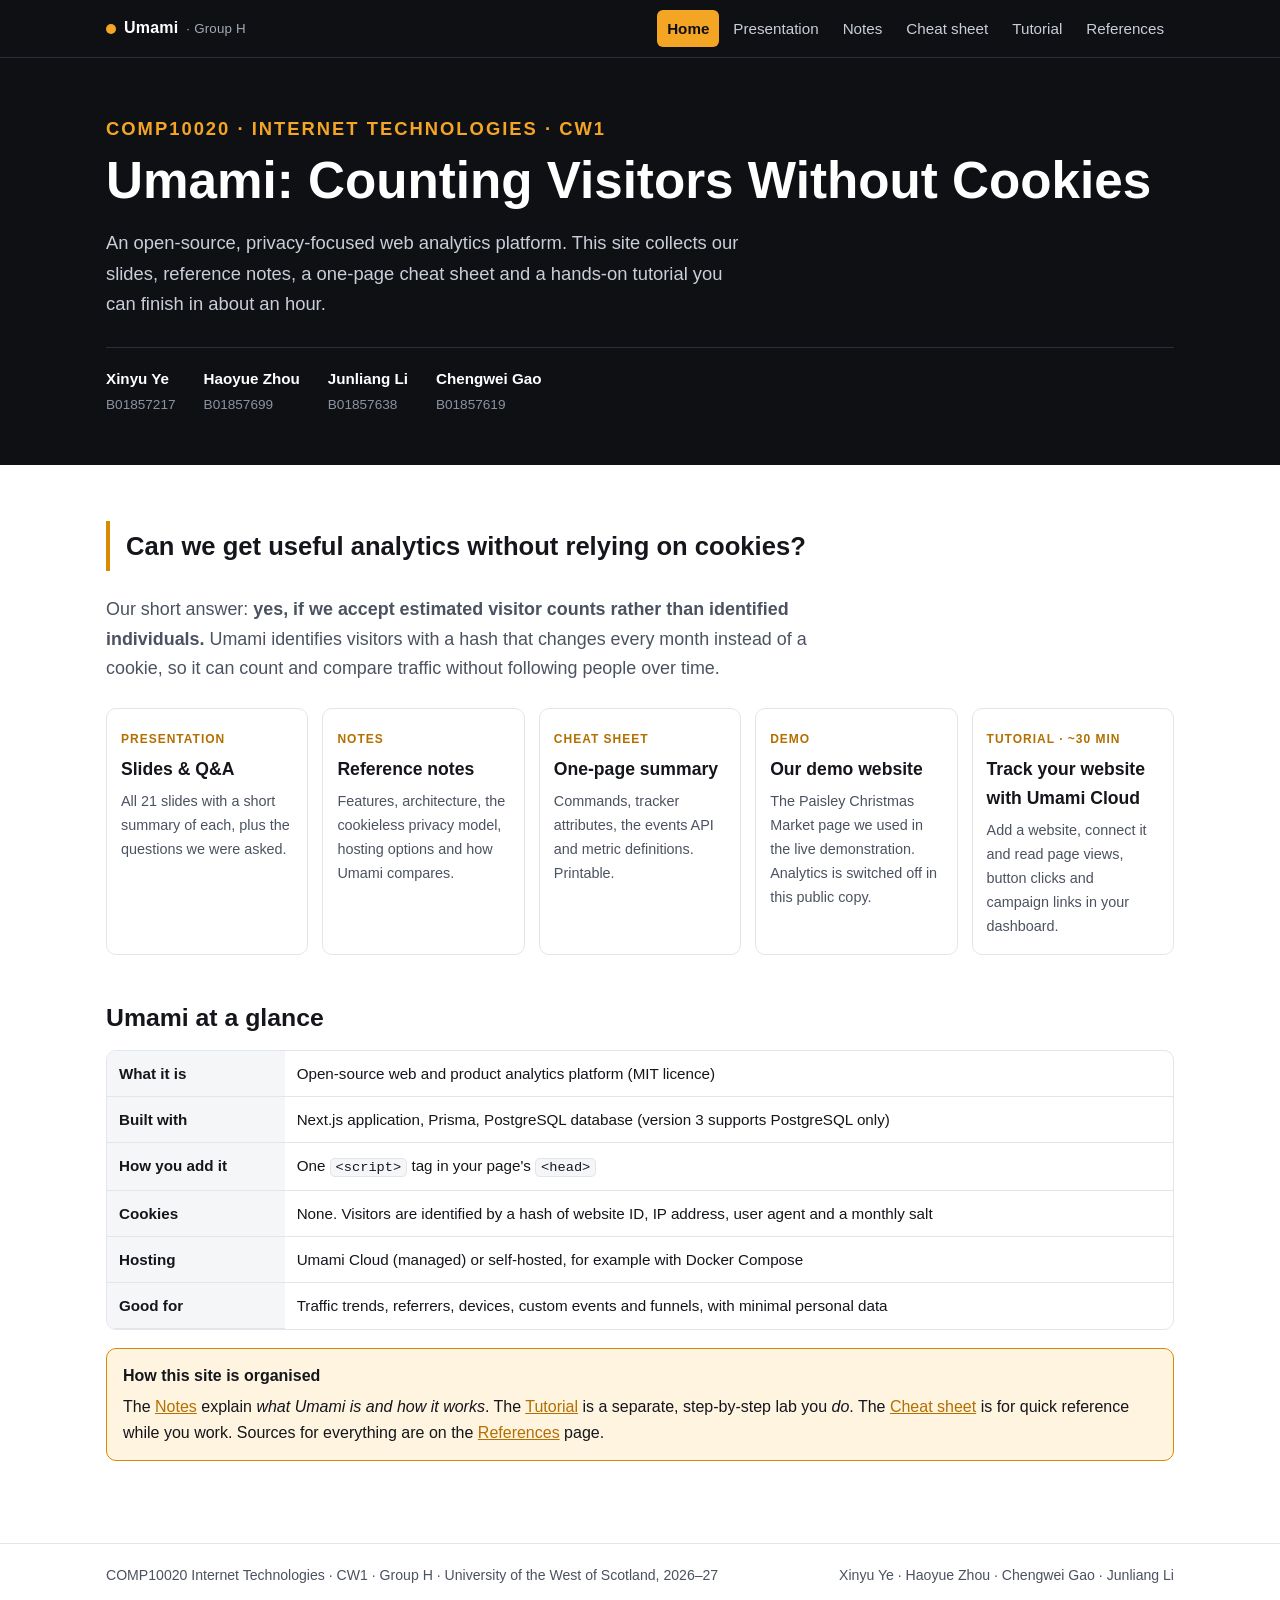
<file: index.html>
<!doctype html>
<html lang="en-GB">
<head>
<meta charset="utf-8">
<meta name="viewport" content="width=device-width, initial-scale=1">
<title>Umami: Counting Visitors Without Cookies</title>
<meta name="description" content="Group H's CW1 site on Umami, an open-source, privacy-focused web analytics tool.">
<link rel="stylesheet" href="assets/style.css">
<script src="assets/main.js" defer></script>
</head>
<body>
<header class="site-header"><div class="inner">
  <a class="brand" href="index.html"><span class="dot"></span>Umami <small>&middot; Group H</small></a>
  <nav class="nav" aria-label="Main">
    <a href="index.html">Home</a>
    <a href="presentation.html">Presentation</a>
    <a href="notes.html">Notes</a>
    <a href="cheatsheet.html">Cheat sheet</a>
    <a href="tutorial.html">Tutorial</a>
    <a href="references.html">References</a>
  </nav>
</div></header>
<section class="hero"><div class="inner">
  <p class="eyebrow">COMP10020 &middot; Internet Technologies &middot; CW1</p>
  <h1>Umami: Counting Visitors Without Cookies</h1>
  <p>An open-source, privacy-focused web analytics platform. This site collects our slides, reference notes, a one-page cheat sheet and a hands-on tutorial you can finish in about an hour.</p>
  <div class="team">
    <div><b>Xinyu Ye</b><span>B01857217</span></div>
    <div><b>Haoyue Zhou</b><span>B01857699</span></div>
    <div><b>Junliang Li</b><span>B01857638</span></div>
    <div><b>Chengwei Gao</b><span>B01857619</span></div>
  </div>
</div></section>

<main class="wrap">
  <p class="question">Can we get useful analytics without relying on cookies?</p>
  <p class="lead">Our short answer: <strong>yes, if we accept estimated visitor counts rather than identified individuals.</strong> Umami identifies visitors with a hash that changes every month instead of a cookie, so it can count and compare traffic without following people over time.</p>

  <div class="grid cards-row">
    <a class="card" href="presentation.html"><span class="tag">Presentation</span><h3>Slides &amp; Q&amp;A</h3><p>All 21 slides with a short summary of each, plus the questions we were asked.</p></a>
    <a class="card" href="notes.html"><span class="tag">Notes</span><h3>Reference notes</h3><p>Features, architecture, the cookieless privacy model, hosting options and how Umami compares.</p></a>
    <a class="card" href="cheatsheet.html"><span class="tag">Cheat sheet</span><h3>One-page summary</h3><p>Commands, tracker attributes, the events API and metric definitions. Printable.</p></a>
    <a class="card" href="demo/index.html"><span class="tag">Demo</span><h3>Our demo website</h3><p>The Paisley Christmas Market page we used in the live demonstration. Analytics is switched off in this public copy.</p></a>
    <a class="card" href="tutorial.html"><span class="tag">Tutorial &middot; ~30 min</span><h3>Track your website with Umami Cloud</h3><p>Add a website, connect it and read page views, button clicks and campaign links in your dashboard.</p></a>
  </div>

  <h2>Umami at a glance</h2>
  <div class="table-wrap"><table>
    <tr><th>What it is</th><td>Open-source web and product analytics platform (MIT licence)</td></tr>
    <tr><th>Built with</th><td>Next.js application, Prisma, PostgreSQL database (version 3 supports PostgreSQL only)</td></tr>
    <tr><th>How you add it</th><td>One <code>&lt;script&gt;</code> tag in your page's <code>&lt;head&gt;</code></td></tr>
    <tr><th>Cookies</th><td>None. Visitors are identified by a hash of website ID, IP address, user agent and a monthly salt</td></tr>
    <tr><th>Hosting</th><td>Umami Cloud (managed) or self-hosted, for example with Docker Compose</td></tr>
    <tr><th>Good for</th><td>Traffic trends, referrers, devices, custom events and funnels, with minimal personal data</td></tr>
  </table></div>

  <div class="callout key">
    <span class="label">How this site is organised</span>
    The <a href="notes.html">Notes</a> explain <em>what Umami is and how it works</em>. The <a href="tutorial.html">Tutorial</a> is a separate, step-by-step lab you <em>do</em>. The <a href="cheatsheet.html">Cheat sheet</a> is for quick reference while you work. Sources for everything are on the <a href="references.html">References</a> page.
  </div>
</main>

<footer class="site-footer"><div class="inner">
  <span>COMP10020 Internet Technologies &middot; CW1 &middot; Group H &middot; University of the West of Scotland, 2026&ndash;27</span>
  <span>Xinyu Ye &middot; Haoyue Zhou &middot; Chengwei Gao &middot; Junliang Li</span>
</div></footer>
</body>
</html>
</file>
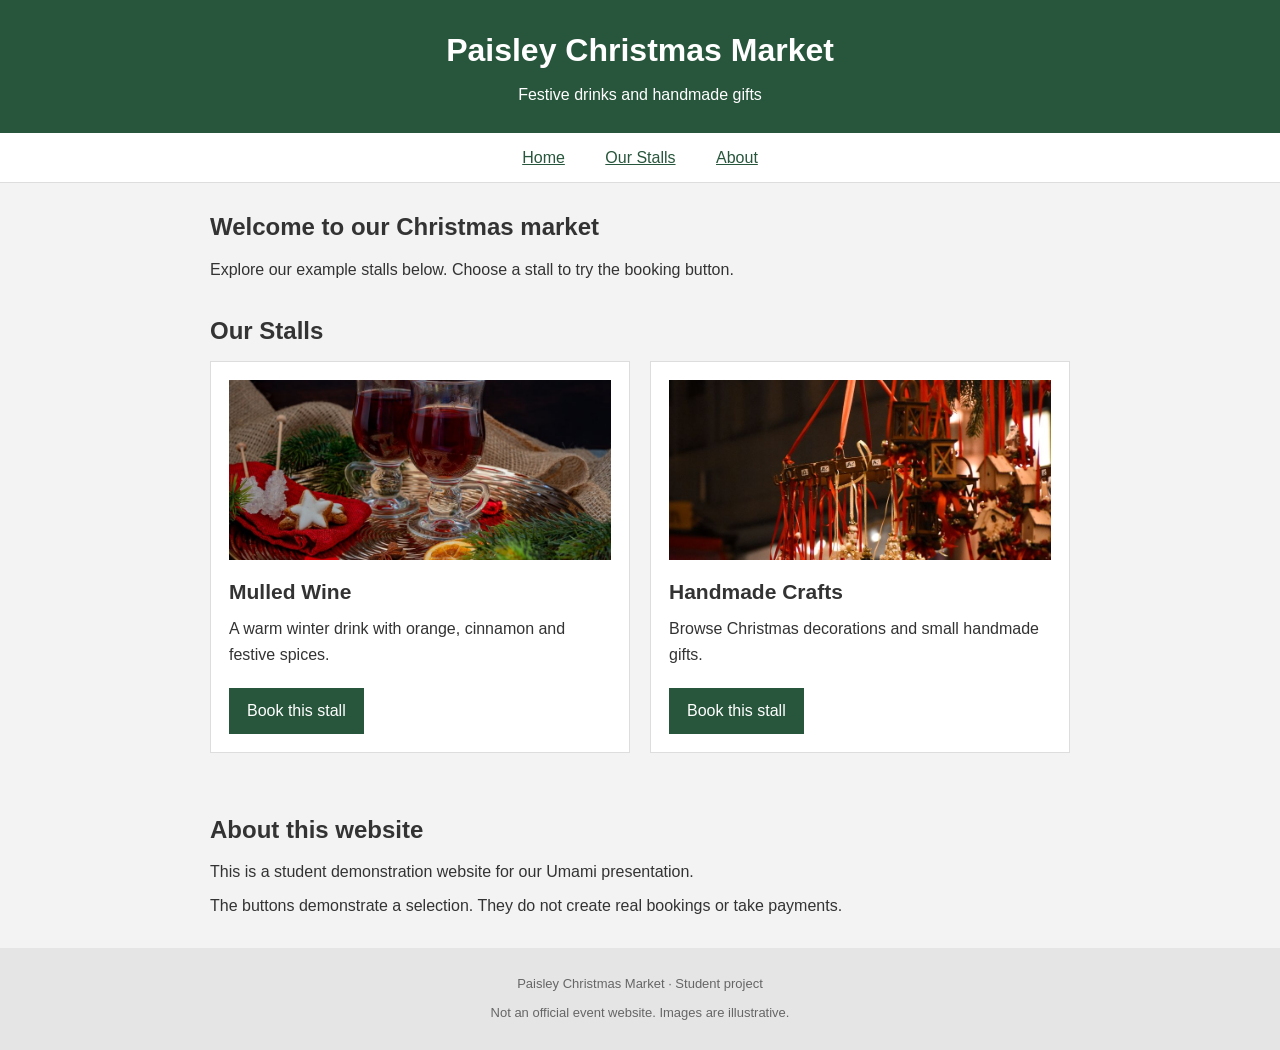
<file: demo/index.html>
<!DOCTYPE html>
<html lang="en">
<head>
  <meta charset="UTF-8">
  <meta name="viewport" content="width=device-width, initial-scale=1.0">
  <meta name="description" content="A simple Paisley Christmas Market website for a student presentation.">
  <title>Paisley Christmas Market</title>
  <link rel="stylesheet" href="styles.css">
  <script src="umami-config.js" defer></script>
  <script src="app.js" defer></script>
</head>
<body>
  <header>
    <h1>Paisley Christmas Market</h1>
    <p>Festive drinks and handmade gifts</p>
  </header>

  <nav aria-label="Main navigation">
    <a href="#welcome">Home</a>
    <a href="#stalls">Our Stalls</a>
    <a href="#about">About</a>
  </nav>

  <main>
    <section id="welcome">
      <h2>Welcome to our Christmas market</h2>
      <p>Explore our example stalls below. Choose a stall to try the booking button.</p>
    </section>

    <section id="stalls">
      <h2>Our Stalls</h2>
      <div class="stall-list">
        <article class="stall">
          <img src="assets/mulled-wine.jpg" alt="Mulled wine with cinnamon and Christmas biscuits" width="900" height="600">
          <h3>Mulled Wine</h3>
          <p>A warm winter drink with orange, cinnamon and festive spices.</p>
          <!-- Umami event: Book stall. Property: stall = mulled-wine. -->
          <button type="button"
            data-umami-event="Book stall"
            data-umami-event-stall="mulled-wine"
            data-stall-name="Mulled Wine">Book this stall</button>
        </article>

        <article class="stall">
          <img src="assets/crafts.jpg" alt="Christmas ornaments displayed at a craft stall" width="900" height="600">
          <h3>Handmade Crafts</h3>
          <p>Browse Christmas decorations and small handmade gifts.</p>
          <!-- Same event name, a different stall property. -->
          <button type="button"
            data-umami-event="Book stall"
            data-umami-event-stall="crafts"
            data-stall-name="Handmade Crafts">Book this stall</button>
        </article>
      </div>
      <p id="booking-message" class="message" role="status" aria-live="polite" hidden></p>
    </section>

    <section id="about">
      <h2>About this website</h2>
      <p>This is a student demonstration website for our Umami presentation.</p>
      <p>The buttons demonstrate a selection. They do not create real bookings or take payments.</p>
    </section>
  </main>

  <footer>
    <p>Paisley Christmas Market · Student project</p>
    <p>Not an official event website. Images are illustrative.</p>
  </footer>
</body>
</html>
</file>
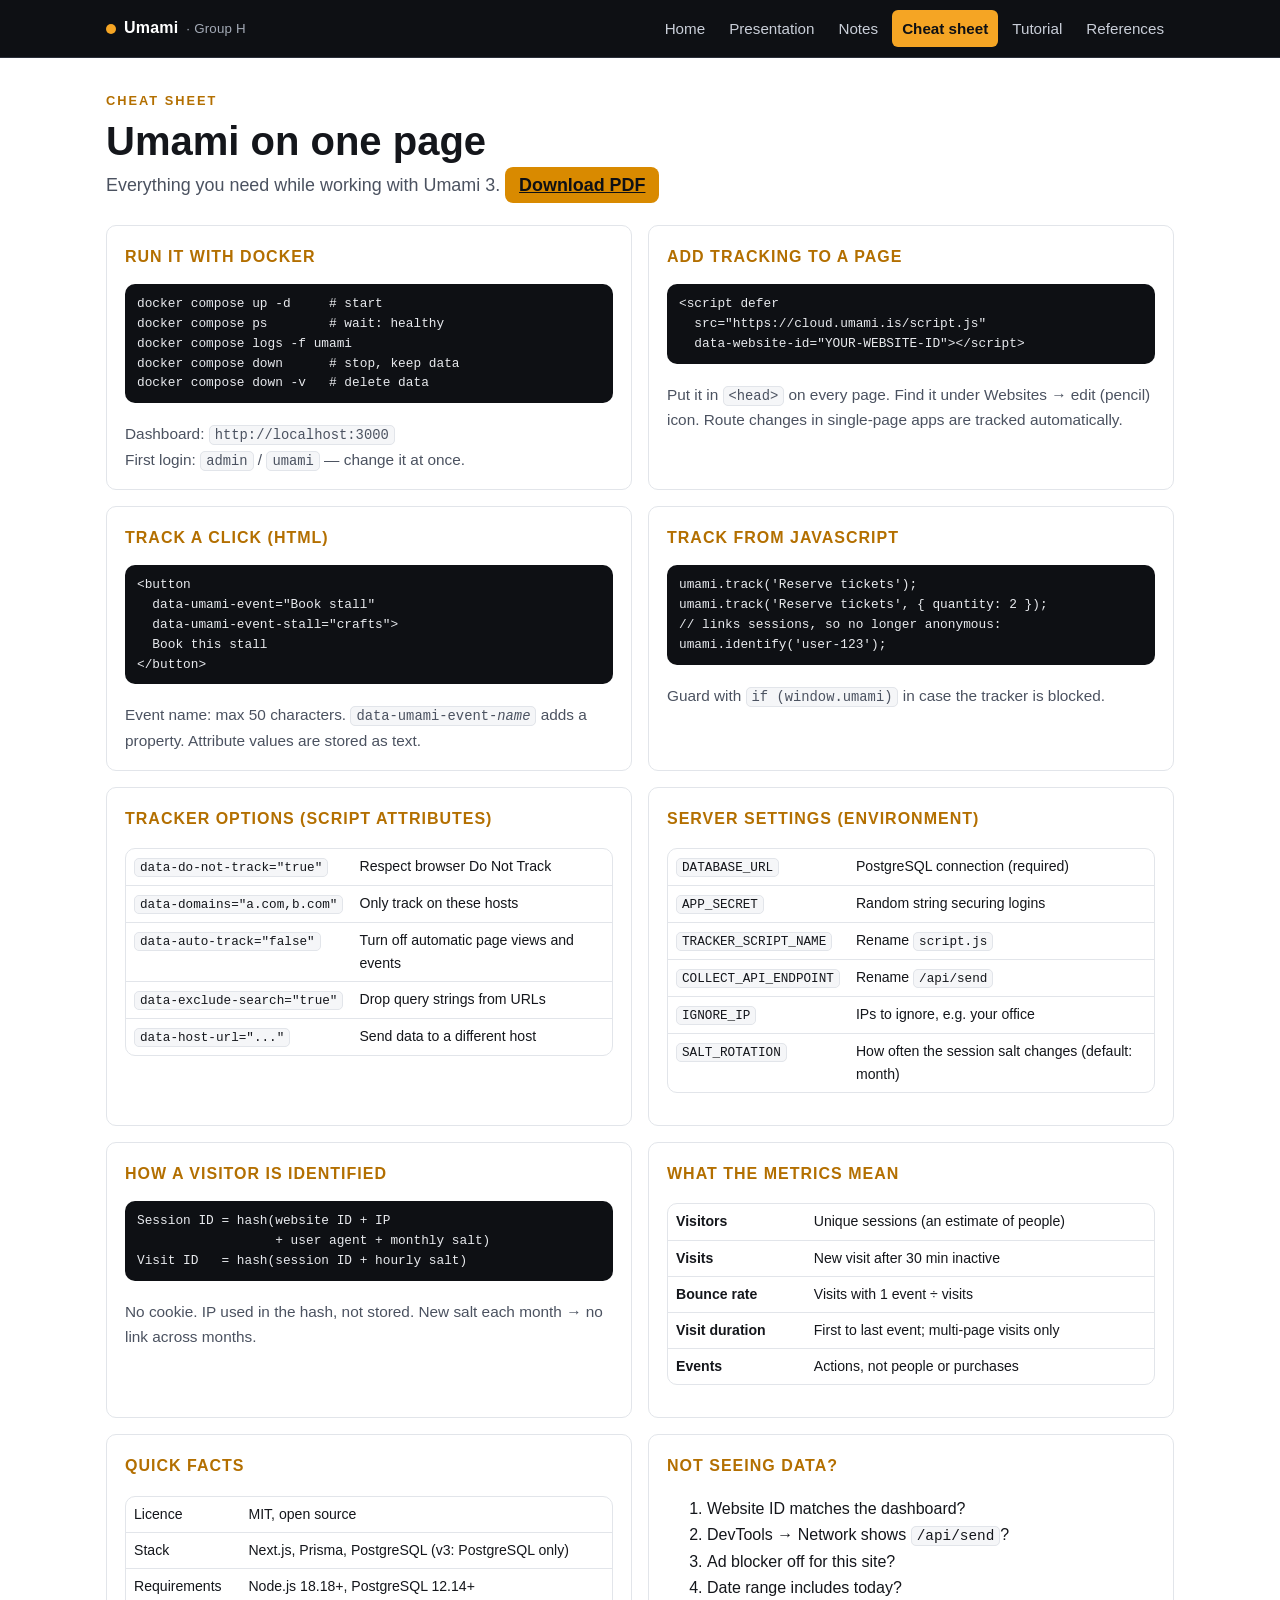
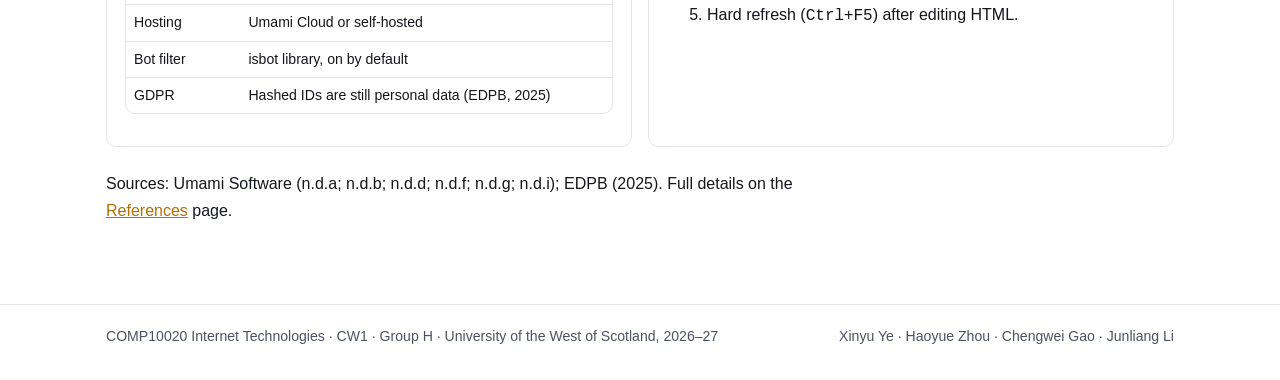
<file: cheatsheet.html>
<!doctype html>
<html lang="en-GB">
<head>
<meta charset="utf-8">
<meta name="viewport" content="width=device-width, initial-scale=1">
<title>Cheat sheet | Umami – Group H</title>
<meta name="description" content="A one-page Umami cheat sheet: commands, tracker attributes, events API and metrics.">
<link rel="stylesheet" href="assets/style.css">
<script src="assets/main.js" defer></script>
</head>
<body>
<header class="site-header"><div class="inner">
  <a class="brand" href="index.html"><span class="dot"></span>Umami <small>&middot; Group H</small></a>
  <nav class="nav" aria-label="Main">
    <a href="index.html">Home</a>
    <a href="presentation.html">Presentation</a>
    <a href="notes.html">Notes</a>
    <a href="cheatsheet.html">Cheat sheet</a>
    <a href="tutorial.html">Tutorial</a>
    <a href="references.html">References</a>
  </nav>
</div></header>
<main class="wrap">
  <p class="eyebrow">Cheat sheet</p>
  <h1 class="page-title">Umami on one page</h1>
  <p class="lead">Everything you need while working with Umami 3. <a class="print-btn no-print" href="cheatsheet.pdf" download>Download PDF</a></p>

  <div class="sheet">
    <div class="card">
      <h3>Run it with Docker</h3>
<div class="code"><pre>docker compose up -d     # start
docker compose ps        # wait: healthy
docker compose logs -f umami
docker compose down      # stop, keep data
docker compose down -v   # delete data</pre></div>
      <p>Dashboard: <code>http://localhost:3000</code><br>First login: <code>admin</code> / <code>umami</code> &mdash; change it at once.</p>
    </div>

    <div class="card">
      <h3>Add tracking to a page</h3>
<div class="code"><pre>&lt;script defer
  src="https://cloud.umami.is/script.js"
  data-website-id="YOUR-WEBSITE-ID"&gt;&lt;/script&gt;</pre></div>
      <p>Put it in <code>&lt;head&gt;</code> on every page. Find it under Websites &rarr; edit (pencil) icon. Route changes in single-page apps are tracked automatically.</p>
    </div>

    <div class="card">
      <h3>Track a click (HTML)</h3>
<div class="code"><pre>&lt;button
  data-umami-event="Book stall"
  data-umami-event-stall="crafts"&gt;
  Book this stall
&lt;/button&gt;</pre></div>
      <p>Event name: max 50 characters. <code>data-umami-event-<i>name</i></code> adds a property. Attribute values are stored as text.</p>
    </div>

    <div class="card">
      <h3>Track from JavaScript</h3>
<div class="code"><pre>umami.track('Reserve tickets');
umami.track('Reserve tickets', { quantity: 2 });
// links sessions, so no longer anonymous:
umami.identify('user-123');</pre></div>
      <p>Guard with <code>if (window.umami)</code> in case the tracker is blocked.</p>
    </div>

    <div class="card">
      <h3>Tracker options (script attributes)</h3>
      <div class="table-wrap"><table>
        <tr><td><code>data-do-not-track="true"</code></td><td>Respect browser Do Not Track</td></tr>
        <tr><td><code>data-domains="a.com,b.com"</code></td><td>Only track on these hosts</td></tr>
        <tr><td><code>data-auto-track="false"</code></td><td>Turn off automatic page views and events</td></tr>
        <tr><td><code>data-exclude-search="true"</code></td><td>Drop query strings from URLs</td></tr>
        <tr><td><code>data-host-url="..."</code></td><td>Send data to a different host</td></tr>
      </table></div>
    </div>

    <div class="card">
      <h3>Server settings (environment)</h3>
      <div class="table-wrap"><table>
        <tr><td><code>DATABASE_URL</code></td><td>PostgreSQL connection (required)</td></tr>
        <tr><td><code>APP_SECRET</code></td><td>Random string securing logins</td></tr>
        <tr><td><code>TRACKER_SCRIPT_NAME</code></td><td>Rename <code>script.js</code></td></tr>
        <tr><td><code>COLLECT_API_ENDPOINT</code></td><td>Rename <code>/api/send</code></td></tr>
        <tr><td><code>IGNORE_IP</code></td><td>IPs to ignore, e.g. your office</td></tr>
        <tr><td><code>SALT_ROTATION</code></td><td>How often the session salt changes (default: month)</td></tr>
      </table></div>
    </div>

    <div class="card">
      <h3>How a visitor is identified</h3>
<div class="code"><pre>Session ID = hash(website ID + IP
                  + user agent + monthly salt)
Visit ID   = hash(session ID + hourly salt)</pre></div>
      <p>No cookie. IP used in the hash, not stored. New salt each month &rarr; no link across months.</p>
    </div>

    <div class="card">
      <h3>What the metrics mean</h3>
      <div class="table-wrap"><table>
        <tr><td><b>Visitors</b></td><td>Unique sessions (an estimate of people)</td></tr>
        <tr><td><b>Visits</b></td><td>New visit after 30 min inactive</td></tr>
        <tr><td><b>Bounce rate</b></td><td>Visits with 1 event &divide; visits</td></tr>
        <tr><td><b>Visit duration</b></td><td>First to last event; multi-page visits only</td></tr>
        <tr><td><b>Events</b></td><td>Actions, not people or purchases</td></tr>
      </table></div>
    </div>

    <div class="card">
      <h3>Quick facts</h3>
      <div class="table-wrap"><table>
        <tr><td>Licence</td><td>MIT, open source</td></tr>
        <tr><td>Stack</td><td>Next.js, Prisma, PostgreSQL (v3: PostgreSQL only)</td></tr>
        <tr><td>Requirements</td><td>Node.js 18.18+, PostgreSQL 12.14+</td></tr>
        <tr><td>Hosting</td><td>Umami Cloud or self-hosted</td></tr>
        <tr><td>Bot filter</td><td>isbot library, on by default</td></tr>
        <tr><td>GDPR</td><td>Hashed IDs are still personal data (EDPB, 2025)</td></tr>
      </table></div>
    </div>

    <div class="card">
      <h3>Not seeing data?</h3>
      <ol>
        <li>Website ID matches the dashboard?</li>
        <li>DevTools &rarr; Network shows <code>/api/send</code>?</li>
        <li>Ad blocker off for this site?</li>
        <li>Date range includes today?</li>
        <li>Hard refresh (<kbd>Ctrl</kbd>+<kbd>F5</kbd>) after editing HTML.</li>
      </ol>
    </div>
  </div>
  <p class="no-print" style="margin-top:24px">Sources: Umami Software (n.d.a; n.d.b; n.d.d; n.d.f; n.d.g; n.d.i); EDPB (2025). Full details on the <a href="references.html">References</a> page.</p>
</main>

<footer class="site-footer"><div class="inner">
  <span>COMP10020 Internet Technologies &middot; CW1 &middot; Group H &middot; University of the West of Scotland, 2026&ndash;27</span>
  <span>Xinyu Ye &middot; Haoyue Zhou &middot; Chengwei Gao &middot; Junliang Li</span>
</div></footer>
</body>
</html>
</file>
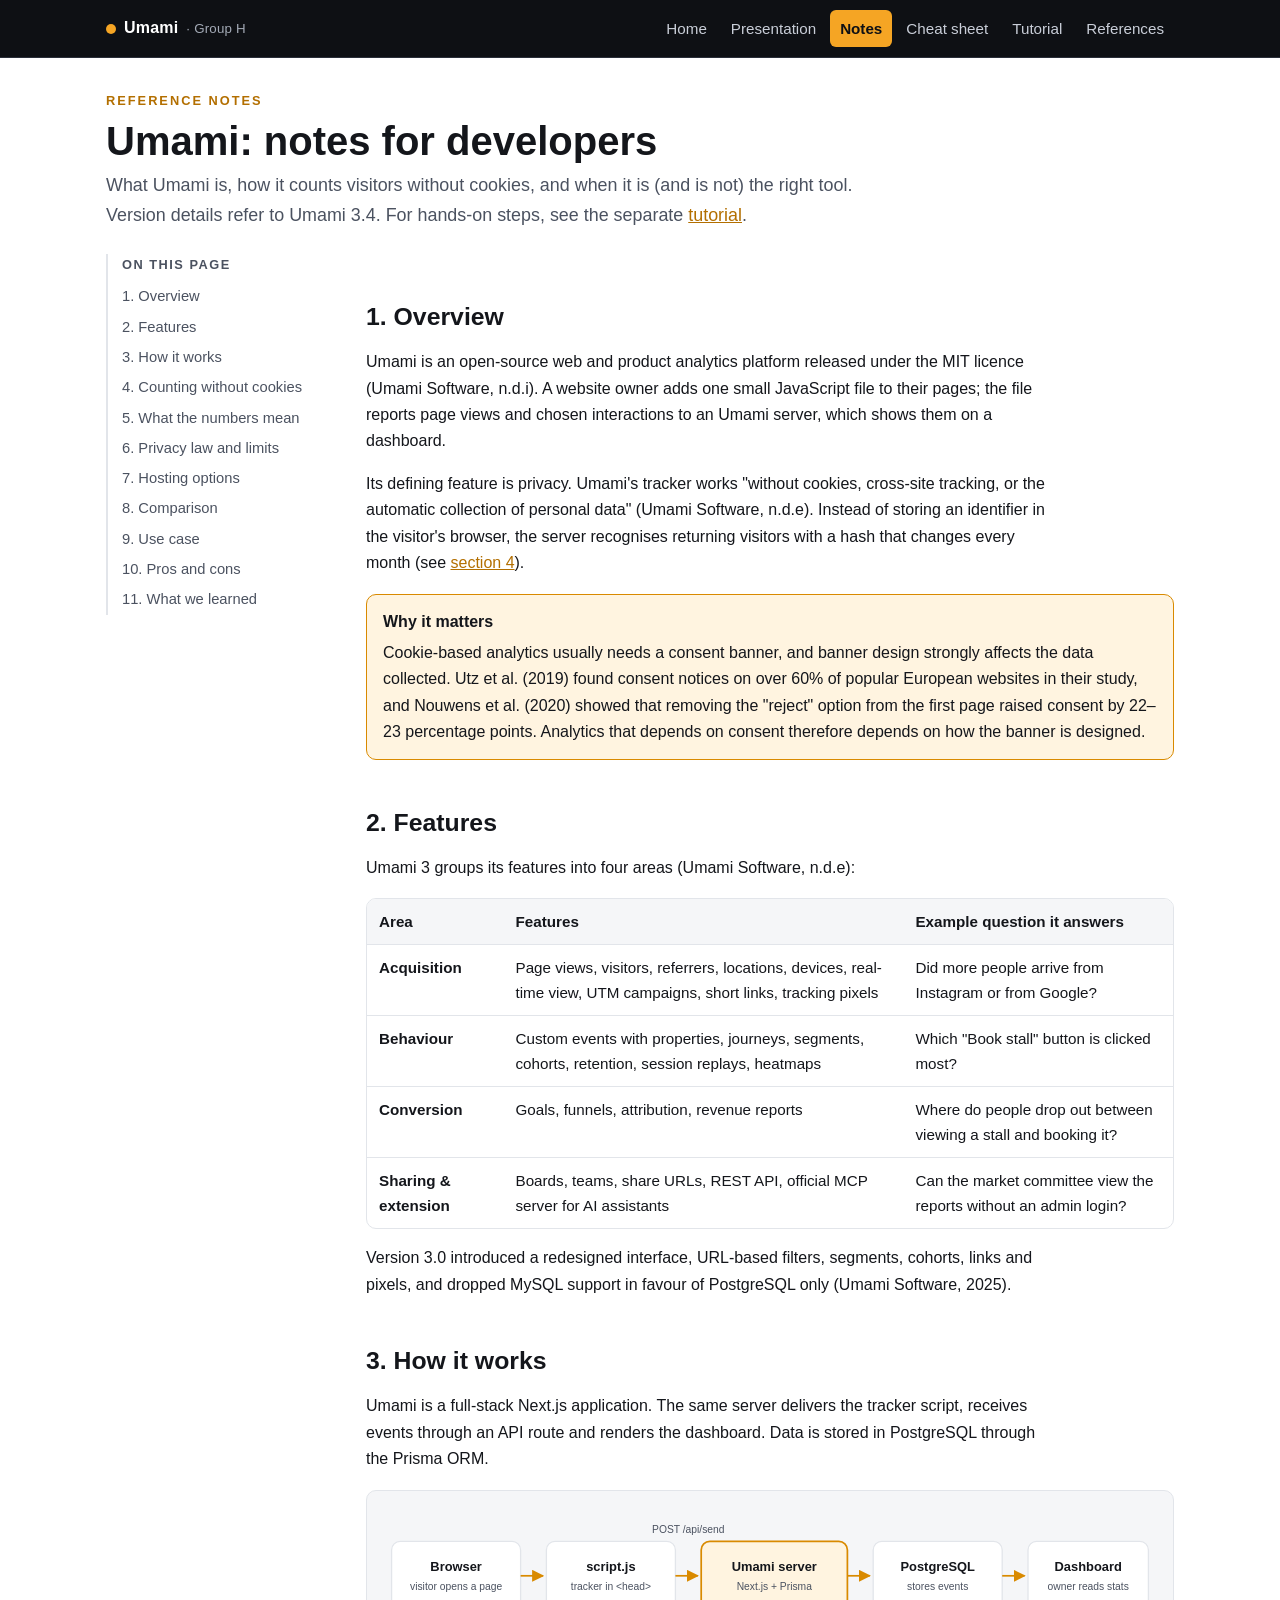
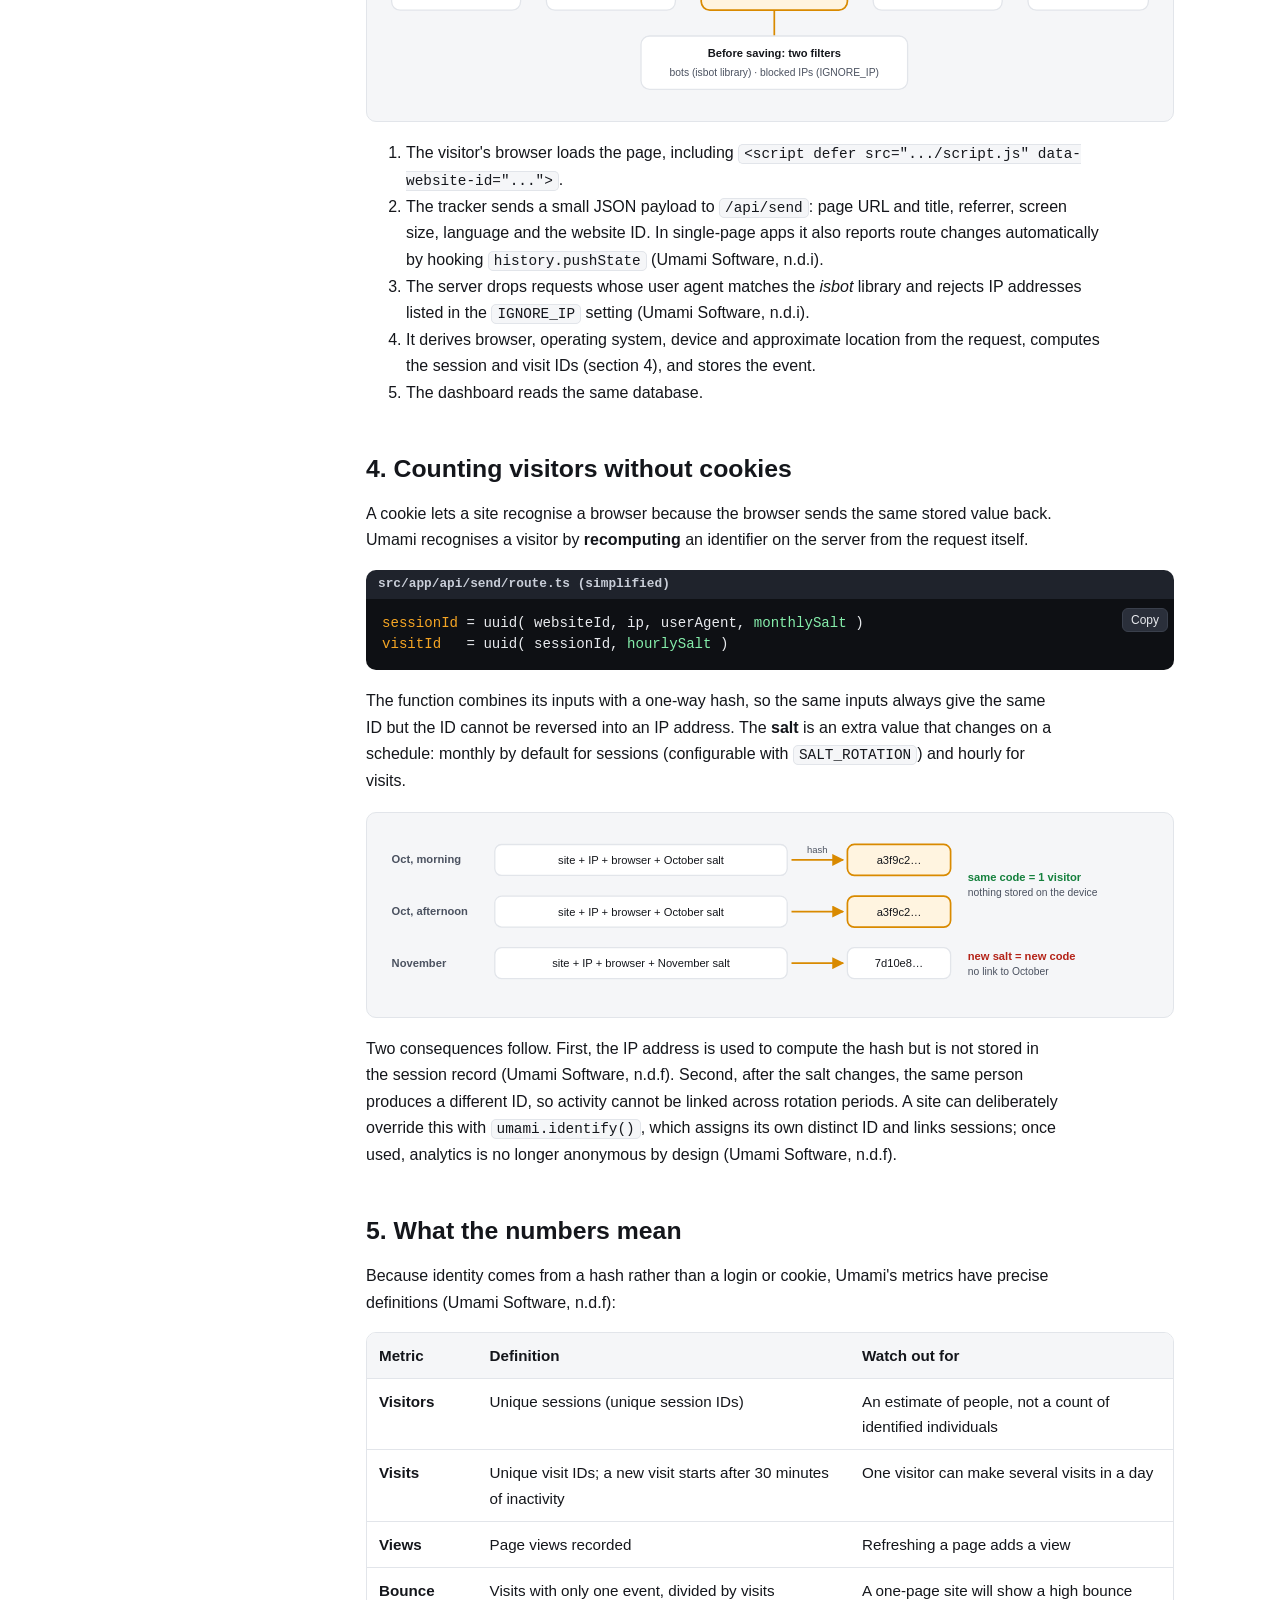
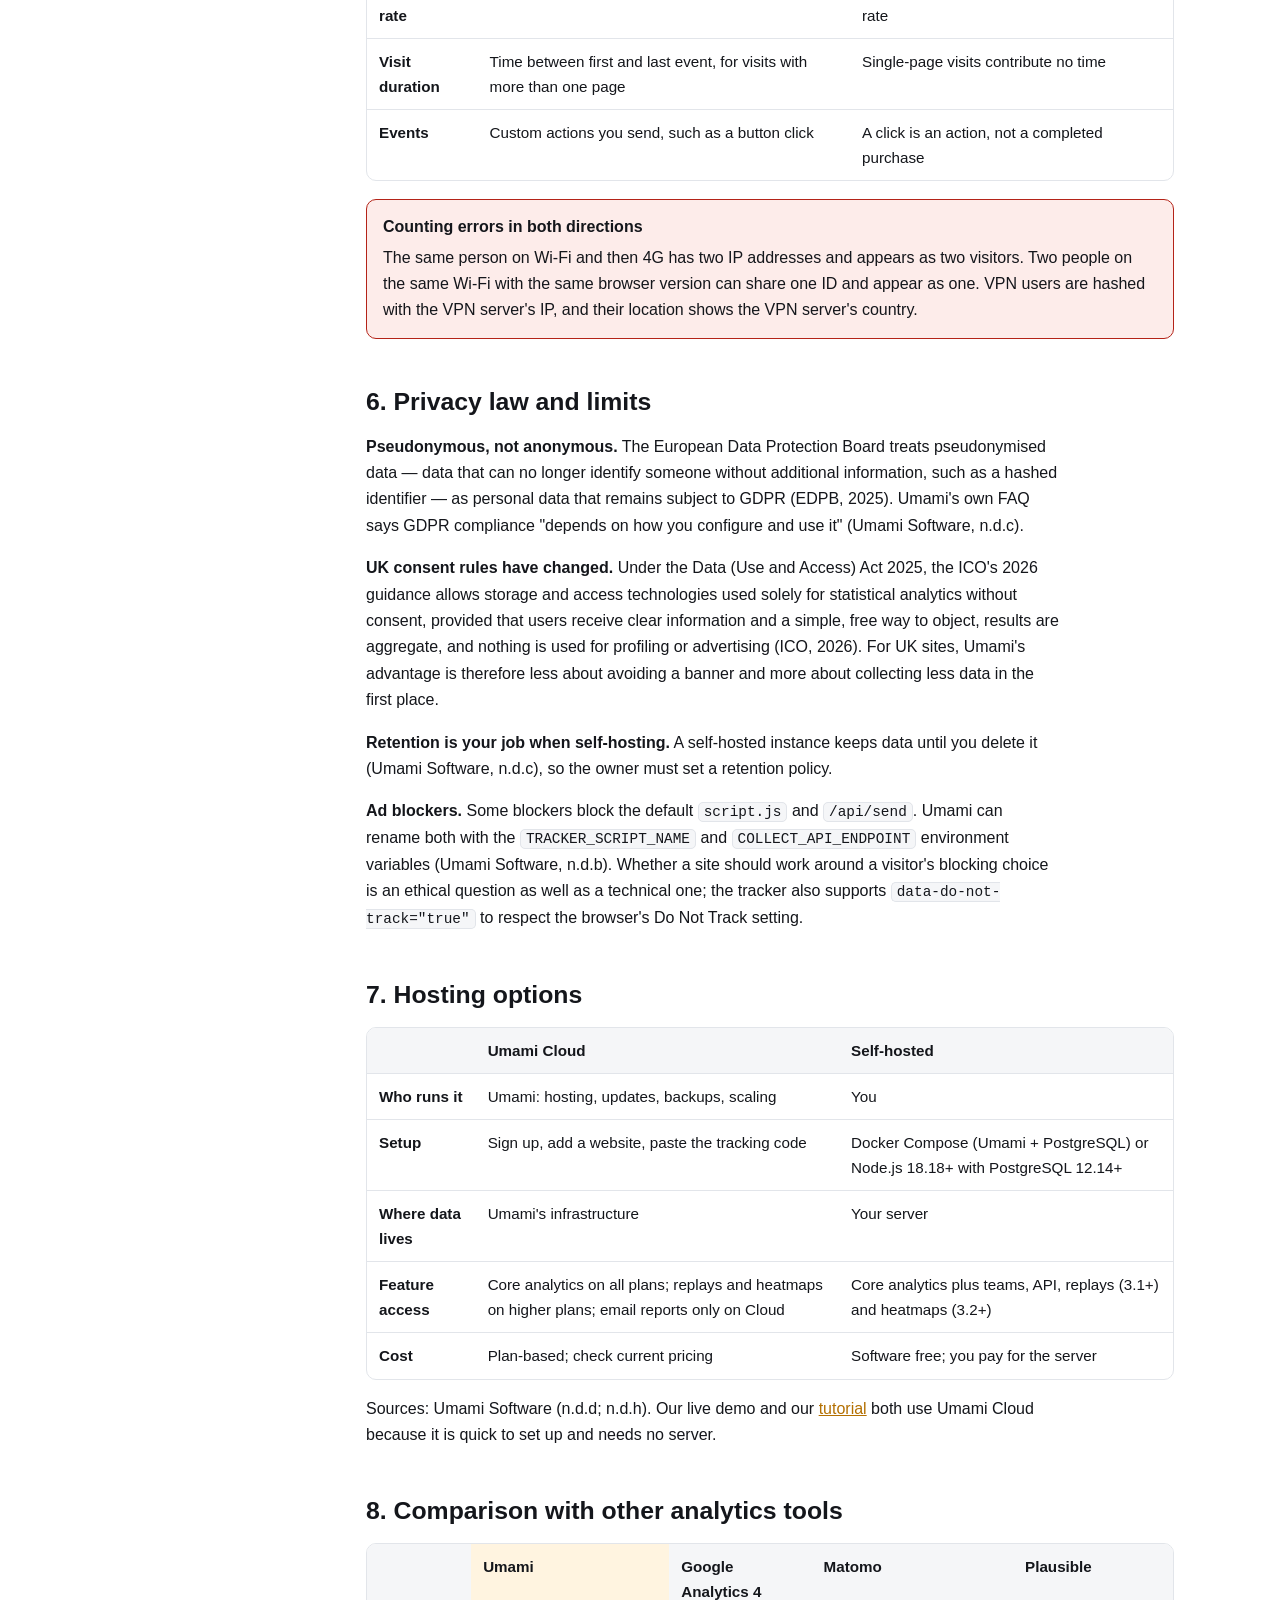
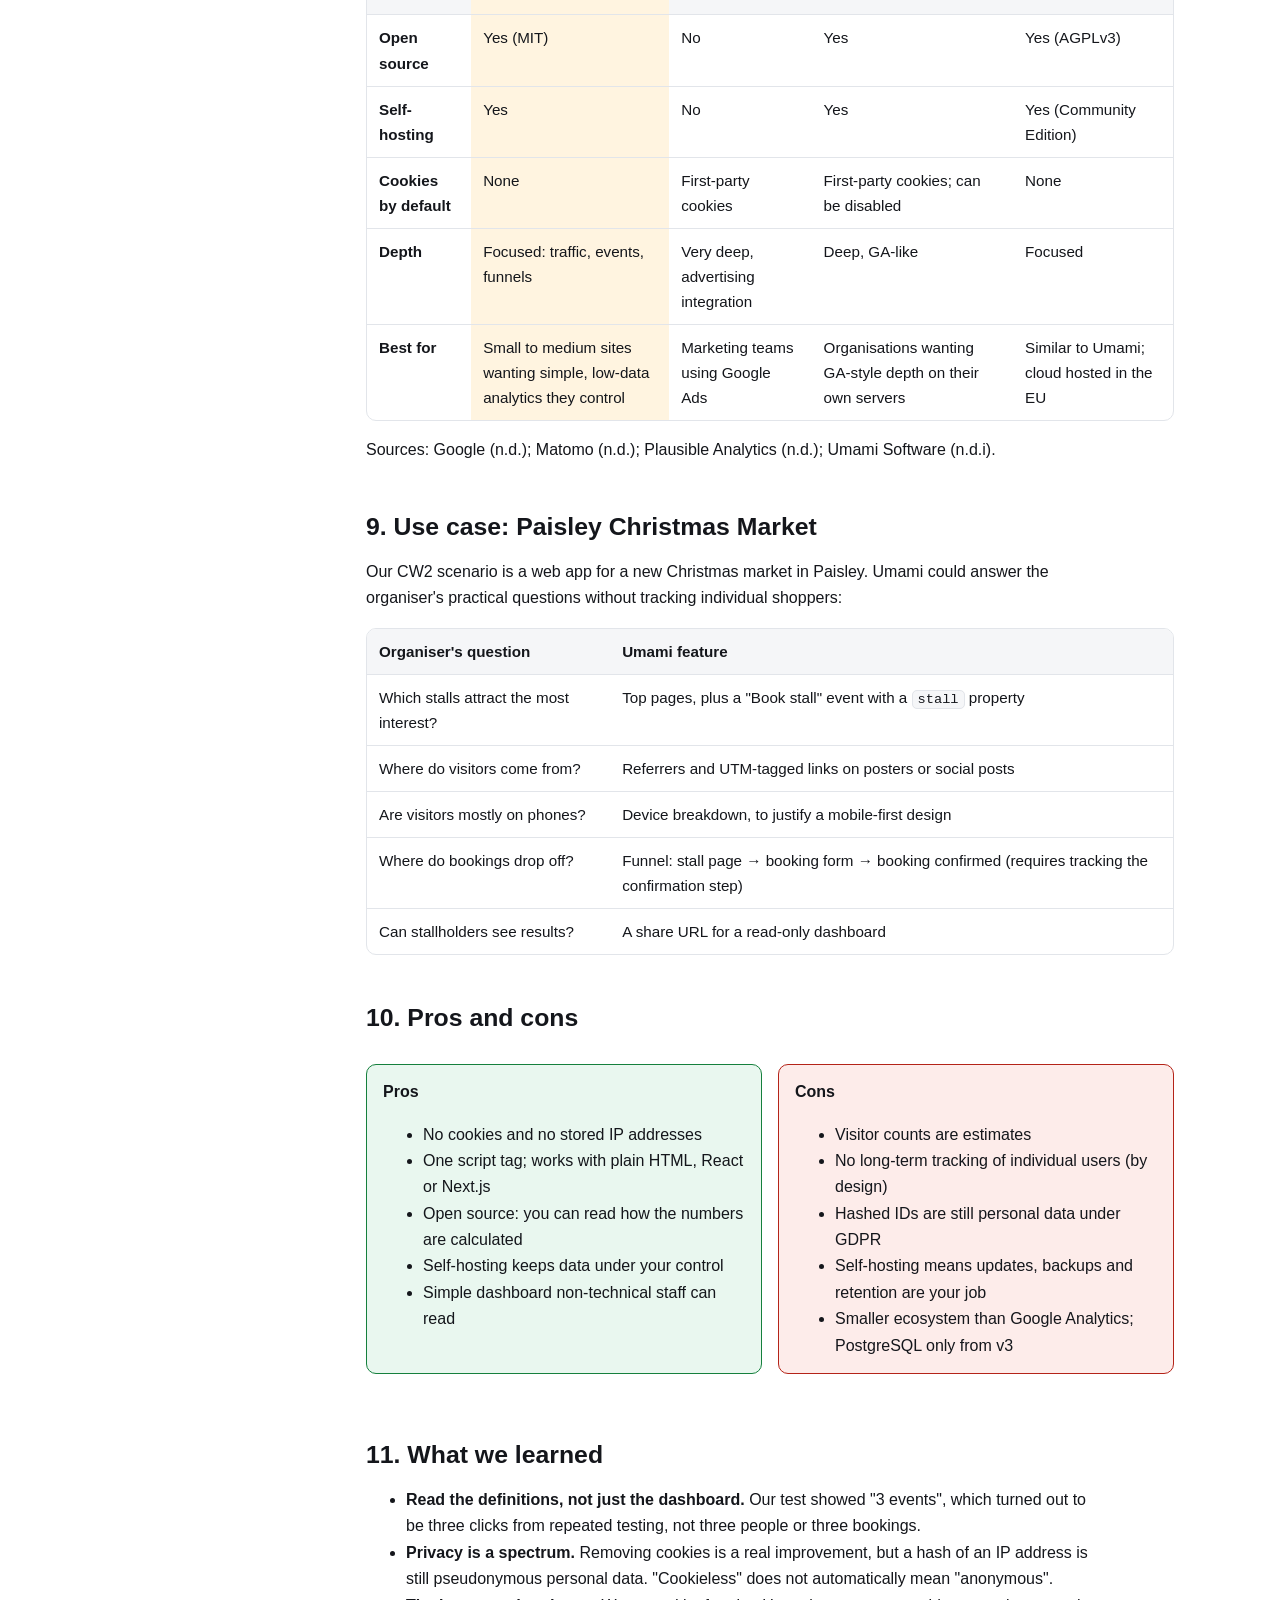
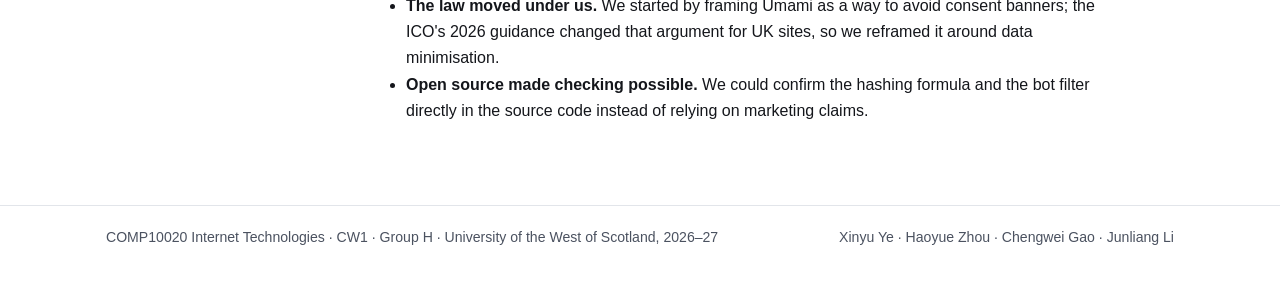
<file: notes.html>
<!doctype html>
<html lang="en-GB">
<head>
<meta charset="utf-8">
<meta name="viewport" content="width=device-width, initial-scale=1">
<title>Notes | Umami – Group H</title>
<meta name="description" content="Reference notes on Umami: features, architecture, privacy model, hosting and comparisons.">
<link rel="stylesheet" href="assets/style.css">
<script src="assets/main.js" defer></script>
</head>
<body>
<header class="site-header"><div class="inner">
  <a class="brand" href="index.html"><span class="dot"></span>Umami <small>&middot; Group H</small></a>
  <nav class="nav" aria-label="Main">
    <a href="index.html">Home</a>
    <a href="presentation.html">Presentation</a>
    <a href="notes.html">Notes</a>
    <a href="cheatsheet.html">Cheat sheet</a>
    <a href="tutorial.html">Tutorial</a>
    <a href="references.html">References</a>
  </nav>
</div></header>
<main class="wrap">
  <p class="eyebrow">Reference notes</p>
  <h1 class="page-title">Umami: notes for developers</h1>
  <p class="lead">What Umami is, how it counts visitors without cookies, and when it is (and is not) the right tool. Version details refer to Umami 3.4. For hands-on steps, see the separate <a href="tutorial.html">tutorial</a>.</p>

  <div class="with-toc">
    <nav class="toc" aria-label="On this page">
      <strong>On this page</strong>
      <a href="#overview">1. Overview</a>
      <a href="#features">2. Features</a>
      <a href="#architecture">3. How it works</a>
      <a href="#privacy">4. Counting without cookies</a>
      <a href="#metrics">5. What the numbers mean</a>
      <a href="#law">6. Privacy law and limits</a>
      <a href="#hosting">7. Hosting options</a>
      <a href="#compare">8. Comparison</a>
      <a href="#usecase">9. Use case</a>
      <a href="#proscons">10. Pros and cons</a>
      <a href="#learned">11. What we learned</a>
    </nav>

    <div>
      <h2 id="overview">1. Overview</h2>
      <p>Umami is an open-source web and product analytics platform released under the MIT licence (Umami Software, n.d.i). A website owner adds one small JavaScript file to their pages; the file reports page views and chosen interactions to an Umami server, which shows them on a dashboard.</p>
      <p>Its defining feature is privacy. Umami's tracker works "without cookies, cross-site tracking, or the automatic collection of personal data" (Umami Software, n.d.e). Instead of storing an identifier in the visitor's browser, the server recognises returning visitors with a hash that changes every month (see <a href="#privacy">section 4</a>).</p>
      <div class="callout key">
        <span class="label">Why it matters</span>
        Cookie-based analytics usually needs a consent banner, and banner design strongly affects the data collected. Utz et al. (2019) found consent notices on over 60% of popular European websites in their study, and Nouwens et al. (2020) showed that removing the "reject" option from the first page raised consent by 22&ndash;23 percentage points. Analytics that depends on consent therefore depends on how the banner is designed.
      </div>

      <h2 id="features">2. Features</h2>
      <p>Umami 3 groups its features into four areas (Umami Software, n.d.e):</p>
      <div class="table-wrap"><table>
        <tr><th>Area</th><th>Features</th><th>Example question it answers</th></tr>
        <tr><td><b>Acquisition</b></td><td>Page views, visitors, referrers, locations, devices, real-time view, UTM campaigns, short links, tracking pixels</td><td>Did more people arrive from Instagram or from Google?</td></tr>
        <tr><td><b>Behaviour</b></td><td>Custom events with properties, journeys, segments, cohorts, retention, session replays, heatmaps</td><td>Which "Book stall" button is clicked most?</td></tr>
        <tr><td><b>Conversion</b></td><td>Goals, funnels, attribution, revenue reports</td><td>Where do people drop out between viewing a stall and booking it?</td></tr>
        <tr><td><b>Sharing &amp; extension</b></td><td>Boards, teams, share URLs, REST API, official MCP server for AI assistants</td><td>Can the market committee view the reports without an admin login?</td></tr>
      </table></div>
      <p>Version 3.0 introduced a redesigned interface, URL-based filters, segments, cohorts, links and pixels, and dropped MySQL support in favour of PostgreSQL only (Umami Software, 2025).</p>

      <h2 id="architecture">3. How it works</h2>
      <p>Umami is a full-stack Next.js application. The same server delivers the tracker script, receives events through an API route and renders the dashboard. Data is stored in PostgreSQL through the Prisma ORM.</p>
      <div class="diagram" role="img" aria-label="Data flow: browser loads script.js, which sends a POST to /api/send on the Umami Next.js server; the server filters bots and blocked IPs, writes to PostgreSQL, and the owner reads the dashboard.">
        <svg viewBox="0 0 900 230" xmlns="http://www.w3.org/2000/svg">
          <defs><marker id="ah" viewBox="0 0 10 10" refX="9" refY="5" markerWidth="7" markerHeight="7" orient="auto"><path d="M0 0L10 5L0 10z" class="arrowhead"/></marker></defs>
          <rect class="box" x="10" y="40" width="150" height="80" rx="10"/>
          <text x="85" y="75" text-anchor="middle" font-weight="700" font-size="15">Browser</text>
          <text x="85" y="97" text-anchor="middle" font-size="12" class="muted">visitor opens a page</text>
          <rect class="box" x="190" y="40" width="150" height="80" rx="10"/>
          <text x="265" y="75" text-anchor="middle" font-weight="700" font-size="15">script.js</text>
          <text x="265" y="97" text-anchor="middle" font-size="12" class="muted">tracker in &lt;head&gt;</text>
          <rect class="box accent" x="370" y="40" width="170" height="80" rx="10"/>
          <text x="455" y="75" text-anchor="middle" font-weight="700" font-size="15">Umami server</text>
          <text x="455" y="97" text-anchor="middle" font-size="12" class="muted">Next.js + Prisma</text>
          <rect class="box" x="570" y="40" width="150" height="80" rx="10"/>
          <text x="645" y="75" text-anchor="middle" font-weight="700" font-size="15">PostgreSQL</text>
          <text x="645" y="97" text-anchor="middle" font-size="12" class="muted">stores events</text>
          <rect class="box" x="750" y="40" width="140" height="80" rx="10"/>
          <text x="820" y="75" text-anchor="middle" font-weight="700" font-size="15">Dashboard</text>
          <text x="820" y="97" text-anchor="middle" font-size="12" class="muted">owner reads stats</text>
          <path class="arrow" d="M160 80H186" marker-end="url(#ah)"/>
          <path class="arrow" d="M340 80H366" marker-end="url(#ah)"/>
          <path class="arrow" d="M540 80H566" marker-end="url(#ah)"/>
          <path class="arrow" d="M720 80H746" marker-end="url(#ah)"/>
          <text x="355" y="30" text-anchor="middle" font-size="12" font-family="monospace" class="muted">POST /api/send</text>
          <path class="arrow" d="M455 120V150"/>
          <rect class="box" x="300" y="150" width="310" height="62" rx="10"/>
          <text x="455" y="175" text-anchor="middle" font-size="13" font-weight="700">Before saving: two filters</text>
          <text x="455" y="197" text-anchor="middle" font-size="12" class="muted">bots (isbot library) &#183; blocked IPs (IGNORE_IP)</text>
        </svg>
      </div>
      <ol>
        <li>The visitor's browser loads the page, including <code>&lt;script defer src=".../script.js" data-website-id="..."&gt;</code>.</li>
        <li>The tracker sends a small JSON payload to <code>/api/send</code>: page URL and title, referrer, screen size, language and the website ID. In single-page apps it also reports route changes automatically by hooking <code>history.pushState</code> (Umami Software, n.d.i).</li>
        <li>The server drops requests whose user agent matches the <em>isbot</em> library and rejects IP addresses listed in the <code>IGNORE_IP</code> setting (Umami Software, n.d.i).</li>
        <li>It derives browser, operating system, device and approximate location from the request, computes the session and visit IDs (section 4), and stores the event.</li>
        <li>The dashboard reads the same database.</li>
      </ol>

      <h2 id="privacy">4. Counting visitors without cookies</h2>
      <p>A cookie lets a site recognise a browser because the browser sends the same stored value back. Umami recognises a visitor by <strong>recomputing</strong> an identifier on the server from the request itself.</p>
      <div class="code"><div class="file">src/app/api/send/route.ts (simplified)</div><pre><span class="c-key">sessionId</span> = uuid( websiteId, ip, userAgent, <span class="c-str">monthlySalt</span> )
<span class="c-key">visitId</span>   = uuid( sessionId, <span class="c-str">hourlySalt</span> )</pre></div>
      <p>The function combines its inputs with a one-way hash, so the same inputs always give the same ID but the ID cannot be reversed into an IP address. The <strong>salt</strong> is an extra value that changes on a schedule: monthly by default for sessions (configurable with <code>SALT_ROTATION</code>) and hourly for visits.</p>
      <div class="diagram" role="img" aria-label="Same site, IP, browser and October salt give the same ID in the morning and afternoon; in November the salt changes so the ID changes.">
        <svg viewBox="0 0 900 200" xmlns="http://www.w3.org/2000/svg">
          <defs><marker id="ah2" viewBox="0 0 10 10" refX="9" refY="5" markerWidth="7" markerHeight="7" orient="auto"><path d="M0 0L10 5L0 10z" class="arrowhead"/></marker></defs>
          <text x="10" y="40" font-size="13" font-weight="700" class="muted">Oct, morning</text>
          <rect class="box" x="130" y="18" width="340" height="36" rx="8"/><text x="300" y="41" text-anchor="middle" font-size="13">site + IP + browser + October salt</text>
          <path class="arrow" d="M475 36H535" marker-end="url(#ah2)"/><text x="505" y="28" text-anchor="middle" font-size="11" class="muted">hash</text>
          <rect class="box accent" x="540" y="18" width="120" height="36" rx="8"/><text x="600" y="41" text-anchor="middle" font-size="13" font-family="monospace">a3f9c2&#8230;</text>
          <text x="10" y="100" font-size="13" font-weight="700" class="muted">Oct, afternoon</text>
          <rect class="box" x="130" y="78" width="340" height="36" rx="8"/><text x="300" y="101" text-anchor="middle" font-size="13">site + IP + browser + October salt</text>
          <path class="arrow" d="M475 96H535" marker-end="url(#ah2)"/>
          <rect class="box accent" x="540" y="78" width="120" height="36" rx="8"/><text x="600" y="101" text-anchor="middle" font-size="13" font-family="monospace">a3f9c2&#8230;</text>
          <text x="680" y="60" font-size="13" font-weight="700" class="good">same code = 1 visitor</text>
          <text x="680" y="78" font-size="12" class="muted">nothing stored on the device</text>
          <text x="10" y="160" font-size="13" font-weight="700" class="muted">November</text>
          <rect class="box" x="130" y="138" width="340" height="36" rx="8"/><text x="300" y="161" text-anchor="middle" font-size="13">site + IP + browser + November salt</text>
          <path class="arrow" d="M475 156H535" marker-end="url(#ah2)"/>
          <rect class="box" x="540" y="138" width="120" height="36" rx="8"/><text x="600" y="161" text-anchor="middle" font-size="13" font-family="monospace">7d10e8&#8230;</text>
          <text x="680" y="152" font-size="13" font-weight="700" class="bad">new salt = new code</text>
          <text x="680" y="170" font-size="12" class="muted">no link to October</text>
        </svg>
      </div>
      <p>Two consequences follow. First, the IP address is used to compute the hash but is not stored in the session record (Umami Software, n.d.f). Second, after the salt changes, the same person produces a different ID, so activity cannot be linked across rotation periods. A site can deliberately override this with <code>umami.identify()</code>, which assigns its own distinct ID and links sessions; once used, analytics is no longer anonymous by design (Umami Software, n.d.f).</p>

      <h2 id="metrics">5. What the numbers mean</h2>
      <p>Because identity comes from a hash rather than a login or cookie, Umami's metrics have precise definitions (Umami Software, n.d.f):</p>
      <div class="table-wrap"><table>
        <tr><th>Metric</th><th>Definition</th><th>Watch out for</th></tr>
        <tr><td><b>Visitors</b></td><td>Unique sessions (unique session IDs)</td><td>An estimate of people, not a count of identified individuals</td></tr>
        <tr><td><b>Visits</b></td><td>Unique visit IDs; a new visit starts after 30 minutes of inactivity</td><td>One visitor can make several visits in a day</td></tr>
        <tr><td><b>Views</b></td><td>Page views recorded</td><td>Refreshing a page adds a view</td></tr>
        <tr><td><b>Bounce rate</b></td><td>Visits with only one event, divided by visits</td><td>A one-page site will show a high bounce rate</td></tr>
        <tr><td><b>Visit duration</b></td><td>Time between first and last event, for visits with more than one page</td><td>Single-page visits contribute no time</td></tr>
        <tr><td><b>Events</b></td><td>Custom actions you send, such as a button click</td><td>A click is an action, not a completed purchase</td></tr>
      </table></div>
      <div class="callout warn">
        <span class="label">Counting errors in both directions</span>
        The same person on Wi-Fi and then 4G has two IP addresses and appears as two visitors. Two people on the same Wi-Fi with the same browser version can share one ID and appear as one. VPN users are hashed with the VPN server's IP, and their location shows the VPN server's country.
      </div>

      <h2 id="law">6. Privacy law and limits</h2>
      <p><strong>Pseudonymous, not anonymous.</strong> The European Data Protection Board treats pseudonymised data &mdash; data that can no longer identify someone without additional information, such as a hashed identifier &mdash; as personal data that remains subject to GDPR (EDPB, 2025). Umami's own FAQ says GDPR compliance "depends on how you configure and use it" (Umami Software, n.d.c).</p>
      <p><strong>UK consent rules have changed.</strong> Under the Data (Use and Access) Act 2025, the ICO's 2026 guidance allows storage and access technologies used solely for statistical analytics without consent, provided that users receive clear information and a simple, free way to object, results are aggregate, and nothing is used for profiling or advertising (ICO, 2026). For UK sites, Umami's advantage is therefore less about avoiding a banner and more about collecting less data in the first place.</p>
      <p><strong>Retention is your job when self-hosting.</strong> A self-hosted instance keeps data until you delete it (Umami Software, n.d.c), so the owner must set a retention policy.</p>
      <p><strong>Ad blockers.</strong> Some blockers block the default <code>script.js</code> and <code>/api/send</code>. Umami can rename both with the <code>TRACKER_SCRIPT_NAME</code> and <code>COLLECT_API_ENDPOINT</code> environment variables (Umami Software, n.d.b). Whether a site should work around a visitor's blocking choice is an ethical question as well as a technical one; the tracker also supports <code>data-do-not-track="true"</code> to respect the browser's Do Not Track setting.</p>

      <h2 id="hosting">7. Hosting options</h2>
      <div class="table-wrap"><table>
        <tr><th></th><th>Umami Cloud</th><th>Self-hosted</th></tr>
        <tr><td><b>Who runs it</b></td><td>Umami: hosting, updates, backups, scaling</td><td>You</td></tr>
        <tr><td><b>Setup</b></td><td>Sign up, add a website, paste the tracking code</td><td>Docker Compose (Umami + PostgreSQL) or Node.js 18.18+ with PostgreSQL 12.14+</td></tr>
        <tr><td><b>Where data lives</b></td><td>Umami's infrastructure</td><td>Your server</td></tr>
        <tr><td><b>Feature access</b></td><td>Core analytics on all plans; replays and heatmaps on higher plans; email reports only on Cloud</td><td>Core analytics plus teams, API, replays (3.1+) and heatmaps (3.2+)</td></tr>
        <tr><td><b>Cost</b></td><td>Plan-based; check current pricing</td><td>Software free; you pay for the server</td></tr>
      </table></div>
      <p>Sources: Umami Software (n.d.d; n.d.h). Our live demo and our <a href="tutorial.html">tutorial</a> both use Umami Cloud because it is quick to set up and needs no server.</p>

      <h2 id="compare">8. Comparison with other analytics tools</h2>
      <div class="table-wrap"><table>
        <tr><th></th><th class="hl">Umami</th><th>Google Analytics 4</th><th>Matomo</th><th>Plausible</th></tr>
        <tr><td><b>Open source</b></td><td class="hl">Yes (MIT)</td><td>No</td><td>Yes</td><td>Yes (AGPLv3)</td></tr>
        <tr><td><b>Self-hosting</b></td><td class="hl">Yes</td><td>No</td><td>Yes</td><td>Yes (Community Edition)</td></tr>
        <tr><td><b>Cookies by default</b></td><td class="hl">None</td><td>First-party cookies</td><td>First-party cookies; can be disabled</td><td>None</td></tr>
        <tr><td><b>Depth</b></td><td class="hl">Focused: traffic, events, funnels</td><td>Very deep, advertising integration</td><td>Deep, GA-like</td><td>Focused</td></tr>
        <tr><td><b>Best for</b></td><td class="hl">Small to medium sites wanting simple, low-data analytics they control</td><td>Marketing teams using Google Ads</td><td>Organisations wanting GA-style depth on their own servers</td><td>Similar to Umami; cloud hosted in the EU</td></tr>
      </table></div>
      <p>Sources: Google (n.d.); Matomo (n.d.); Plausible Analytics (n.d.); Umami Software (n.d.i).</p>

      <h2 id="usecase">9. Use case: Paisley Christmas Market</h2>
      <p>Our CW2 scenario is a web app for a new Christmas market in Paisley. Umami could answer the organiser's practical questions without tracking individual shoppers:</p>
      <div class="table-wrap"><table>
        <tr><th>Organiser's question</th><th>Umami feature</th></tr>
        <tr><td>Which stalls attract the most interest?</td><td>Top pages, plus a "Book stall" event with a <code>stall</code> property</td></tr>
        <tr><td>Where do visitors come from?</td><td>Referrers and UTM-tagged links on posters or social posts</td></tr>
        <tr><td>Are visitors mostly on phones?</td><td>Device breakdown, to justify a mobile-first design</td></tr>
        <tr><td>Where do bookings drop off?</td><td>Funnel: stall page &rarr; booking form &rarr; booking confirmed (requires tracking the confirmation step)</td></tr>
        <tr><td>Can stallholders see results?</td><td>A share URL for a read-only dashboard</td></tr>
      </table></div>

      <h2 id="proscons">10. Pros and cons</h2>
      <div class="grid">
        <div class="callout good"><span class="label">Pros</span><ul>
          <li>No cookies and no stored IP addresses</li>
          <li>One script tag; works with plain HTML, React or Next.js</li>
          <li>Open source: you can read how the numbers are calculated</li>
          <li>Self-hosting keeps data under your control</li>
          <li>Simple dashboard non-technical staff can read</li>
        </ul></div>
        <div class="callout warn"><span class="label">Cons</span><ul>
          <li>Visitor counts are estimates</li>
          <li>No long-term tracking of individual users (by design)</li>
          <li>Hashed IDs are still personal data under GDPR</li>
          <li>Self-hosting means updates, backups and retention are your job</li>
          <li>Smaller ecosystem than Google Analytics; PostgreSQL only from v3</li>
        </ul></div>
      </div>

      <h2 id="learned">11. What we learned</h2>
      <ul>
        <li><strong>Read the definitions, not just the dashboard.</strong> Our test showed "3 events", which turned out to be three clicks from repeated testing, not three people or three bookings.</li>
        <li><strong>Privacy is a spectrum.</strong> Removing cookies is a real improvement, but a hash of an IP address is still pseudonymous personal data. "Cookieless" does not automatically mean "anonymous".</li>
        <li><strong>The law moved under us.</strong> We started by framing Umami as a way to avoid consent banners; the ICO's 2026 guidance changed that argument for UK sites, so we reframed it around data minimisation.</li>
        <li><strong>Open source made checking possible.</strong> We could confirm the hashing formula and the bot filter directly in the source code instead of relying on marketing claims.</li>
      </ul>
    </div>
  </div>
</main>

<footer class="site-footer"><div class="inner">
  <span>COMP10020 Internet Technologies &middot; CW1 &middot; Group H &middot; University of the West of Scotland, 2026&ndash;27</span>
  <span>Xinyu Ye &middot; Haoyue Zhou &middot; Chengwei Gao &middot; Junliang Li</span>
</div></footer>
</body>
</html>
</file>
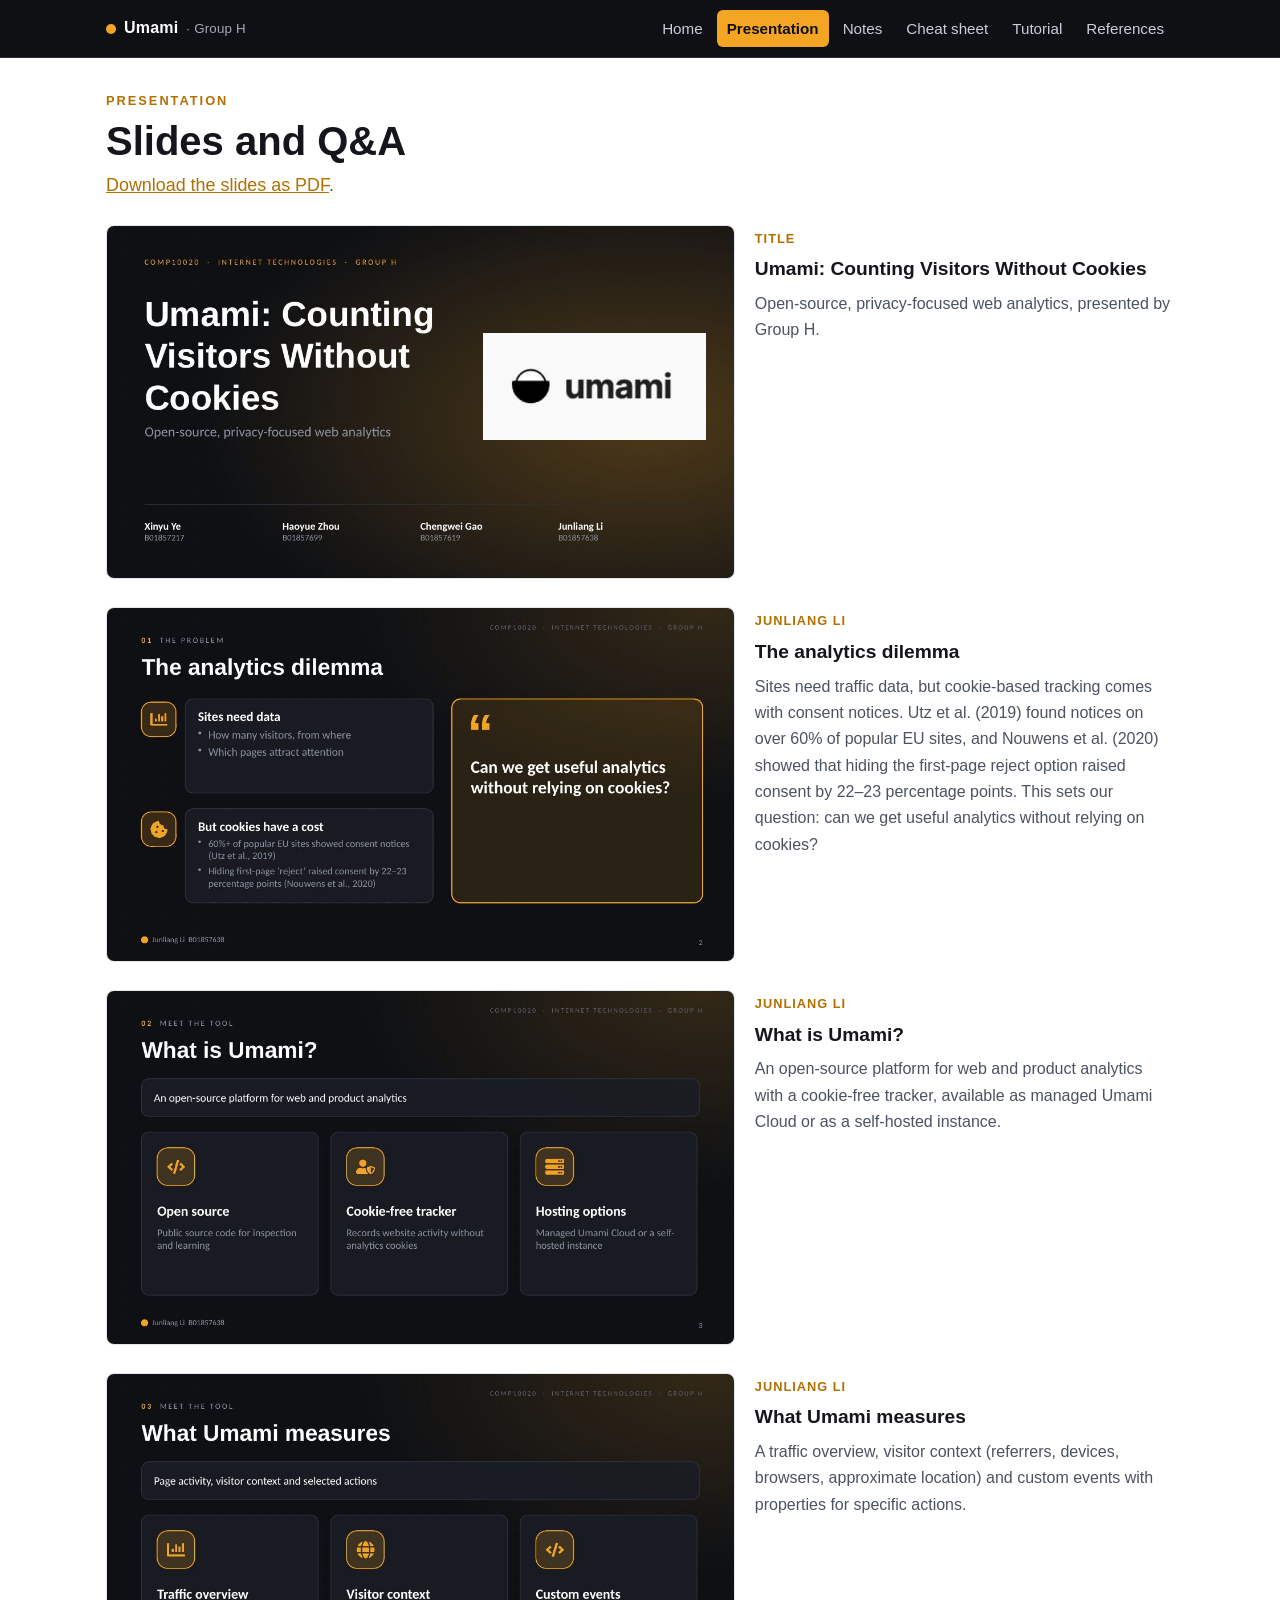
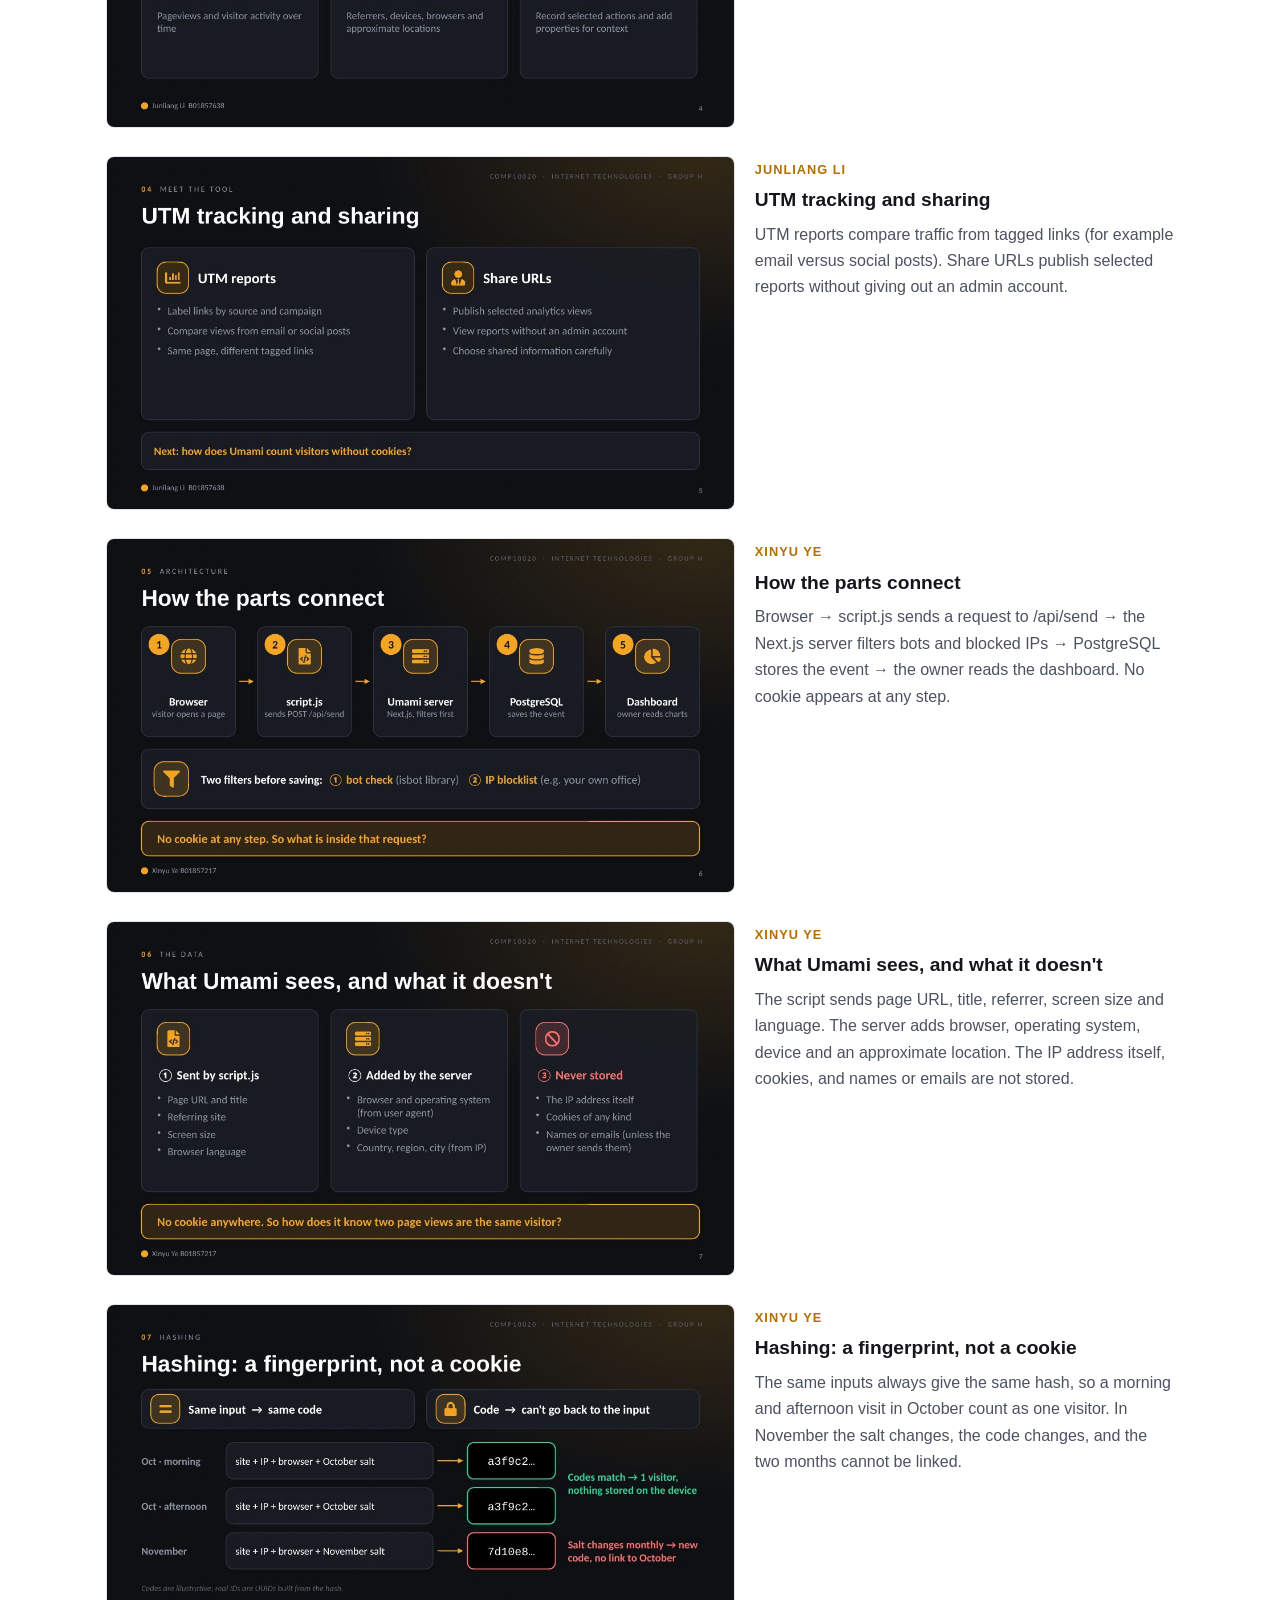
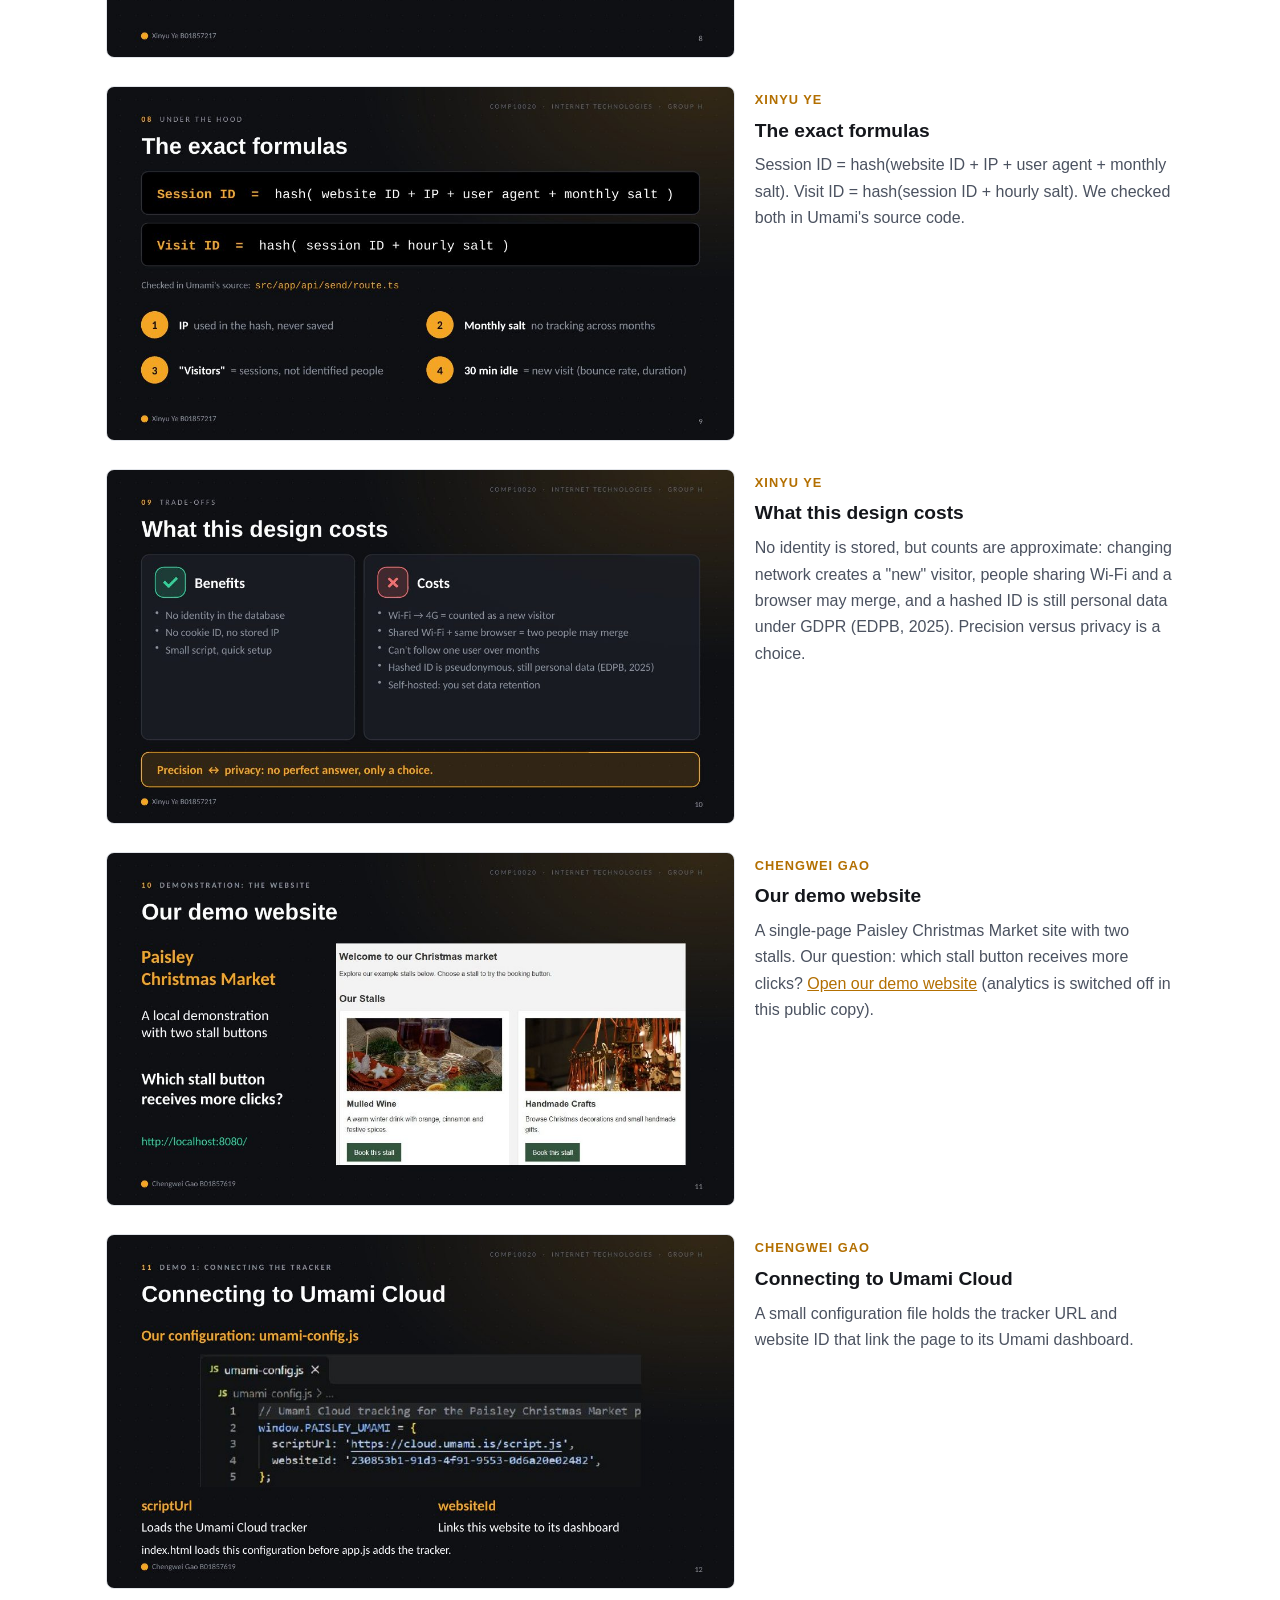
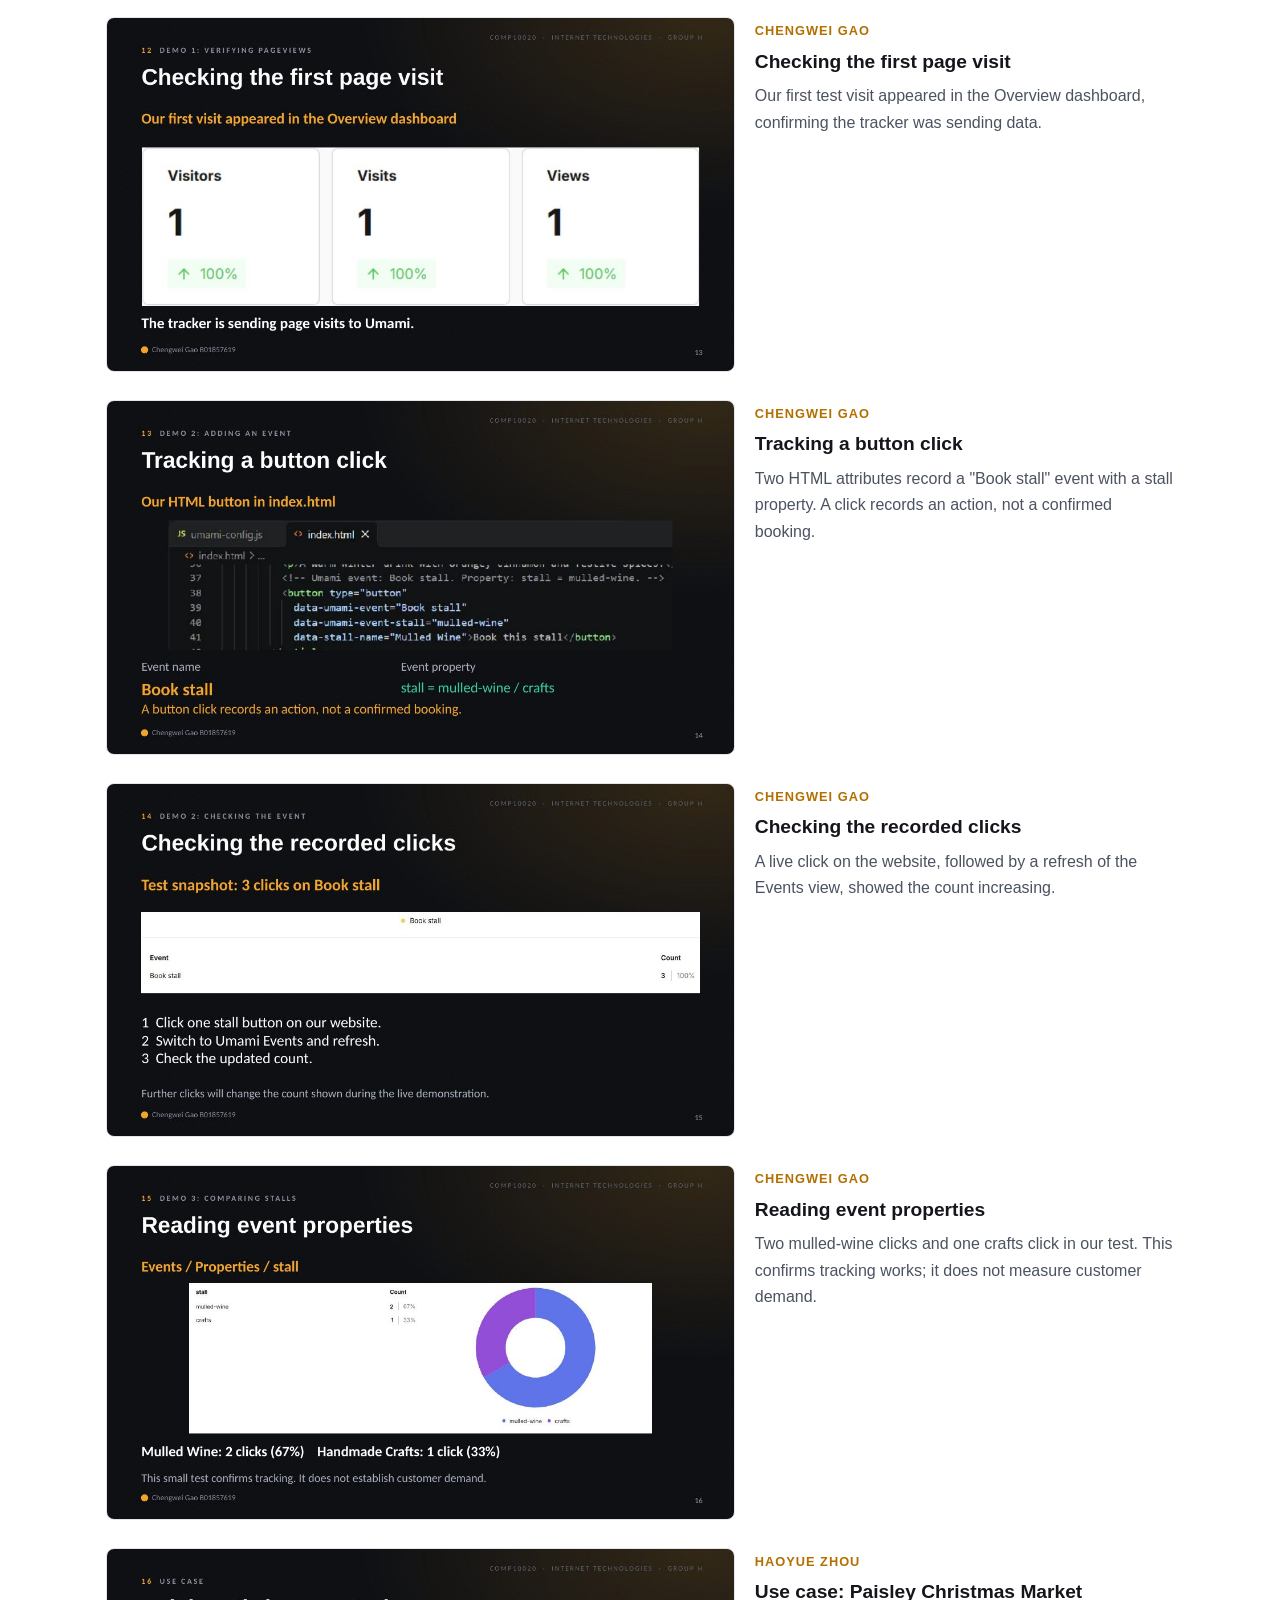
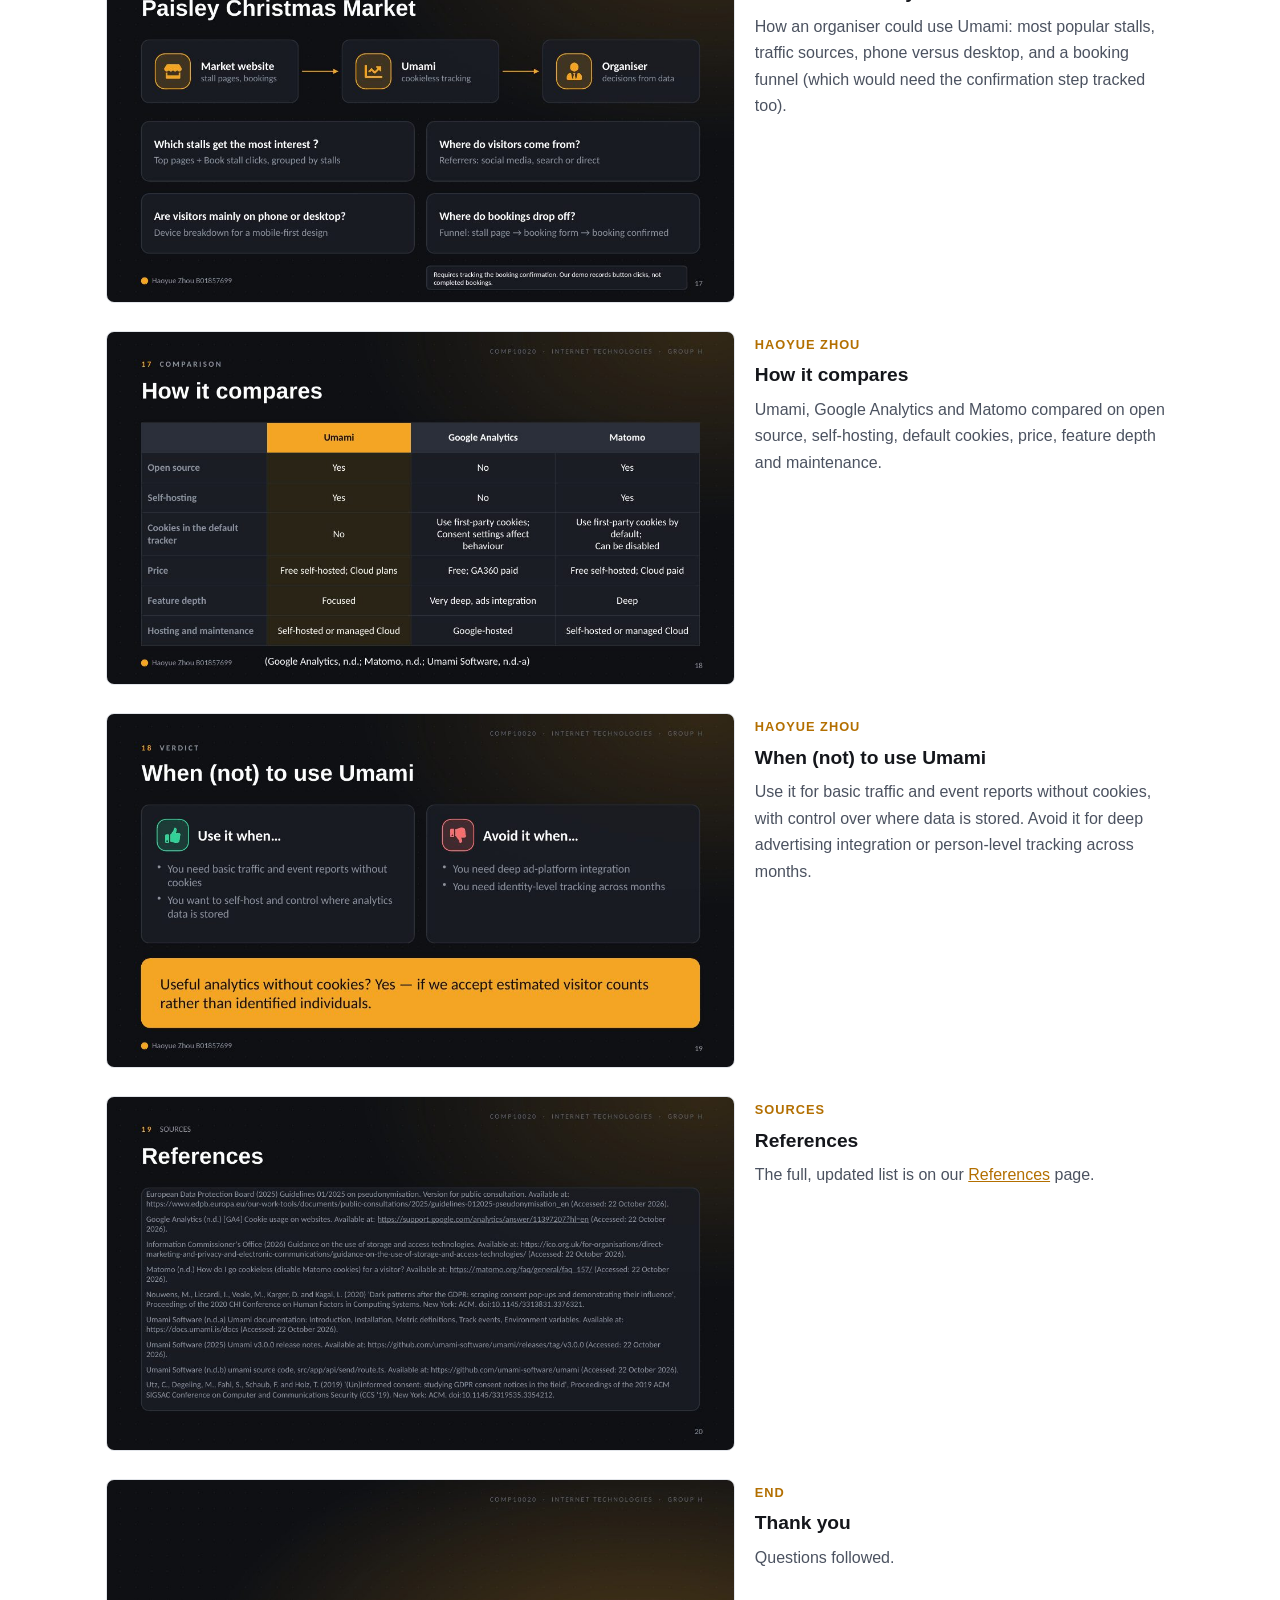
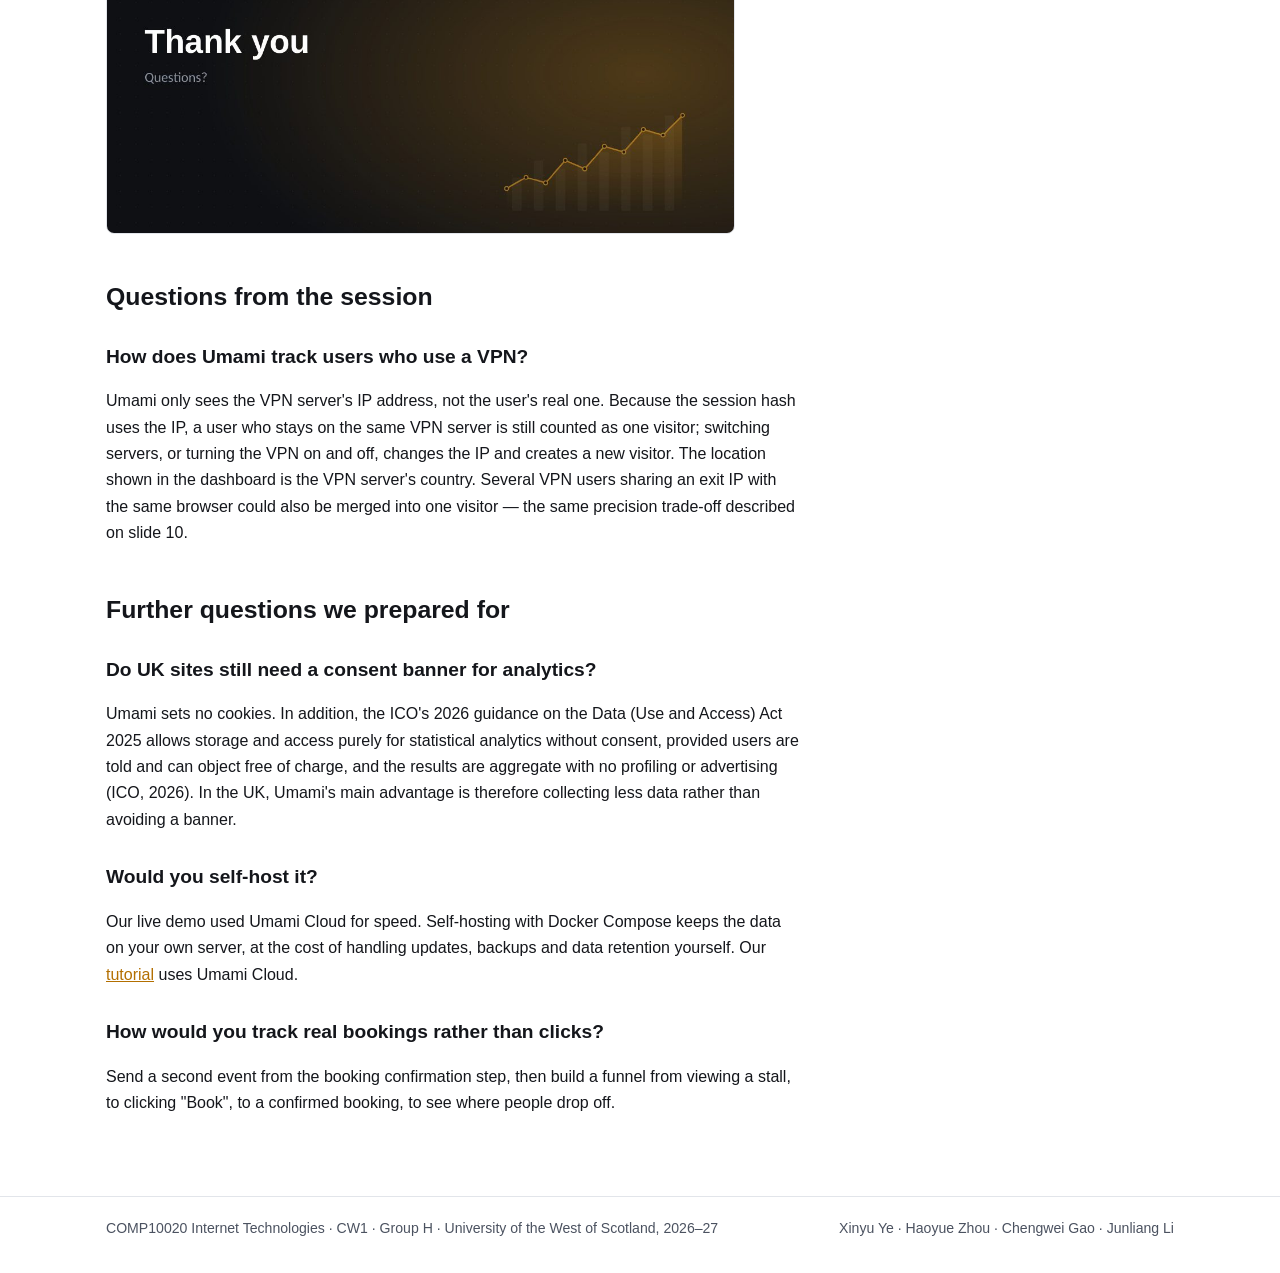
<file: presentation.html>
<!doctype html>
<html lang="en-GB">
<head>
<meta charset="utf-8">
<meta name="viewport" content="width=device-width, initial-scale=1">
<title>Presentation | Umami – Group H</title>
<meta name="description" content="Slides and Q&A from Group H's Umami presentation.">
<link rel="stylesheet" href="assets/style.css">
<script src="assets/main.js" defer></script>
</head>
<body>
<header class="site-header"><div class="inner">
  <a class="brand" href="index.html"><span class="dot"></span>Umami <small>&middot; Group H</small></a>
  <nav class="nav" aria-label="Main">
    <a href="index.html">Home</a>
    <a href="presentation.html">Presentation</a>
    <a href="notes.html">Notes</a>
    <a href="cheatsheet.html">Cheat sheet</a>
    <a href="tutorial.html">Tutorial</a>
    <a href="references.html">References</a>
  </nav>
</div></header>
<main class="wrap">
  <p class="eyebrow">Presentation</p>
  <h1 class="page-title">Slides and Q&amp;A</h1>
  <p class="lead"><a href="slides/Umami_CW1_GroupH.pdf">Download the slides as PDF</a>.</p>

  <div class="slides">
    <div class="slide"><img src="slides/slide-01.jpg" alt="Title slide: Umami, Counting Visitors Without Cookies" loading="lazy"><div><span class="who">Title</span><h3>Umami: Counting Visitors Without Cookies</h3><p>Open-source, privacy-focused web analytics, presented by Group H.</p></div></div>

    <div class="slide"><img src="slides/slide-02.jpg" alt="Slide 2: The analytics dilemma" loading="lazy"><div><span class="who">Junliang Li</span><h3>The analytics dilemma</h3><p>Sites need traffic data, but cookie-based tracking comes with consent notices. Utz et al. (2019) found notices on over 60% of popular EU sites, and Nouwens et al. (2020) showed that hiding the first-page reject option raised consent by 22&ndash;23 percentage points. This sets our question: can we get useful analytics without relying on cookies?</p></div></div>

    <div class="slide"><img src="slides/slide-03.jpg" alt="Slide 3: What is Umami?" loading="lazy"><div><span class="who">Junliang Li</span><h3>What is Umami?</h3><p>An open-source platform for web and product analytics with a cookie-free tracker, available as managed Umami Cloud or as a self-hosted instance.</p></div></div>

    <div class="slide"><img src="slides/slide-04.jpg" alt="Slide 4: What Umami measures" loading="lazy"><div><span class="who">Junliang Li</span><h3>What Umami measures</h3><p>A traffic overview, visitor context (referrers, devices, browsers, approximate location) and custom events with properties for specific actions.</p></div></div>

    <div class="slide"><img src="slides/slide-05.jpg" alt="Slide 5: UTM tracking and sharing" loading="lazy"><div><span class="who">Junliang Li</span><h3>UTM tracking and sharing</h3><p>UTM reports compare traffic from tagged links (for example email versus social posts). Share URLs publish selected reports without giving out an admin account.</p></div></div>

    <div class="slide"><img src="slides/slide-06.jpg" alt="Slide 6: How the parts connect" loading="lazy"><div><span class="who">Xinyu Ye</span><h3>How the parts connect</h3><p>Browser &rarr; script.js sends a request to /api/send &rarr; the Next.js server filters bots and blocked IPs &rarr; PostgreSQL stores the event &rarr; the owner reads the dashboard. No cookie appears at any step.</p></div></div>

    <div class="slide"><img src="slides/slide-07.jpg" alt="Slide 7: What Umami sees, and what it doesn't" loading="lazy"><div><span class="who">Xinyu Ye</span><h3>What Umami sees, and what it doesn't</h3><p>The script sends page URL, title, referrer, screen size and language. The server adds browser, operating system, device and an approximate location. The IP address itself, cookies, and names or emails are not stored.</p></div></div>

    <div class="slide"><img src="slides/slide-08.jpg" alt="Slide 8: Hashing, a fingerprint not a cookie" loading="lazy"><div><span class="who">Xinyu Ye</span><h3>Hashing: a fingerprint, not a cookie</h3><p>The same inputs always give the same hash, so a morning and afternoon visit in October count as one visitor. In November the salt changes, the code changes, and the two months cannot be linked.</p></div></div>

    <div class="slide"><img src="slides/slide-09.jpg" alt="Slide 9: The exact formulas" loading="lazy"><div><span class="who">Xinyu Ye</span><h3>The exact formulas</h3><p>Session ID = hash(website ID + IP + user agent + monthly salt). Visit ID = hash(session ID + hourly salt). We checked both in Umami's source code.</p></div></div>

    <div class="slide"><img src="slides/slide-10.jpg" alt="Slide 10: What this design costs" loading="lazy"><div><span class="who">Xinyu Ye</span><h3>What this design costs</h3><p>No identity is stored, but counts are approximate: changing network creates a "new" visitor, people sharing Wi-Fi and a browser may merge, and a hashed ID is still personal data under GDPR (EDPB, 2025). Precision versus privacy is a choice.</p></div></div>

    <div class="slide"><img src="slides/slide-11.jpg" alt="Slide 11: Our demo website" loading="lazy"><div><span class="who">Chengwei Gao</span><h3>Our demo website</h3><p>A single-page Paisley Christmas Market site with two stalls. Our question: which stall button receives more clicks? <a href="demo/index.html">Open our demo website</a> (analytics is switched off in this public copy).</p></div></div>

    <div class="slide"><img src="slides/slide-12.jpg" alt="Slide 12: Connecting to Umami Cloud" loading="lazy"><div><span class="who">Chengwei Gao</span><h3>Connecting to Umami Cloud</h3><p>A small configuration file holds the tracker URL and website ID that link the page to its Umami dashboard.</p></div></div>

    <div class="slide"><img src="slides/slide-13.jpg" alt="Slide 13: Checking the first page visit" loading="lazy"><div><span class="who">Chengwei Gao</span><h3>Checking the first page visit</h3><p>Our first test visit appeared in the Overview dashboard, confirming the tracker was sending data.</p></div></div>

    <div class="slide"><img src="slides/slide-14.jpg" alt="Slide 14: Tracking a button click" loading="lazy"><div><span class="who">Chengwei Gao</span><h3>Tracking a button click</h3><p>Two HTML attributes record a "Book stall" event with a stall property. A click records an action, not a confirmed booking.</p></div></div>

    <div class="slide"><img src="slides/slide-15.jpg" alt="Slide 15: Checking the recorded clicks" loading="lazy"><div><span class="who">Chengwei Gao</span><h3>Checking the recorded clicks</h3><p>A live click on the website, followed by a refresh of the Events view, showed the count increasing.</p></div></div>

    <div class="slide"><img src="slides/slide-16.jpg" alt="Slide 16: Reading event properties" loading="lazy"><div><span class="who">Chengwei Gao</span><h3>Reading event properties</h3><p>Two mulled-wine clicks and one crafts click in our test. This confirms tracking works; it does not measure customer demand.</p></div></div>

    <div class="slide"><img src="slides/slide-17.jpg" alt="Slide 17: Paisley Christmas Market use case" loading="lazy"><div><span class="who">Haoyue Zhou</span><h3>Use case: Paisley Christmas Market</h3><p>How an organiser could use Umami: most popular stalls, traffic sources, phone versus desktop, and a booking funnel (which would need the confirmation step tracked too).</p></div></div>

    <div class="slide"><img src="slides/slide-18.jpg" alt="Slide 18: How it compares" loading="lazy"><div><span class="who">Haoyue Zhou</span><h3>How it compares</h3><p>Umami, Google Analytics and Matomo compared on open source, self-hosting, default cookies, price, feature depth and maintenance.</p></div></div>

    <div class="slide"><img src="slides/slide-19.jpg" alt="Slide 19: When (not) to use Umami" loading="lazy"><div><span class="who">Haoyue Zhou</span><h3>When (not) to use Umami</h3><p>Use it for basic traffic and event reports without cookies, with control over where data is stored. Avoid it for deep advertising integration or person-level tracking across months.</p></div></div>

    <div class="slide"><img src="slides/slide-20.jpg" alt="Slide 20: References" loading="lazy"><div><span class="who">Sources</span><h3>References</h3><p>The full, updated list is on our <a href="references.html">References</a> page.</p></div></div>

    <div class="slide"><img src="slides/slide-21.jpg" alt="Slide 21: Thank you" loading="lazy"><div><span class="who">End</span><h3>Thank you</h3><p>Questions followed.</p></div></div>
  </div>

  <h2 id="qa">Questions from the session</h2>
  <h3>How does Umami track users who use a VPN?</h3>
  <p>Umami only sees the VPN server's IP address, not the user's real one. Because the session hash uses the IP, a user who stays on the same VPN server is still counted as one visitor; switching servers, or turning the VPN on and off, changes the IP and creates a new visitor. The location shown in the dashboard is the VPN server's country. Several VPN users sharing an exit IP with the same browser could also be merged into one visitor &mdash; the same precision trade-off described on slide 10.</p>

  <h2 id="prepared">Further questions we prepared for</h2>
  <h3>Do UK sites still need a consent banner for analytics?</h3>
  <p>Umami sets no cookies. In addition, the ICO's 2026 guidance on the Data (Use and Access) Act 2025 allows storage and access purely for statistical analytics without consent, provided users are told and can object free of charge, and the results are aggregate with no profiling or advertising (ICO, 2026). In the UK, Umami's main advantage is therefore collecting less data rather than avoiding a banner.</p>
  <h3>Would you self-host it?</h3>
  <p>Our live demo used Umami Cloud for speed. Self-hosting with Docker Compose keeps the data on your own server, at the cost of handling updates, backups and data retention yourself. Our <a href="tutorial.html">tutorial</a> uses Umami Cloud.</p>
  <h3>How would you track real bookings rather than clicks?</h3>
  <p>Send a second event from the booking confirmation step, then build a funnel from viewing a stall, to clicking "Book", to a confirmed booking, to see where people drop off.</p>
</main>

<footer class="site-footer"><div class="inner">
  <span>COMP10020 Internet Technologies &middot; CW1 &middot; Group H &middot; University of the West of Scotland, 2026&ndash;27</span>
  <span>Xinyu Ye &middot; Haoyue Zhou &middot; Chengwei Gao &middot; Junliang Li</span>
</div></footer>
</body>
</html>
</file>
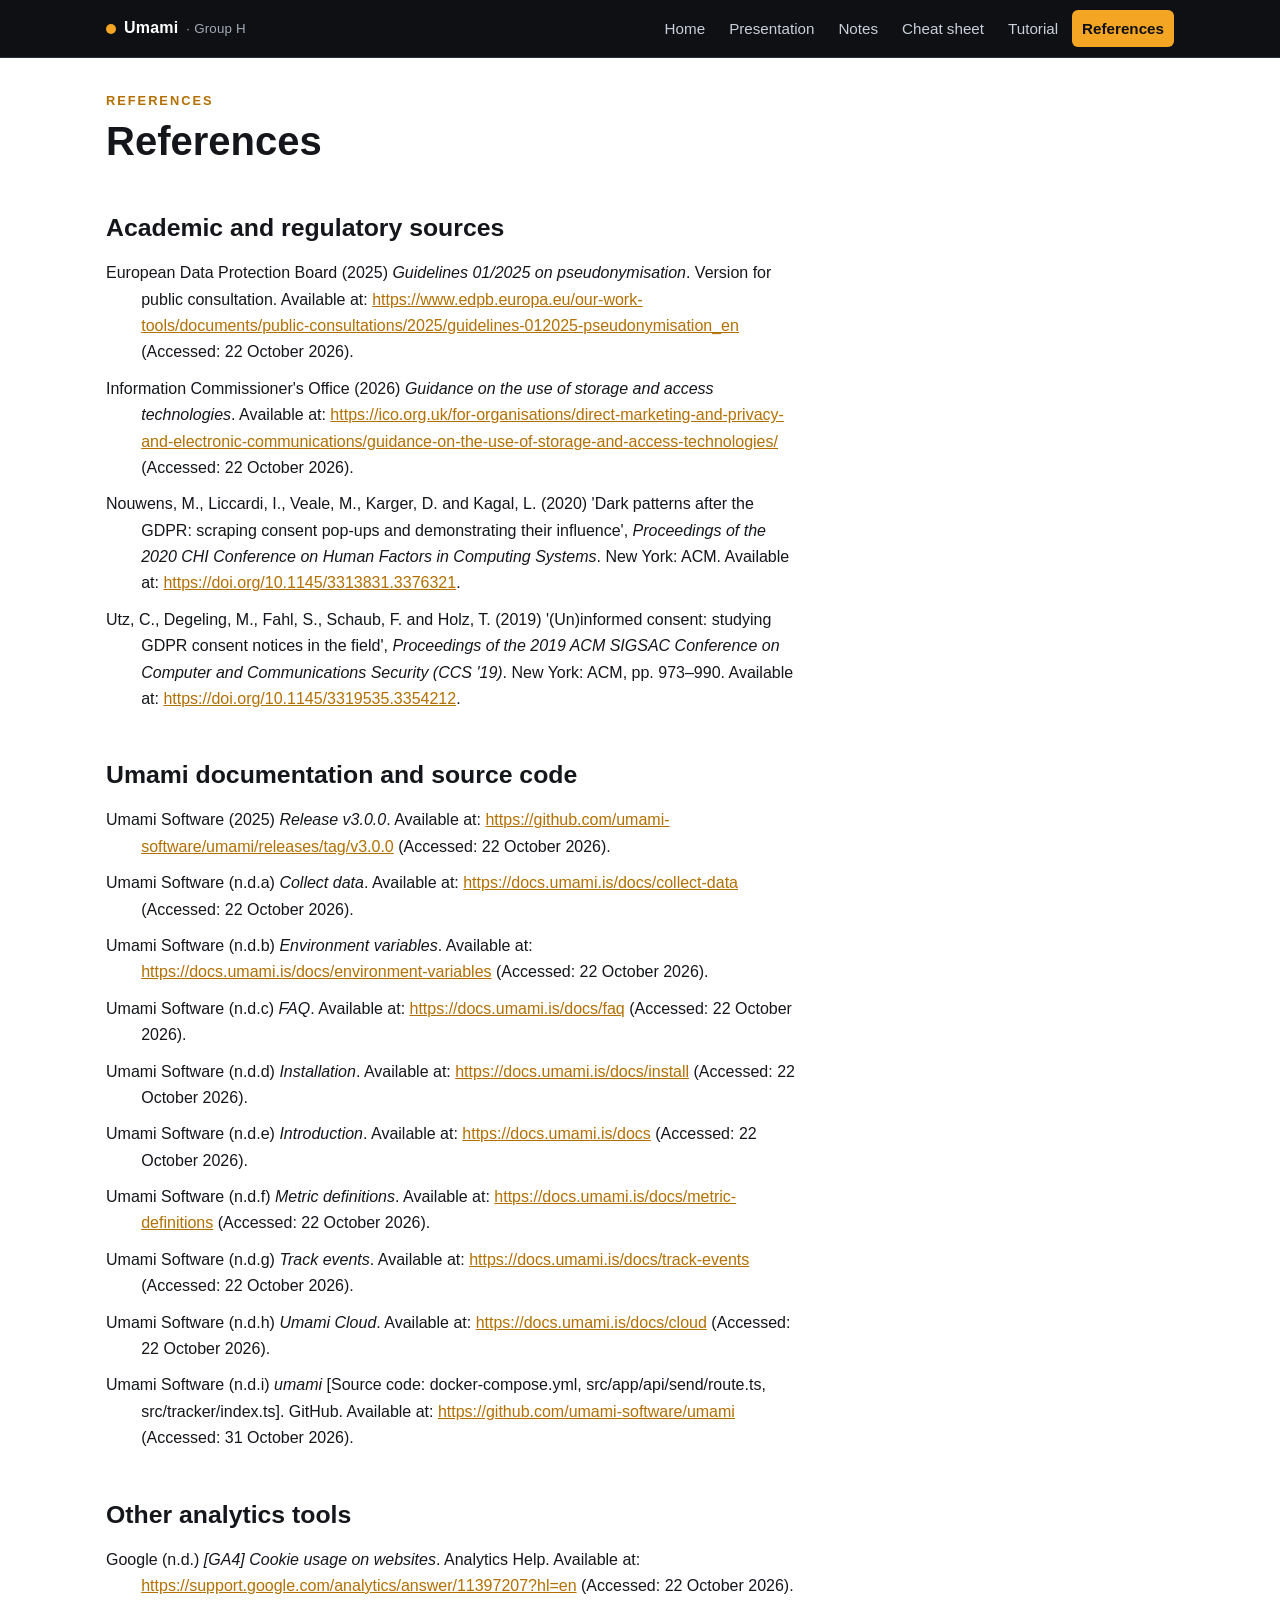
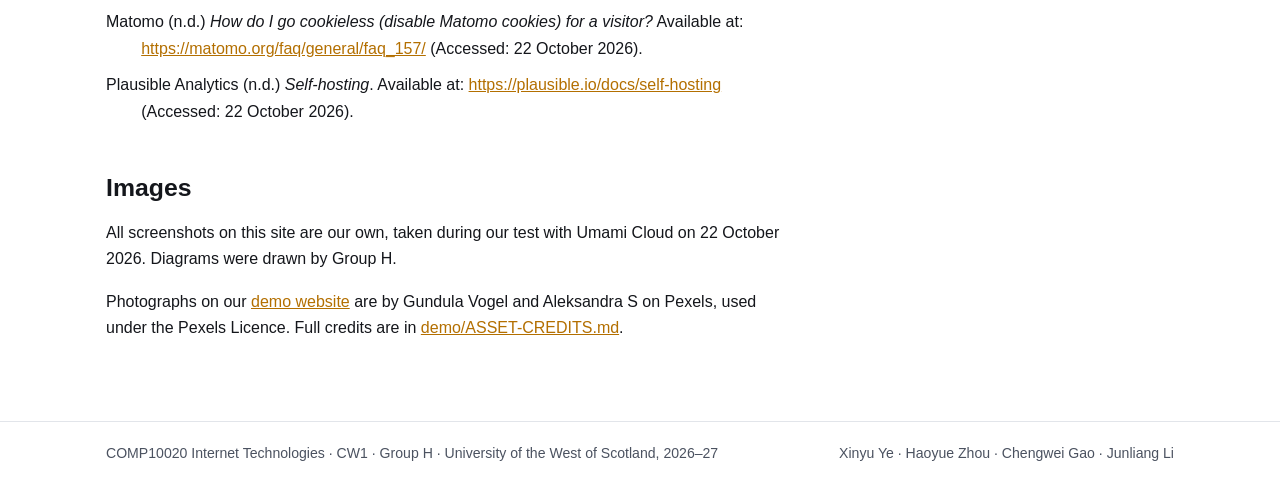
<file: references.html>
<!doctype html>
<html lang="en-GB">
<head>
<meta charset="utf-8">
<meta name="viewport" content="width=device-width, initial-scale=1">
<title>References | Umami – Group H</title>
<meta name="description" content="Harvard references for Group H's Umami notes and tutorial.">
<link rel="stylesheet" href="assets/style.css">
<script src="assets/main.js" defer></script>
</head>
<body>
<header class="site-header"><div class="inner">
  <a class="brand" href="index.html"><span class="dot"></span>Umami <small>&middot; Group H</small></a>
  <nav class="nav" aria-label="Main">
    <a href="index.html">Home</a>
    <a href="presentation.html">Presentation</a>
    <a href="notes.html">Notes</a>
    <a href="cheatsheet.html">Cheat sheet</a>
    <a href="tutorial.html">Tutorial</a>
    <a href="references.html">References</a>
  </nav>
</div></header>
<main class="wrap">
  <p class="eyebrow">References</p>
  <h1 class="page-title">References</h1>

  <h2>Academic and regulatory sources</h2>
  <ul class="refs">
    <li>European Data Protection Board (2025) <i>Guidelines 01/2025 on pseudonymisation</i>. Version for public consultation. Available at: <a href="https://www.edpb.europa.eu/our-work-tools/documents/public-consultations/2025/guidelines-012025-pseudonymisation_en">https://www.edpb.europa.eu/our-work-tools/documents/public-consultations/2025/guidelines-012025-pseudonymisation_en</a> (Accessed: 22 October 2026).</li>
    <li>Information Commissioner's Office (2026) <i>Guidance on the use of storage and access technologies</i>. Available at: <a href="https://ico.org.uk/for-organisations/direct-marketing-and-privacy-and-electronic-communications/guidance-on-the-use-of-storage-and-access-technologies/">https://ico.org.uk/for-organisations/direct-marketing-and-privacy-and-electronic-communications/guidance-on-the-use-of-storage-and-access-technologies/</a> (Accessed: 22 October 2026).</li>
    <li>Nouwens, M., Liccardi, I., Veale, M., Karger, D. and Kagal, L. (2020) 'Dark patterns after the GDPR: scraping consent pop-ups and demonstrating their influence', <i>Proceedings of the 2020 CHI Conference on Human Factors in Computing Systems</i>. New York: ACM. Available at: <a href="https://doi.org/10.1145/3313831.3376321">https://doi.org/10.1145/3313831.3376321</a>.</li>
    <li>Utz, C., Degeling, M., Fahl, S., Schaub, F. and Holz, T. (2019) '(Un)informed consent: studying GDPR consent notices in the field', <i>Proceedings of the 2019 ACM SIGSAC Conference on Computer and Communications Security (CCS '19)</i>. New York: ACM, pp. 973&ndash;990. Available at: <a href="https://doi.org/10.1145/3319535.3354212">https://doi.org/10.1145/3319535.3354212</a>.</li>
  </ul>

  <h2>Umami documentation and source code</h2>
  <ul class="refs">
    <li>Umami Software (2025) <i>Release v3.0.0</i>. Available at: <a href="https://github.com/umami-software/umami/releases/tag/v3.0.0">https://github.com/umami-software/umami/releases/tag/v3.0.0</a> (Accessed: 22 October 2026).</li>
    <li>Umami Software (n.d.a) <i>Collect data</i>. Available at: <a href="https://docs.umami.is/docs/collect-data">https://docs.umami.is/docs/collect-data</a> (Accessed: 22 October 2026).</li>
    <li>Umami Software (n.d.b) <i>Environment variables</i>. Available at: <a href="https://docs.umami.is/docs/environment-variables">https://docs.umami.is/docs/environment-variables</a> (Accessed: 22 October 2026).</li>
    <li>Umami Software (n.d.c) <i>FAQ</i>. Available at: <a href="https://docs.umami.is/docs/faq">https://docs.umami.is/docs/faq</a> (Accessed: 22 October 2026).</li>
    <li>Umami Software (n.d.d) <i>Installation</i>. Available at: <a href="https://docs.umami.is/docs/install">https://docs.umami.is/docs/install</a> (Accessed: 22 October 2026).</li>
    <li>Umami Software (n.d.e) <i>Introduction</i>. Available at: <a href="https://docs.umami.is/docs">https://docs.umami.is/docs</a> (Accessed: 22 October 2026).</li>
    <li>Umami Software (n.d.f) <i>Metric definitions</i>. Available at: <a href="https://docs.umami.is/docs/metric-definitions">https://docs.umami.is/docs/metric-definitions</a> (Accessed: 22 October 2026).</li>
    <li>Umami Software (n.d.g) <i>Track events</i>. Available at: <a href="https://docs.umami.is/docs/track-events">https://docs.umami.is/docs/track-events</a> (Accessed: 22 October 2026).</li>
    <li>Umami Software (n.d.h) <i>Umami Cloud</i>. Available at: <a href="https://docs.umami.is/docs/cloud">https://docs.umami.is/docs/cloud</a> (Accessed: 22 October 2026).</li>
    <li>Umami Software (n.d.i) <i>umami</i> [Source code: docker-compose.yml, src/app/api/send/route.ts, src/tracker/index.ts]. GitHub. Available at: <a href="https://github.com/umami-software/umami">https://github.com/umami-software/umami</a> (Accessed: 31 October 2026).</li>
  </ul>

  <h2>Other analytics tools</h2>
  <ul class="refs">
    <li>Google (n.d.) <i>[GA4] Cookie usage on websites</i>. Analytics Help. Available at: <a href="https://support.google.com/analytics/answer/11397207?hl=en">https://support.google.com/analytics/answer/11397207?hl=en</a> (Accessed: 22 October 2026).</li>
    <li>Matomo (n.d.) <i>How do I go cookieless (disable Matomo cookies) for a visitor?</i> Available at: <a href="https://matomo.org/faq/general/faq_157/">https://matomo.org/faq/general/faq_157/</a> (Accessed: 22 October 2026).</li>
    <li>Plausible Analytics (n.d.) <i>Self-hosting</i>. Available at: <a href="https://plausible.io/docs/self-hosting">https://plausible.io/docs/self-hosting</a> (Accessed: 22 October 2026).</li>
  </ul>

  <h2>Images</h2>
  <p>All screenshots on this site are our own, taken during our test with Umami Cloud on 22 October 2026. Diagrams were drawn by Group H.</p>
  <p>Photographs on our <a href="demo/index.html">demo website</a> are by Gundula Vogel and Aleksandra S on Pexels, used under the Pexels Licence. Full credits are in <a href="demo/ASSET-CREDITS.md">demo/ASSET-CREDITS.md</a>.</p>
</main>

<footer class="site-footer"><div class="inner">
  <span>COMP10020 Internet Technologies &middot; CW1 &middot; Group H &middot; University of the West of Scotland, 2026&ndash;27</span>
  <span>Xinyu Ye &middot; Haoyue Zhou &middot; Chengwei Gao &middot; Junliang Li</span>
</div></footer>
</body>
</html>
</file>
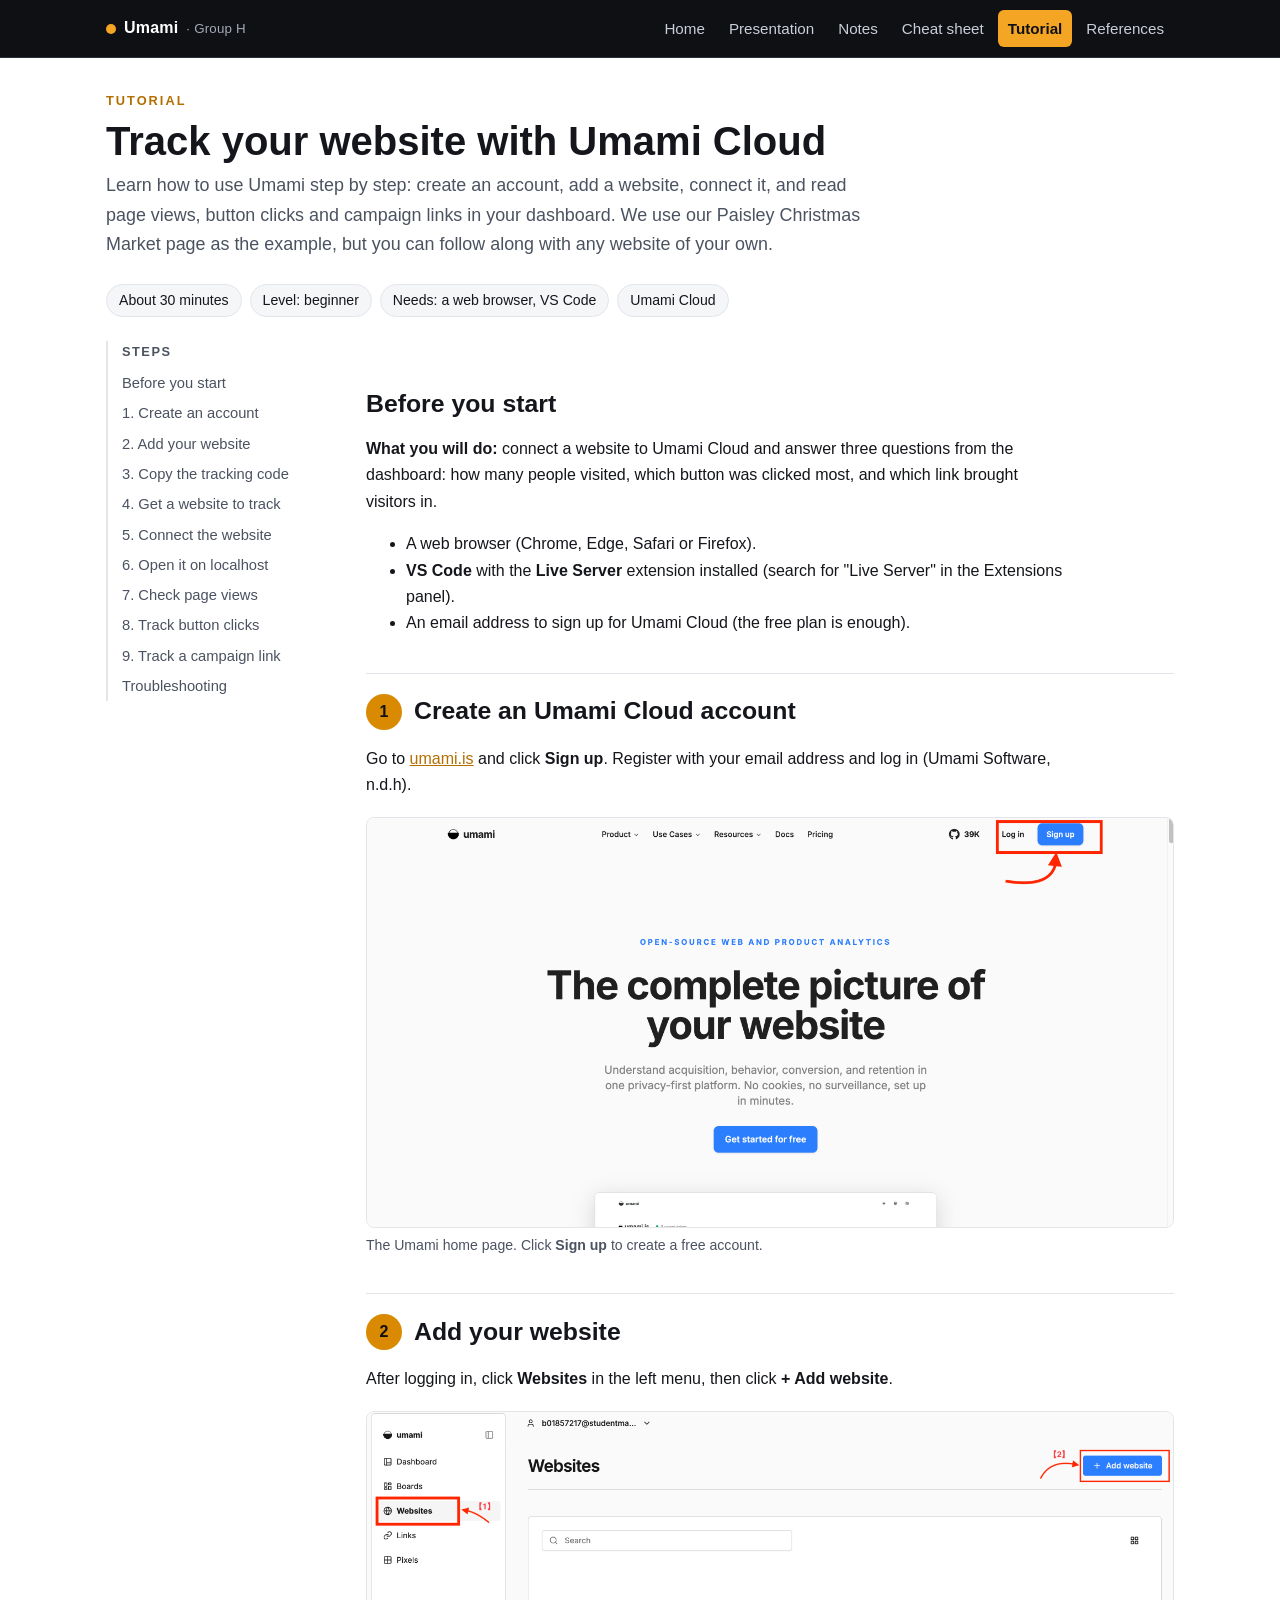
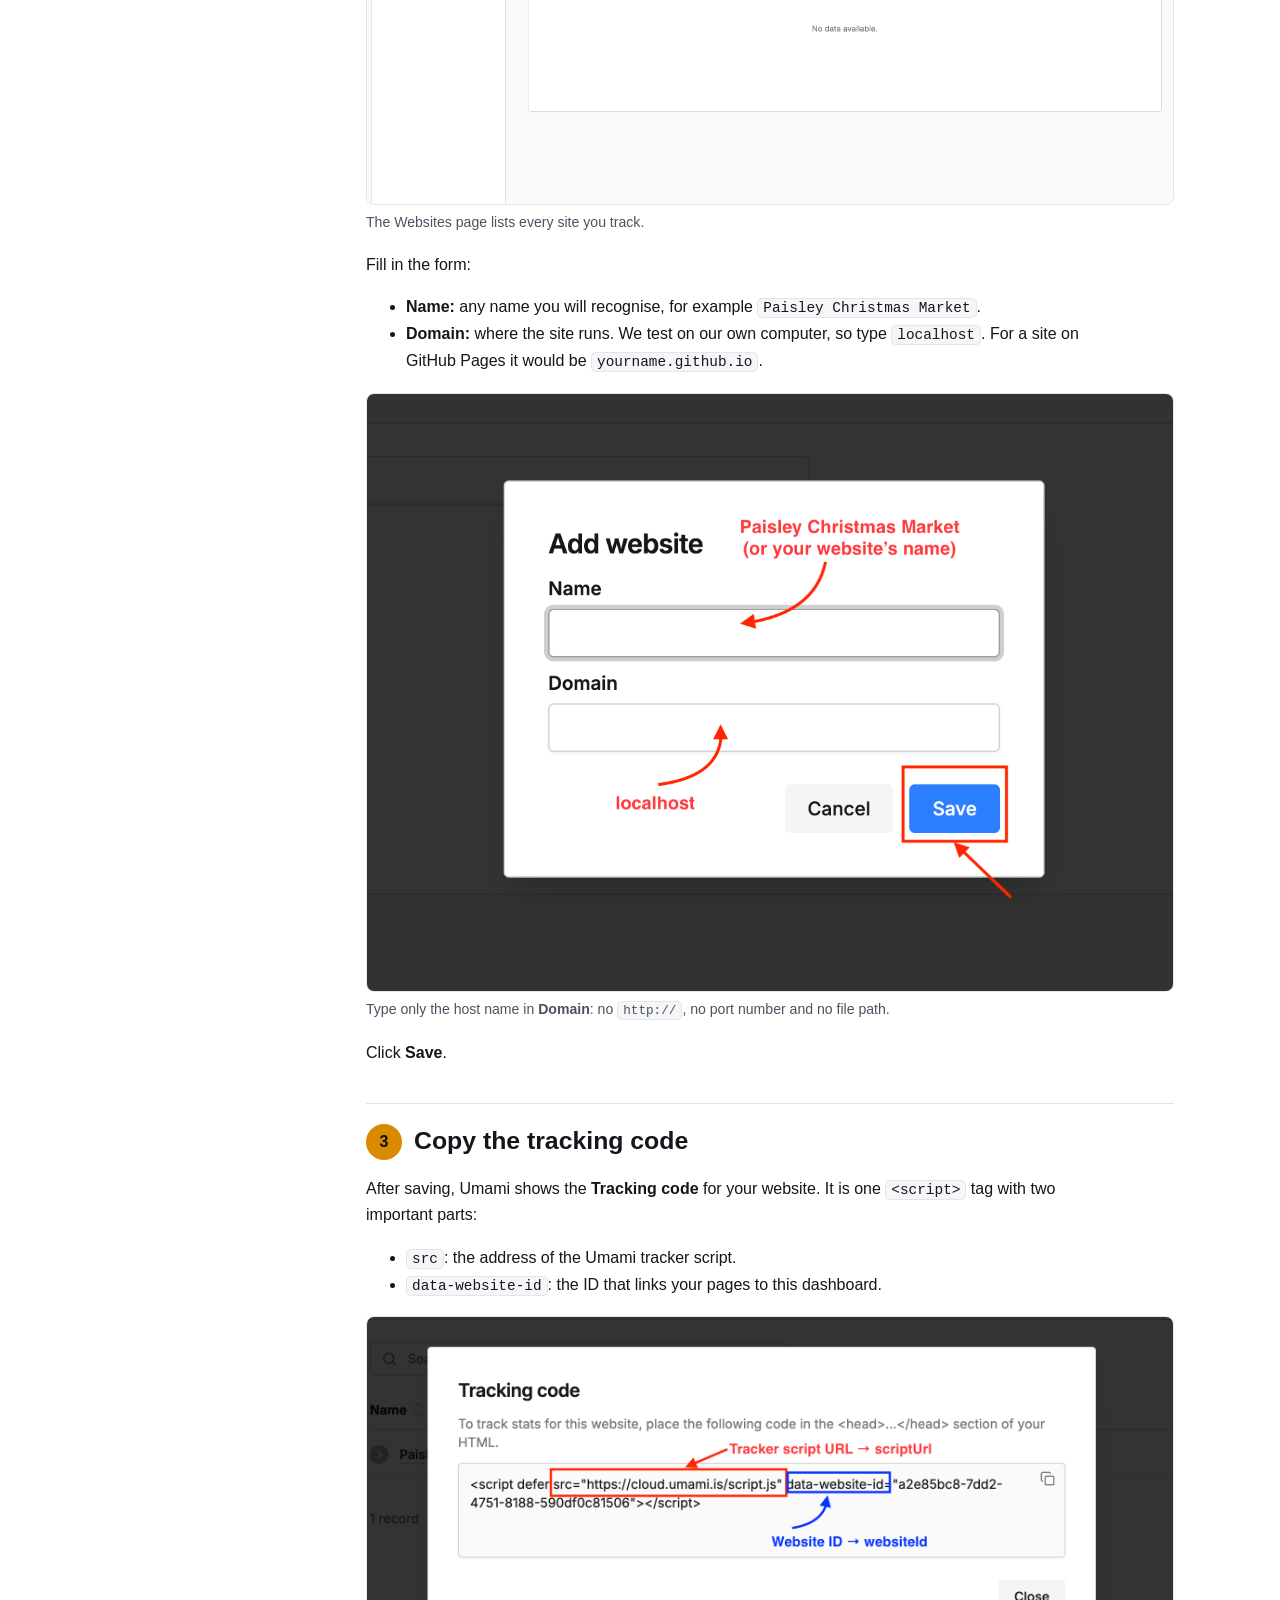
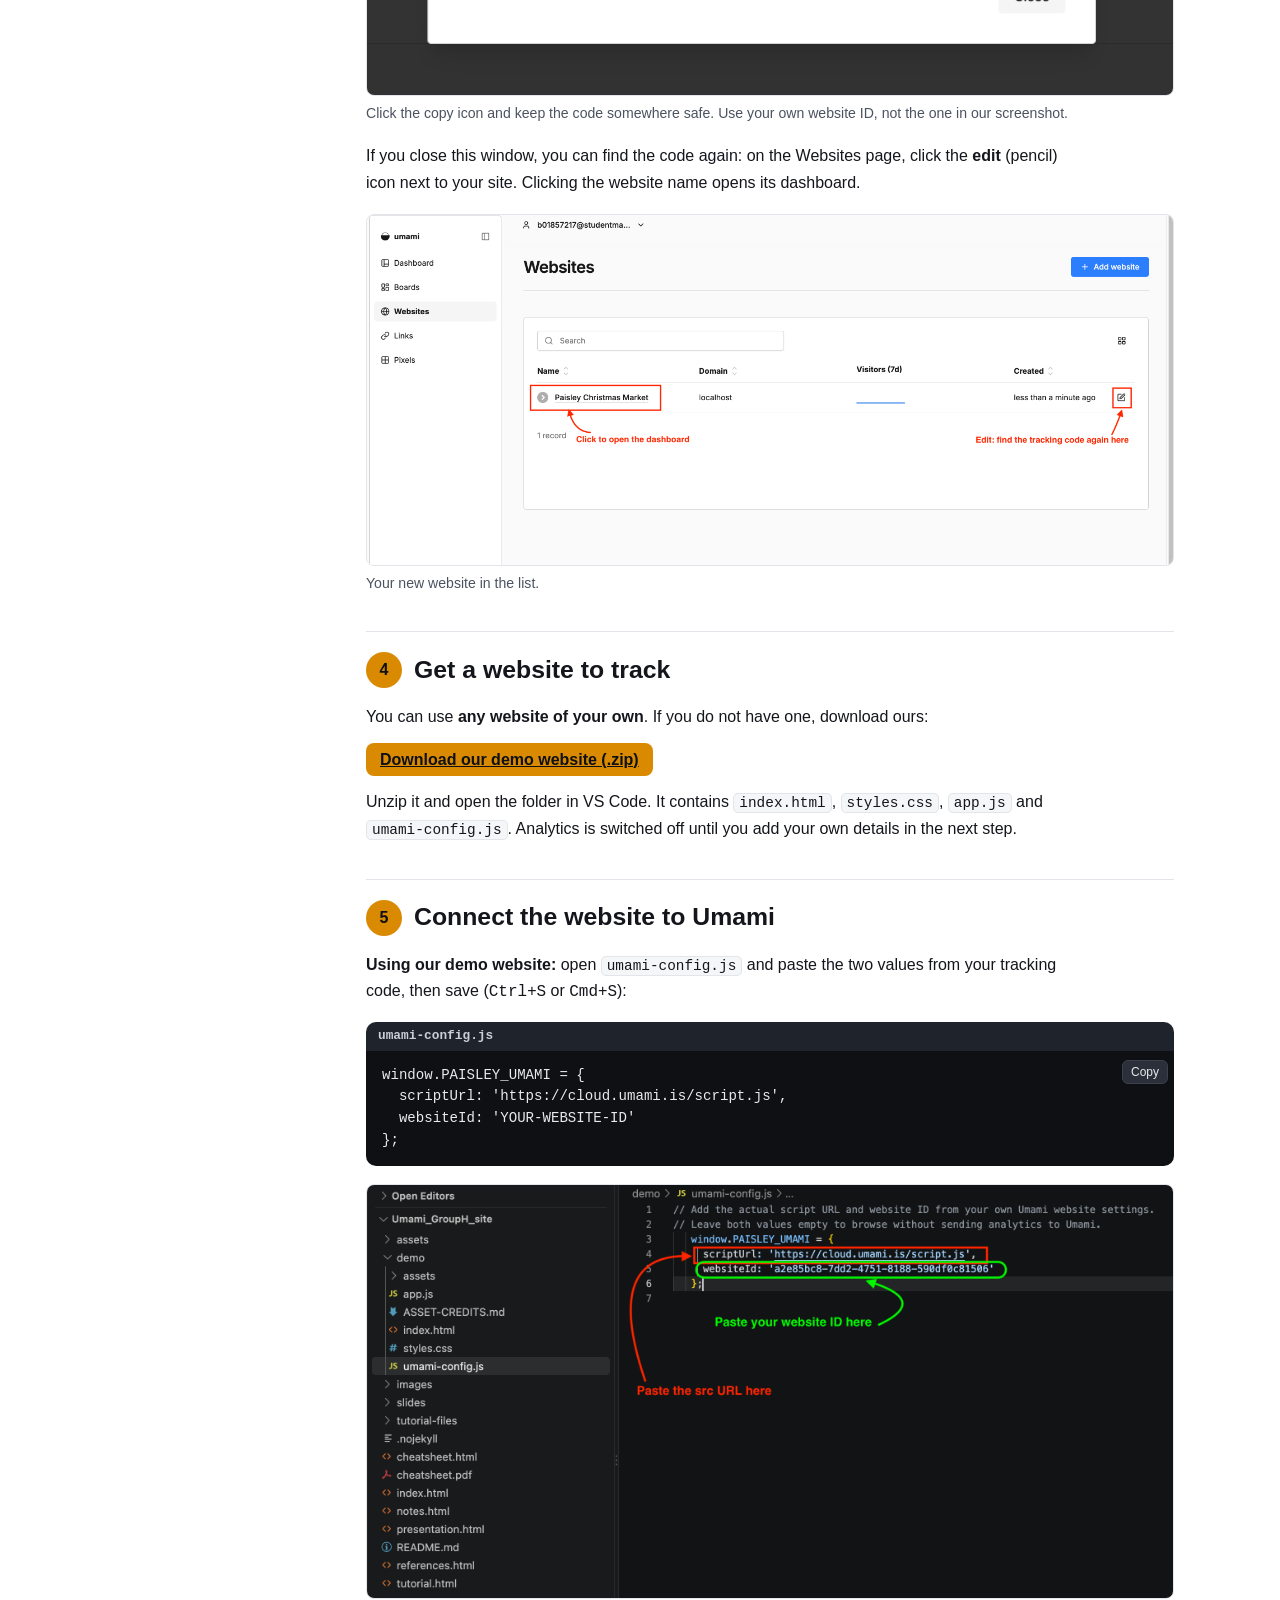
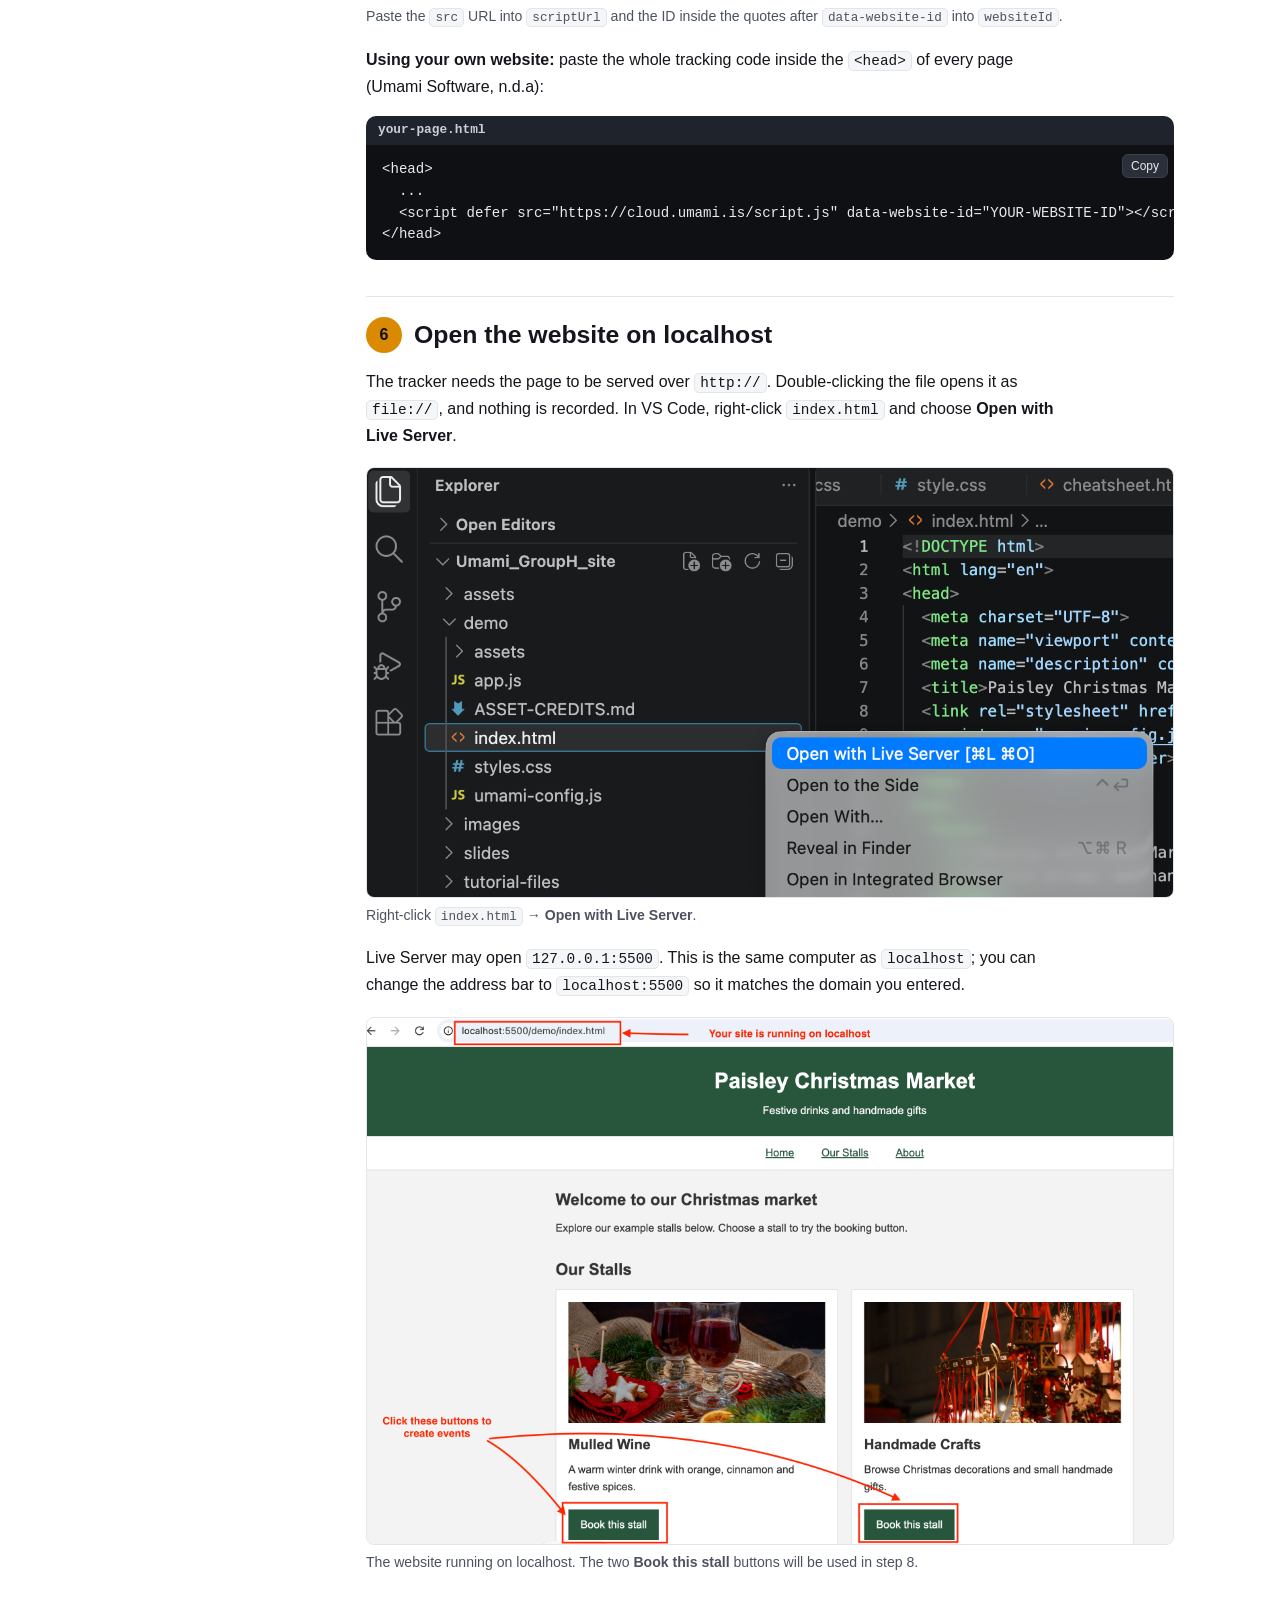
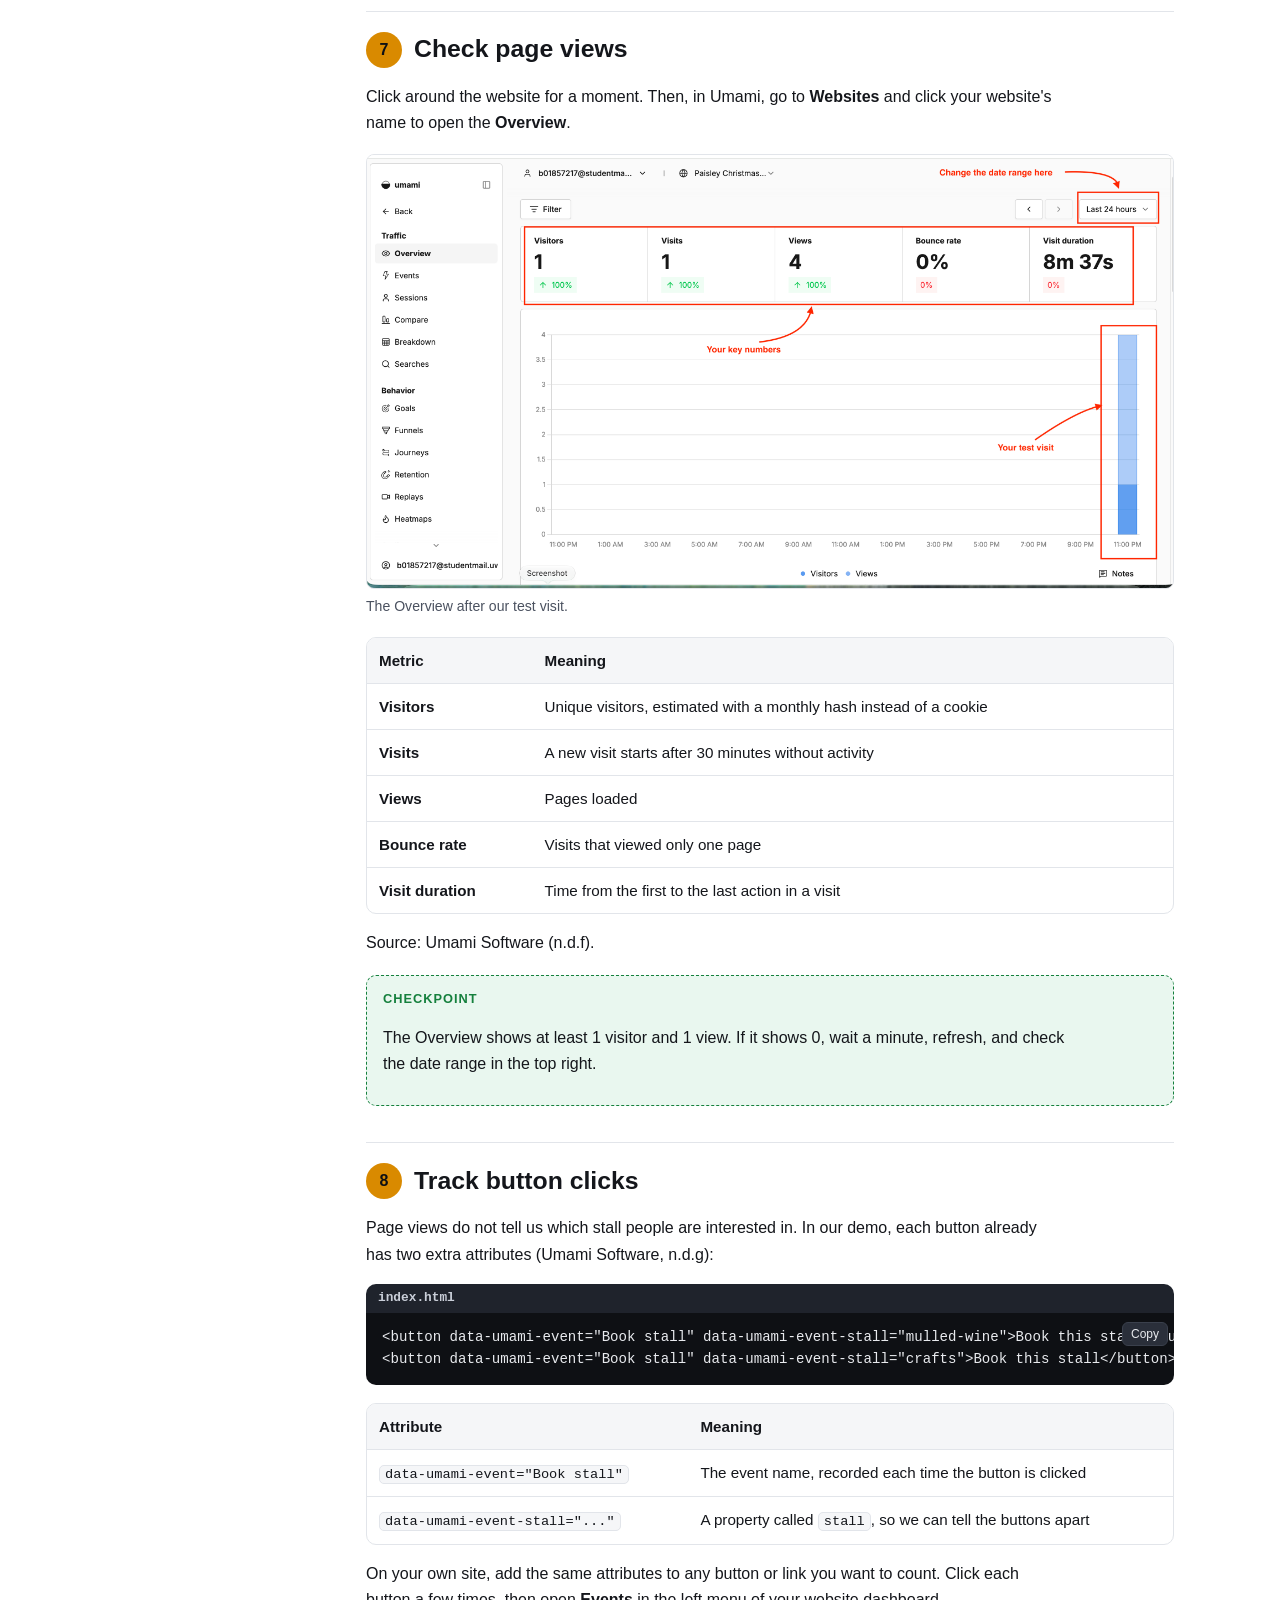
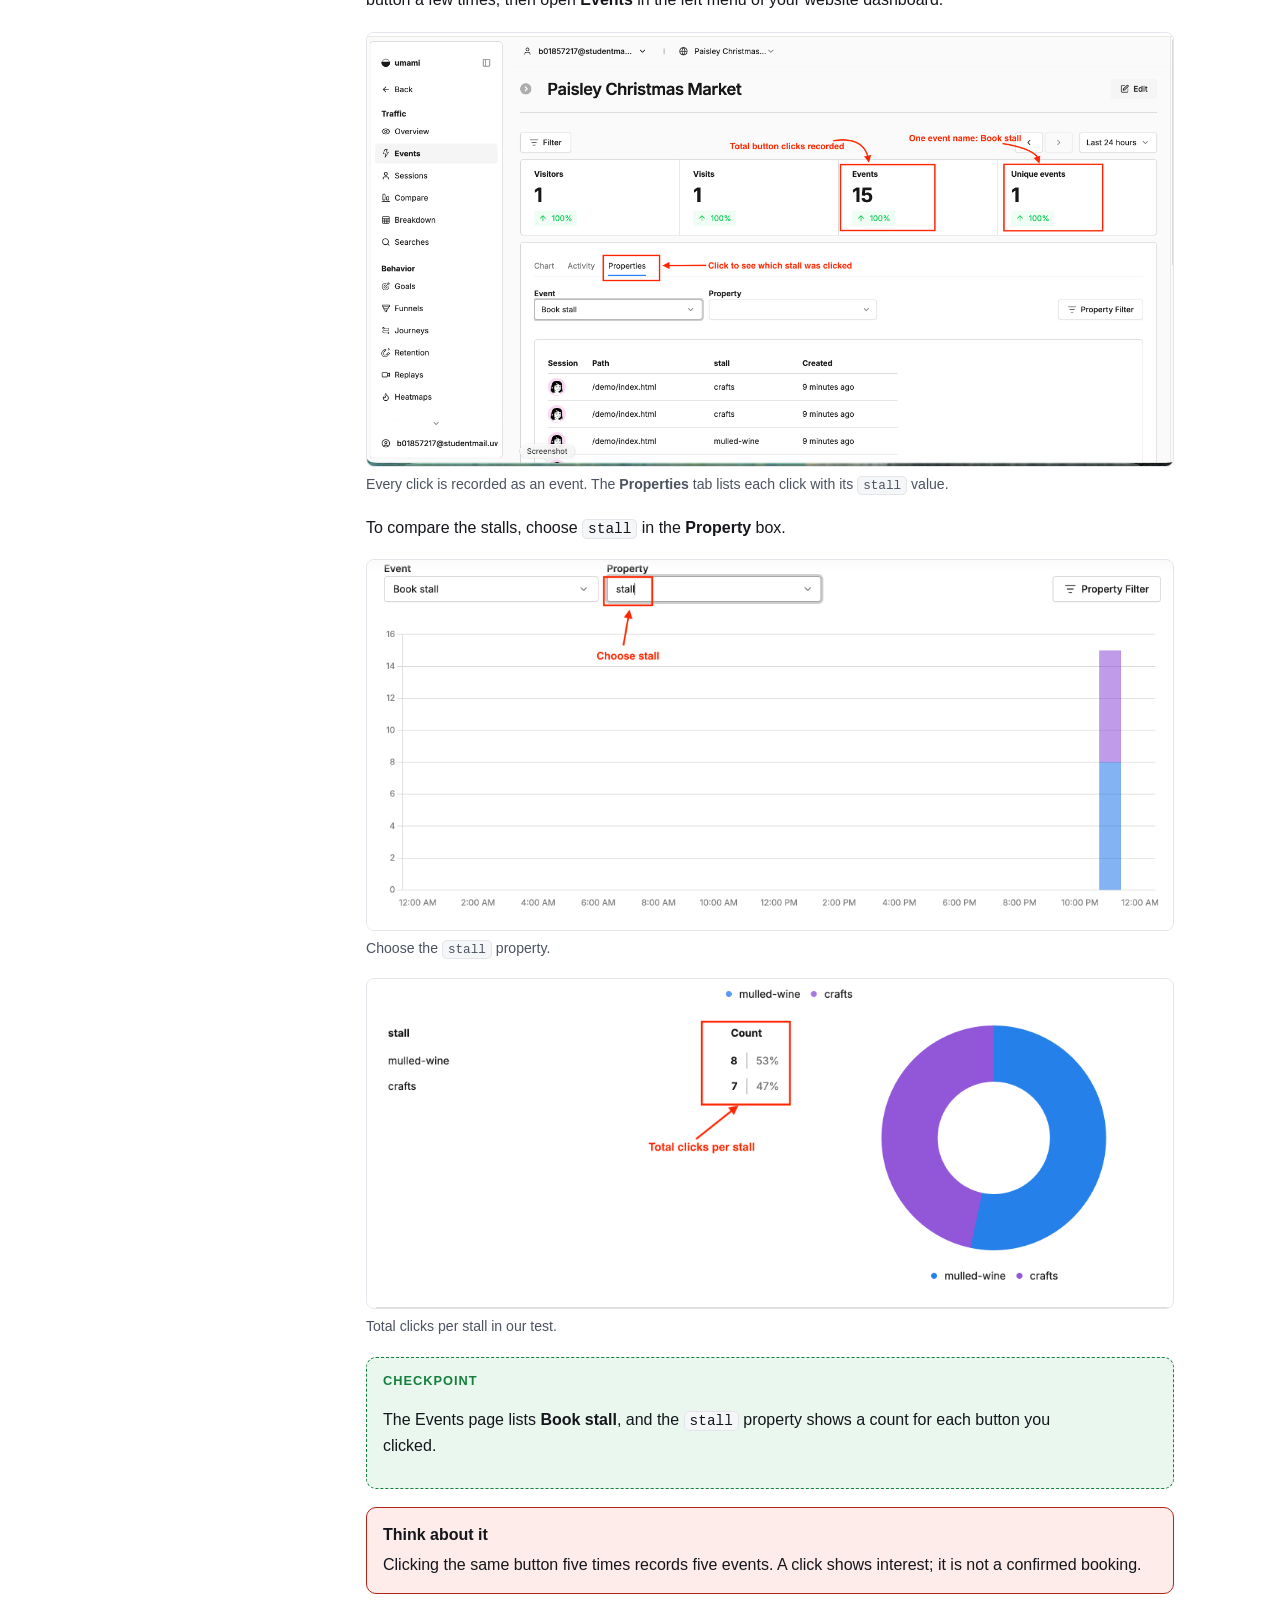
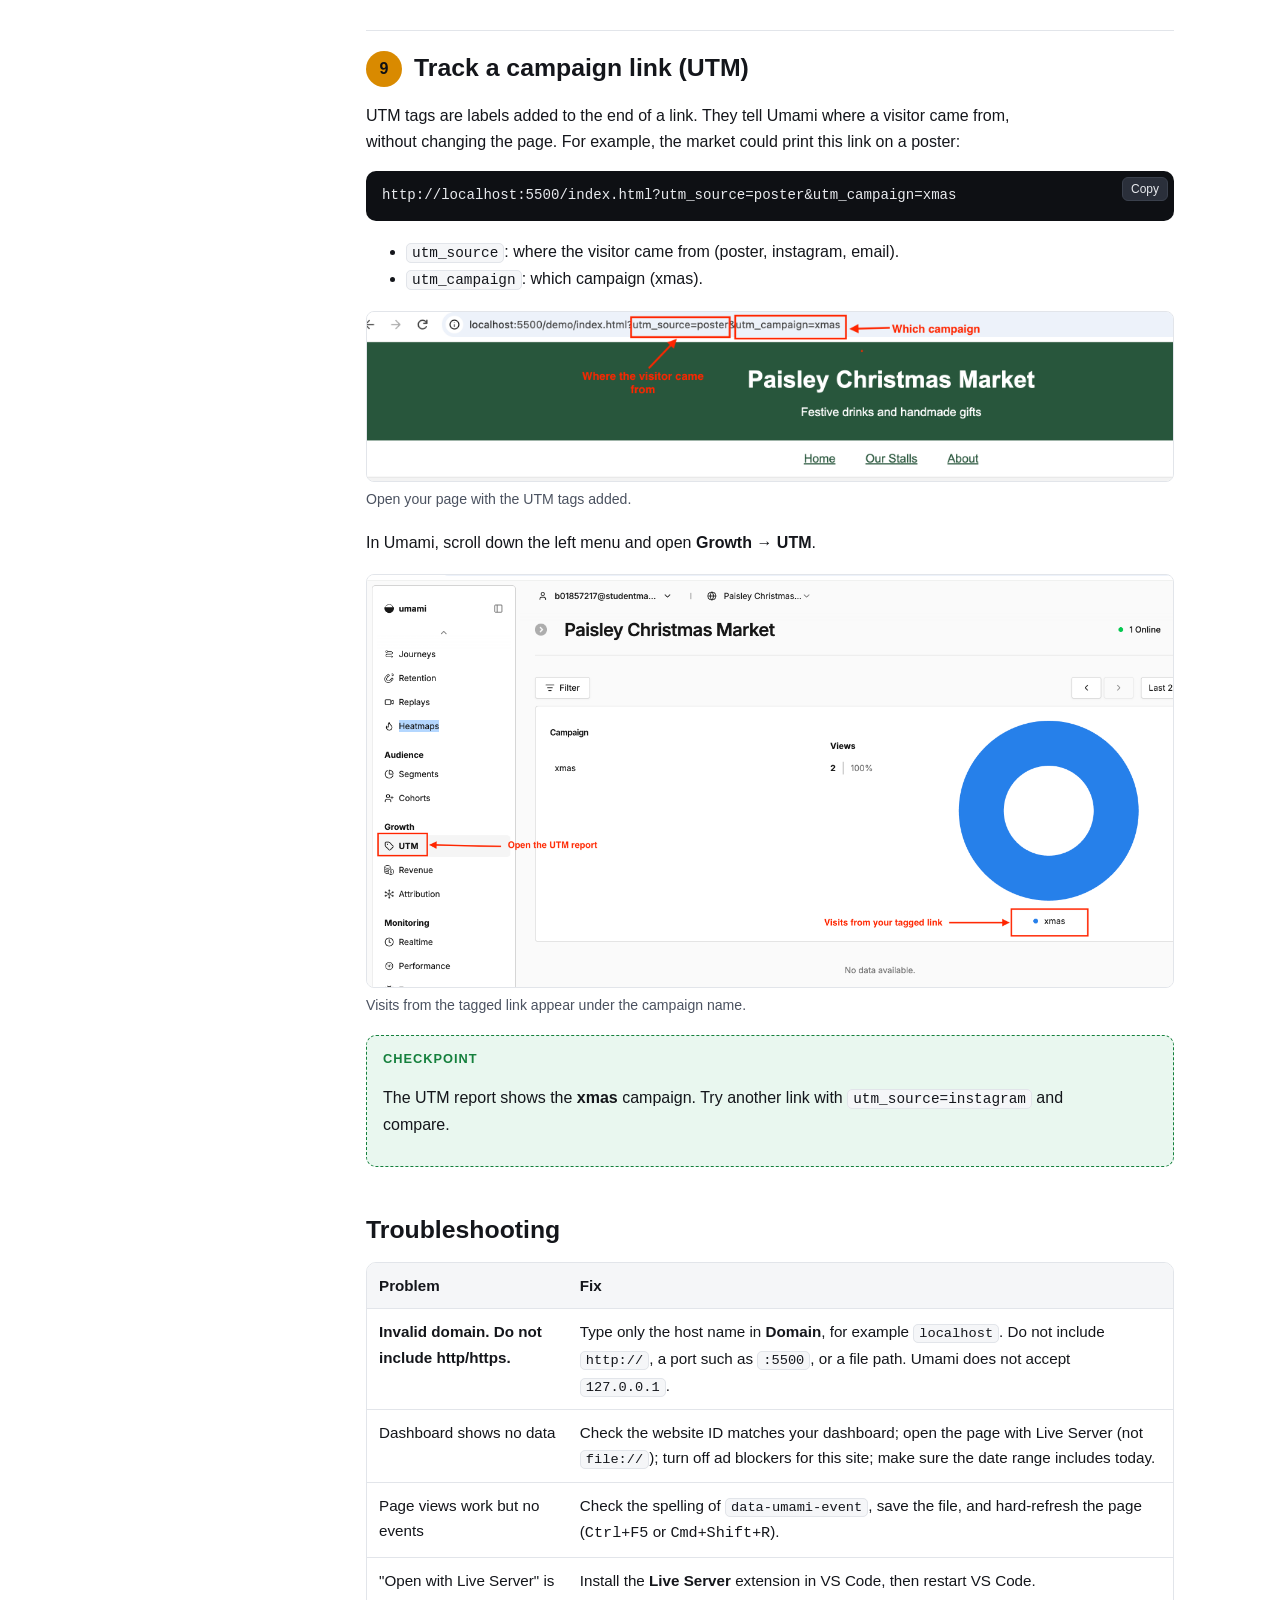
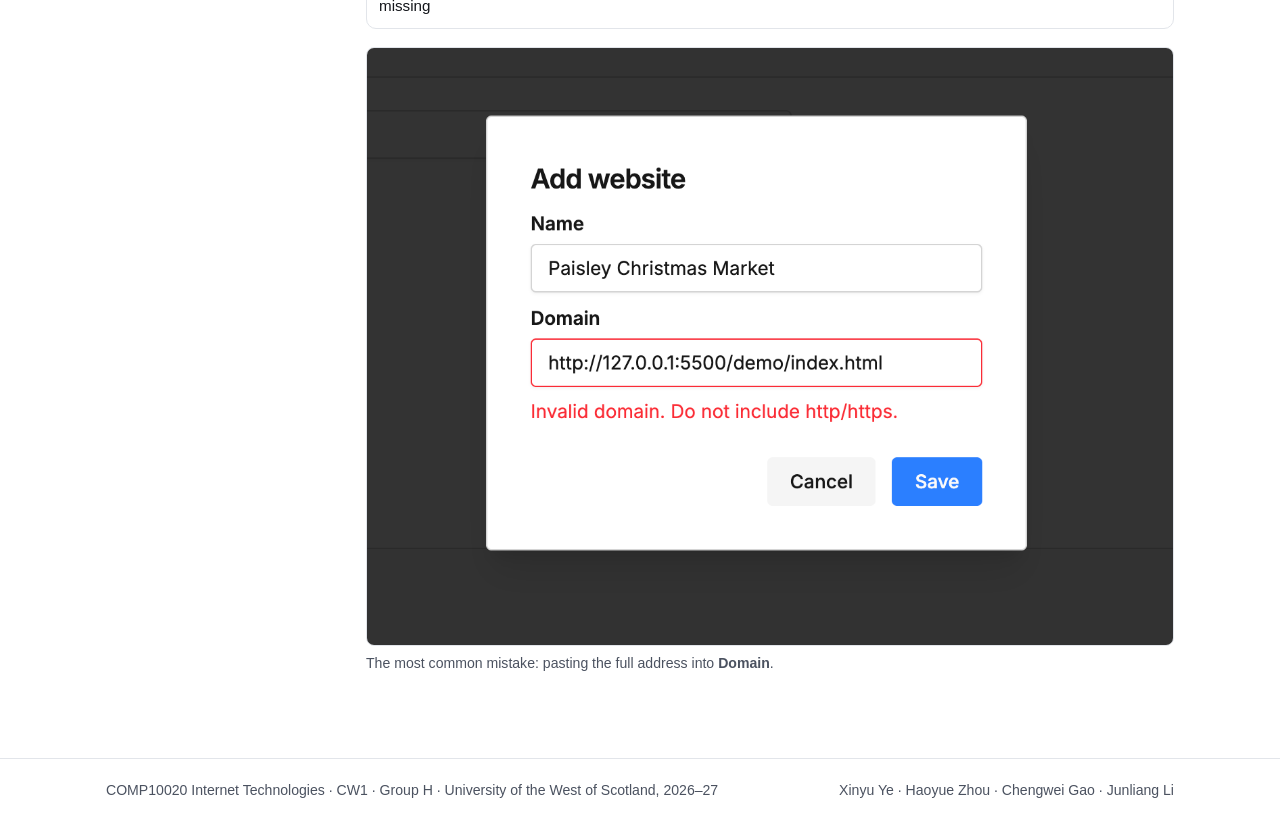
<file: tutorial.html>
<!doctype html>
<html lang="en-GB">
<head>
<meta charset="utf-8">
<meta name="viewport" content="width=device-width, initial-scale=1">
<title>Tutorial | Umami – Group H</title>
<meta name="description" content="Step-by-step tutorial: track a website with Umami Cloud – page views, button clicks and campaign links.">
<link rel="stylesheet" href="assets/style.css">
<script src="assets/main.js" defer></script>
</head>
<body>
<header class="site-header"><div class="inner">
  <a class="brand" href="index.html"><span class="dot"></span>Umami <small>&middot; Group H</small></a>
  <nav class="nav" aria-label="Main">
    <a href="index.html">Home</a>
    <a href="presentation.html">Presentation</a>
    <a href="notes.html">Notes</a>
    <a href="cheatsheet.html">Cheat sheet</a>
    <a href="tutorial.html">Tutorial</a>
    <a href="references.html">References</a>
  </nav>
</div></header>
<main class="wrap">
  <p class="eyebrow">Tutorial</p>
  <h1 class="page-title">Track your website with Umami Cloud</h1>
  <p class="lead">Learn how to use Umami step by step: create an account, add a website, connect it, and read page views, button clicks and campaign links in your dashboard. We use our Paisley Christmas Market page as the example, but you can follow along with any website of your own.</p>
  <div class="meta">
    <span class="pill">About 30 minutes</span>
    <span class="pill">Level: beginner</span>
    <span class="pill">Needs: a web browser, VS Code</span>
    <span class="pill">Umami Cloud</span>
  </div>

  <div class="with-toc">
    <nav class="toc" aria-label="Steps">
      <strong>Steps</strong>
      <a href="#before">Before you start</a>
      <a href="#s1">1. Create an account</a>
      <a href="#s2">2. Add your website</a>
      <a href="#s3">3. Copy the tracking code</a>
      <a href="#s4">4. Get a website to track</a>
      <a href="#s5">5. Connect the website</a>
      <a href="#s6">6. Open it on localhost</a>
      <a href="#s7">7. Check page views</a>
      <a href="#s8">8. Track button clicks</a>
      <a href="#s9">9. Track a campaign link</a>
      <a href="#trouble">Troubleshooting</a>
    </nav>

    <div>
      <section id="before">
        <h2>Before you start</h2>
        <p><b>What you will do:</b> connect a website to Umami Cloud and answer three questions from the dashboard: how many people visited, which button was clicked most, and which link brought visitors in.</p>
        <ul>
          <li>A web browser (Chrome, Edge, Safari or Firefox).</li>
          <li><b>VS Code</b> with the <b>Live Server</b> extension installed (search for "Live Server" in the Extensions panel).</li>
          <li>An email address to sign up for Umami Cloud (the free plan is enough).</li>
        </ul>
      </section>

      <section class="step" id="s1">
        <h2><span class="n">1</span>Create an Umami Cloud account</h2>
        <p>Go to <a href="https://umami.is">umami.is</a> and click <b>Sign up</b>. Register with your email address and log in (Umami Software, n.d.h).</p>
        <figure><img src="images/tutorial/01-umami-home.png" alt="The umami.is home page with the Sign up button highlighted" loading="lazy"><figcaption>The Umami home page. Click <b>Sign up</b> to create a free account.</figcaption></figure>
      </section>

      <section class="step" id="s2">
        <h2><span class="n">2</span>Add your website</h2>
        <p>After logging in, click <b>Websites</b> in the left menu, then click <b>+ Add website</b>.</p>
        <figure><img src="images/tutorial/02-websites.png" alt="The Websites page in Umami Cloud with the Add website button" loading="lazy"><figcaption>The Websites page lists every site you track.</figcaption></figure>
        <p>Fill in the form:</p>
        <ul>
          <li><b>Name:</b> any name you will recognise, for example <code>Paisley Christmas Market</code>.</li>
          <li><b>Domain:</b> where the site runs. We test on our own computer, so type <code>localhost</code>. For a site on GitHub Pages it would be <code>yourname.github.io</code>.</li>
        </ul>
        <figure><img src="images/tutorial/03-add-website-form.png" alt="The Add website form with Name and Domain fields" loading="lazy"><figcaption>Type only the host name in <b>Domain</b>: no <code>http://</code>, no port number and no file path.</figcaption></figure>
        <p>Click <b>Save</b>.</p>
      </section>

      <section class="step" id="s3">
        <h2><span class="n">3</span>Copy the tracking code</h2>
        <p>After saving, Umami shows the <b>Tracking code</b> for your website. It is one <code>&lt;script&gt;</code> tag with two important parts:</p>
        <ul>
          <li><code>src</code>: the address of the Umami tracker script.</li>
          <li><code>data-website-id</code>: the ID that links your pages to this dashboard.</li>
        </ul>
        <figure><img src="images/tutorial/04-tracking-code.png" alt="The Tracking code dialog showing the script tag" loading="lazy"><figcaption>Click the copy icon and keep the code somewhere safe. Use your own website ID, not the one in our screenshot.</figcaption></figure>
        <p>If you close this window, you can find the code again: on the Websites page, click the <b>edit</b> (pencil) icon next to your site. Clicking the website name opens its dashboard.</p>
        <figure><img src="images/tutorial/05-website-list.png" alt="The Websites list showing Paisley Christmas Market with localhost as its domain" loading="lazy"><figcaption>Your new website in the list.</figcaption></figure>
      </section>

      <section class="step" id="s4">
        <h2><span class="n">4</span>Get a website to track</h2>
        <p>You can use <b>any website of your own</b>. If you do not have one, download ours:</p>
        <p><a class="print-btn" href="downloads/paisley-demo.zip" download>Download our demo website (.zip)</a></p>
        <p>Unzip it and open the folder in VS Code. It contains <code>index.html</code>, <code>styles.css</code>, <code>app.js</code> and <code>umami-config.js</code>. Analytics is switched off until you add your own details in the next step.</p>
      </section>

      <section class="step" id="s5">
        <h2><span class="n">5</span>Connect the website to Umami</h2>
        <p><b>Using our demo website:</b> open <code>umami-config.js</code> and paste the two values from your tracking code, then save (<kbd>Ctrl</kbd>+<kbd>S</kbd> or <kbd>Cmd</kbd>+<kbd>S</kbd>):</p>
        <div class="code"><div class="file">umami-config.js</div><pre>window.PAISLEY_UMAMI = {
  scriptUrl: 'https://cloud.umami.is/script.js',
  websiteId: 'YOUR-WEBSITE-ID'
};</pre></div>
        <figure><img src="images/tutorial/06-config.png" alt="umami-config.js in VS Code with scriptUrl and websiteId filled in" loading="lazy"><figcaption>Paste the <code>src</code> URL into <code>scriptUrl</code> and the ID inside the quotes after <code>data-website-id</code> into <code>websiteId</code>.</figcaption></figure>
        <p><b>Using your own website:</b> paste the whole tracking code inside the <code>&lt;head&gt;</code> of every page (Umami Software, n.d.a):</p>
        <div class="code"><div class="file">your-page.html</div><pre>&lt;head&gt;
  ...
  &lt;script defer src="https://cloud.umami.is/script.js" data-website-id="YOUR-WEBSITE-ID"&gt;&lt;/script&gt;
&lt;/head&gt;</pre></div>
      </section>

      <section class="step" id="s6">
        <h2><span class="n">6</span>Open the website on localhost</h2>
        <p>The tracker needs the page to be served over <code>http://</code>. Double-clicking the file opens it as <code>file://</code>, and nothing is recorded. In VS Code, right-click <code>index.html</code> and choose <b>Open with Live Server</b>.</p>
        <figure><img src="images/tutorial/06-live-server.png" alt="VS Code right-click menu with Open with Live Server" loading="lazy"><figcaption>Right-click <code>index.html</code> &rarr; <b>Open with Live Server</b>.</figcaption></figure>
        <p>Live Server may open <code>127.0.0.1:5500</code>. This is the same computer as <code>localhost</code>; you can change the address bar to <code>localhost:5500</code> so it matches the domain you entered.</p>
        <figure><img src="images/tutorial/06-site-running.png" alt="The Paisley Christmas Market site open at localhost:5500" loading="lazy"><figcaption>The website running on localhost. The two <b>Book this stall</b> buttons will be used in step 8.</figcaption></figure>
      </section>

      <section class="step" id="s7">
        <h2><span class="n">7</span>Check page views</h2>
        <p>Click around the website for a moment. Then, in Umami, go to <b>Websites</b> and click your website's name to open the <b>Overview</b>.</p>
        <figure><img src="images/tutorial/07-overview.png" alt="Umami Overview showing visitors, visits, views, bounce rate and visit duration" loading="lazy"><figcaption>The Overview after our test visit.</figcaption></figure>
        <div class="table-wrap"><table>
          <tr><th>Metric</th><th>Meaning</th></tr>
          <tr><td><b>Visitors</b></td><td>Unique visitors, estimated with a monthly hash instead of a cookie</td></tr>
          <tr><td><b>Visits</b></td><td>A new visit starts after 30 minutes without activity</td></tr>
          <tr><td><b>Views</b></td><td>Pages loaded</td></tr>
          <tr><td><b>Bounce rate</b></td><td>Visits that viewed only one page</td></tr>
          <tr><td><b>Visit duration</b></td><td>Time from the first to the last action in a visit</td></tr>
        </table></div>
        <p>Source: Umami Software (n.d.f).</p>
        <div class="checkpoint"><p>The Overview shows at least 1 visitor and 1 view. If it shows 0, wait a minute, refresh, and check the date range in the top right.</p></div>
      </section>

      <section class="step" id="s8">
        <h2><span class="n">8</span>Track button clicks</h2>
        <p>Page views do not tell us which stall people are interested in. In our demo, each button already has two extra attributes (Umami Software, n.d.g):</p>
        <div class="code"><div class="file">index.html</div><pre>&lt;button data-umami-event="Book stall" data-umami-event-stall="mulled-wine"&gt;Book this stall&lt;/button&gt;
&lt;button data-umami-event="Book stall" data-umami-event-stall="crafts"&gt;Book this stall&lt;/button&gt;</pre></div>
        <div class="table-wrap"><table>
          <tr><th>Attribute</th><th>Meaning</th></tr>
          <tr><td><code>data-umami-event="Book stall"</code></td><td>The event name, recorded each time the button is clicked</td></tr>
          <tr><td><code>data-umami-event-stall="..."</code></td><td>A property called <code>stall</code>, so we can tell the buttons apart</td></tr>
        </table></div>
        <p>On your own site, add the same attributes to any button or link you want to count. Click each button a few times, then open <b>Events</b> in the left menu of your website dashboard.</p>
        <figure><img src="images/tutorial/08-events.png" alt="Umami Events page showing 15 events and a list of Book stall clicks" loading="lazy"><figcaption>Every click is recorded as an event. The <b>Properties</b> tab lists each click with its <code>stall</code> value.</figcaption></figure>
        <p>To compare the stalls, choose <code>stall</code> in the <b>Property</b> box.</p>
        <figure><img src="images/tutorial/08-property-select.png" alt="Property drop-down set to stall" loading="lazy"><figcaption>Choose the <code>stall</code> property.</figcaption></figure>
        <figure><img src="images/tutorial/08-properties.png" alt="Table and donut chart: mulled-wine 8 clicks, crafts 7 clicks" loading="lazy"><figcaption>Total clicks per stall in our test.</figcaption></figure>
        <div class="checkpoint"><p>The Events page lists <b>Book stall</b>, and the <code>stall</code> property shows a count for each button you clicked.</p></div>
        <div class="callout warn"><span class="label">Think about it</span>Clicking the same button five times records five events. A click shows interest; it is not a confirmed booking.</div>
      </section>

      <section class="step" id="s9">
        <h2><span class="n">9</span>Track a campaign link (UTM)</h2>
        <p>UTM tags are labels added to the end of a link. They tell Umami where a visitor came from, without changing the page. For example, the market could print this link on a poster:</p>
        <div class="code"><pre>http://localhost:5500/index.html?utm_source=poster&amp;utm_campaign=xmas</pre></div>
        <ul>
          <li><code>utm_source</code>: where the visitor came from (poster, instagram, email).</li>
          <li><code>utm_campaign</code>: which campaign (xmas).</li>
        </ul>
        <figure><img src="images/tutorial/09-utm-link.png" alt="Browser address bar with utm_source=poster and utm_campaign=xmas" loading="lazy"><figcaption>Open your page with the UTM tags added.</figcaption></figure>
        <p>In Umami, scroll down the left menu and open <b>Growth &rarr; UTM</b>.</p>
        <figure><img src="images/tutorial/09-utm-report.png" alt="Umami UTM report showing the xmas campaign" loading="lazy"><figcaption>Visits from the tagged link appear under the campaign name.</figcaption></figure>
        <div class="checkpoint"><p>The UTM report shows the <b>xmas</b> campaign. Try another link with <code>utm_source=instagram</code> and compare.</p></div>
      </section>

      <h2 id="trouble">Troubleshooting</h2>
      <div class="table-wrap"><table>
        <tr><th>Problem</th><th>Fix</th></tr>
        <tr><td><b>Invalid domain. Do not include http/https.</b></td><td>Type only the host name in <b>Domain</b>, for example <code>localhost</code>. Do not include <code>http://</code>, a port such as <code>:5500</code>, or a file path. Umami does not accept <code>127.0.0.1</code>.</td></tr>
        <tr><td>Dashboard shows no data</td><td>Check the website ID matches your dashboard; open the page with Live Server (not <code>file://</code>); turn off ad blockers for this site; make sure the date range includes today.</td></tr>
        <tr><td>Page views work but no events</td><td>Check the spelling of <code>data-umami-event</code>, save the file, and hard-refresh the page (<kbd>Ctrl</kbd>+<kbd>F5</kbd> or <kbd>Cmd</kbd>+<kbd>Shift</kbd>+<kbd>R</kbd>).</td></tr>
        <tr><td>"Open with Live Server" is missing</td><td>Install the <b>Live Server</b> extension in VS Code, then restart VS Code.</td></tr>
      </table></div>
      <figure><img src="images/tutorial/03-invalid-domain.png" alt="Add website form showing the Invalid domain error" loading="lazy"><figcaption>The most common mistake: pasting the full address into <b>Domain</b>.</figcaption></figure>
    </div>
  </div>
</main>

<footer class="site-footer"><div class="inner">
  <span>COMP10020 Internet Technologies &middot; CW1 &middot; Group H &middot; University of the West of Scotland, 2026&ndash;27</span>
  <span>Xinyu Ye &middot; Haoyue Zhou &middot; Chengwei Gao &middot; Junliang Li</span>
</div></footer>
</body>
</html>
</file>
<file: assets/style.css>
/* Umami CW1 – Group H. Theme follows our slide deck: ink + amber. */
:root {
  --bg: #ffffff;
  --bg-soft: #f5f6f8;
  --ink: #14161b;
  --ink-soft: #4b5260;
  --line: #e2e5ea;
  --accent: #d98a00;
  --accent-strong: #b36f00;
  --accent-tint: #fff4e0;
  --good: #15803d;
  --good-tint: #e9f7ef;
  --bad: #b42318;
  --bad-tint: #fdecea;
  --code-bg: #0e1014;
  --code-ink: #e8eaee;
  --hero-bg: #0e1014;
  --hero-ink: #ffffff;
  --radius: 10px;
  --maxw: 1100px;
  color-scheme: light;
}
@media (prefers-color-scheme: dark) {
  :root {
    --bg: #0e1014;
    --bg-soft: #171a21;
    --ink: #eceef2;
    --ink-soft: #a3aab6;
    --line: #2a2f3a;
    --accent: #f5a524;
    --accent-strong: #f5a524;
    --accent-tint: #2a2416;
    --good: #34d399;
    --good-tint: #12261d;
    --bad: #f87171;
    --bad-tint: #2a1515;
    --code-bg: #000000;
    --hero-bg: #000000;
    color-scheme: dark;
  }
}

* { box-sizing: border-box; }
html { scroll-behavior: smooth; }
body {
  margin: 0;
  background: var(--bg);
  color: var(--ink);
  font: 16px/1.65 -apple-system, BlinkMacSystemFont, "Segoe UI", Roboto, "Helvetica Neue", Arial, sans-serif;
}
img { max-width: 100%; height: auto; }
a { color: var(--accent-strong); }
a:hover { text-decoration-thickness: 2px; }
code, pre, kbd { font-family: "SFMono-Regular", Consolas, "Liberation Mono", Menlo, monospace; }
:not(pre) > code {
  background: var(--bg-soft);
  border: 1px solid var(--line);
  padding: 1px 5px;
  border-radius: 5px;
  font-size: 0.9em;
  overflow-wrap: anywhere;
}

/* ---------- header / nav ---------- */
.site-header {
  background: var(--hero-bg);
  color: var(--hero-ink);
  position: sticky;
  top: 0;
  z-index: 10;
  border-bottom: 1px solid #2a2f3a;
}
.site-header .inner {
  max-width: var(--maxw);
  margin: 0 auto;
  padding: 10px 16px;
  display: flex;
  align-items: center;
  gap: 16px;
  flex-wrap: wrap;
}
.brand {
  color: #fff;
  text-decoration: none;
  font-weight: 700;
  letter-spacing: 0.2px;
  display: flex;
  align-items: center;
  gap: 8px;
}
.brand .dot { width: 10px; height: 10px; border-radius: 50%; background: #f5a524; display: inline-block; }
.brand small { color: #a3aab6; font-weight: 500; }
.nav { display: flex; gap: 4px; flex-wrap: wrap; margin-left: auto; }
.nav a {
  color: #c9ced8;
  text-decoration: none;
  padding: 6px 10px;
  border-radius: 6px;
  font-size: 0.95rem;
}
.nav a:hover { color: #fff; background: #1f232c; }
.nav a[aria-current="page"] { color: #0e1014; background: #f5a524; font-weight: 600; }

/* ---------- layout ---------- */
.wrap { max-width: var(--maxw); margin: 0 auto; padding: 32px 16px 64px; }
.page-title { margin: 0 0 6px; font-size: clamp(1.8rem, 4vw, 2.5rem); line-height: 1.2; }
.lead { color: var(--ink-soft); font-size: 1.12rem; margin: 0 0 24px; max-width: 760px; }
.eyebrow { color: var(--accent-strong); font-weight: 700; font-size: 0.8rem; letter-spacing: 2px; text-transform: uppercase; margin: 0 0 6px; }
h2 { margin: 48px 0 12px; font-size: 1.55rem; line-height: 1.25; scroll-margin-top: 80px; }
h3 { margin: 28px 0 8px; font-size: 1.2rem; scroll-margin-top: 80px; }
p, li { max-width: 78ch; }

.with-toc { display: grid; grid-template-columns: 220px minmax(0, 1fr); gap: 40px; align-items: start; }
.toc { position: sticky; top: 80px; font-size: 0.92rem; border-left: 2px solid var(--line); padding-left: 14px; }
.toc strong { display: block; margin-bottom: 6px; font-size: 0.8rem; letter-spacing: 1.5px; text-transform: uppercase; color: var(--ink-soft); }
.toc a { display: block; color: var(--ink-soft); text-decoration: none; padding: 3px 0; }
.toc a:hover { color: var(--accent-strong); }
@media (max-width: 860px) {
  .with-toc { grid-template-columns: minmax(0, 1fr); gap: 8px; }
  .toc { position: static; border-left: 0; padding: 12px 14px; background: var(--bg-soft); border-radius: var(--radius); }
}

/* ---------- hero ---------- */
.hero { background: var(--hero-bg); color: var(--hero-ink); }
.hero .inner { max-width: var(--maxw); margin: 0 auto; padding: 56px 16px 48px; }
.hero h1 { font-size: clamp(2rem, 5.5vw, 3.2rem); line-height: 1.12; margin: 8px 0 12px; }
.hero p { color: #c9ced8; font-size: 1.15rem; max-width: 640px; }
.hero .eyebrow { color: #f5a524; }
.team { display: flex; flex-wrap: wrap; gap: 10px 28px; margin-top: 28px; padding-top: 18px; border-top: 1px solid #2a2f3a; }
.team div { font-size: 0.95rem; }
.team b { display: block; color: #fff; }
.team span { color: #8b93a1; font-size: 0.85rem; }

/* ---------- cards / callouts ---------- */
.grid { display: grid; gap: 16px; grid-template-columns: repeat(auto-fit, minmax(240px, 1fr)); }
.card {
  border: 1px solid var(--line);
  border-radius: var(--radius);
  padding: 18px 18px 16px;
  background: var(--bg);
}
a.card { text-decoration: none; color: inherit; display: block; transition: border-color .15s, transform .15s; }
a.card:hover { border-color: var(--accent); transform: translateY(-2px); }
.card h3 { margin: 0 0 6px; font-size: 1.1rem; }
.card p { margin: 0; color: var(--ink-soft); font-size: 0.96rem; }
.card .tag { display: inline-block; font-size: 0.75rem; font-weight: 700; color: var(--accent-strong); letter-spacing: 1px; text-transform: uppercase; margin-bottom: 6px; }

.callout { border-radius: var(--radius); padding: 14px 16px; margin: 18px 0; border: 1px solid var(--line); background: var(--bg-soft); }
.callout > :first-child { margin-top: 0; }
.callout > :last-child { margin-bottom: 0; }
.callout.key { background: var(--accent-tint); border-color: var(--accent); }
.callout.good { background: var(--good-tint); border-color: var(--good); }
.callout.warn { background: var(--bad-tint); border-color: var(--bad); }
.callout .label { font-weight: 700; display: block; margin-bottom: 4px; }

.question {
  font-size: clamp(1.25rem, 3vw, 1.6rem);
  font-weight: 700;
  border-left: 4px solid var(--accent);
  padding: 4px 0 4px 16px;
  margin: 24px 0;
}
@media (min-width: 960px) {
  .grid.cards-row {
    grid-template-columns: repeat(5, minmax(0, 1fr));
    gap: 14px;
  }
  .cards-row .card {
    padding: 16px 14px;
  }
  .cards-row .card p {
    font-size: 0.9rem;
  }
}

/* ---------- tables ---------- */
.table-wrap { overflow-x: auto; margin: 16px 0; border: 1px solid var(--line); border-radius: var(--radius); }
table { border-collapse: collapse; width: 100%; font-size: 0.95rem; }
th, td { text-align: left; padding: 10px 12px; border-bottom: 1px solid var(--line); vertical-align: top; }
th { background: var(--bg-soft); font-weight: 700; }
tr:last-child td { border-bottom: 0; }
td.hl, th.hl { background: var(--accent-tint); }

/* ---------- code ---------- */
.code { position: relative; margin: 14px 0 18px; }
.code .file {
  background: #1f232c; color: #c9ced8; font: 600 0.8rem/1 "SFMono-Regular", Consolas, monospace;
  padding: 8px 12px; border-radius: var(--radius) var(--radius) 0 0;
}
pre {
  background: var(--code-bg);
  color: var(--code-ink);
  padding: 14px 16px;
  border-radius: var(--radius);
  overflow-x: auto;
  font-size: 0.88rem;
  line-height: 1.55;
  margin: 0;
}
.code .file + pre { border-radius: 0 0 var(--radius) var(--radius); }
.copy {
  position: absolute; top: 6px; right: 6px;
  background: #2a2f3a; color: #e8eaee; border: 1px solid #3a404c;
  border-radius: 6px; font-size: 0.75rem; padding: 4px 8px; cursor: pointer;
}
.copy:hover { background: #3a404c; }
.code .file ~ .copy { top: 38px; }
.c-com { color: #8b93a1; }
.c-key { color: #f5a524; }
.c-str { color: #86efac; }

/* ---------- tutorial steps ---------- */
.meta { display: flex; flex-wrap: wrap; gap: 8px; margin: 0 0 24px; }
.pill { background: var(--bg-soft); border: 1px solid var(--line); border-radius: 999px; padding: 4px 12px; font-size: 0.88rem; }
.step { border-top: 1px solid var(--line); padding-top: 8px; margin-top: 36px; }
.step h2 { margin-top: 12px; display: flex; gap: 12px; align-items: center; }
.step h2 .n {
  flex: none; width: 36px; height: 36px; border-radius: 50%;
  background: var(--accent); color: #0e1014; display: inline-grid; place-items: center; font-size: 1rem;
}
.checkpoint { border: 1px dashed var(--good); background: var(--good-tint); border-radius: var(--radius); padding: 12px 16px; margin: 18px 0; }
.checkpoint::before { content: "Checkpoint"; display: block; font-weight: 700; color: var(--good); font-size: 0.8rem; letter-spacing: 1px; text-transform: uppercase; margin-bottom: 4px; }
figure { margin: 18px 0; }
figure img { border: 1px solid var(--line); border-radius: 8px; display: block; background: #fff; }
figcaption { color: var(--ink-soft); font-size: 0.88rem; margin-top: 6px; }
ol.tasks > li { margin: 6px 0; }

/* ---------- diagrams ---------- */
.diagram { margin: 18px 0; padding: 16px; border: 1px solid var(--line); border-radius: var(--radius); background: var(--bg-soft); overflow-x: auto; }
.diagram svg { display: block; min-width: 640px; width: 100%; height: auto; }
.diagram svg text { fill: var(--ink); font-family: inherit; }
.diagram svg .muted { fill: var(--ink-soft); }
.diagram svg .box { fill: var(--bg); stroke: var(--line); stroke-width: 1.5; }
.diagram svg .box.accent { fill: var(--accent-tint); stroke: var(--accent); stroke-width: 2; }
.diagram svg .arrow { stroke: var(--accent); stroke-width: 2; fill: none; }
.diagram svg .arrowhead { fill: var(--accent); }
.diagram svg .good { fill: var(--good); }
.diagram svg .bad { fill: var(--bad); }

/* ---------- slides ---------- */
.slides { display: grid; gap: 28px; }
.slide { display: grid; grid-template-columns: minmax(0, 3fr) minmax(0, 2fr); gap: 20px; align-items: start; }
.slide img { border-radius: 8px; border: 1px solid var(--line); }
.slide .who { font-size: 0.8rem; font-weight: 700; color: var(--accent-strong); letter-spacing: 1px; text-transform: uppercase; }
.slide h3 { margin: 2px 0 6px; }
.slide p { margin: 0; color: var(--ink-soft); }
@media (max-width: 760px) { .slide { grid-template-columns: 1fr; gap: 8px; } }

/* ---------- cheat sheet ---------- */
.sheet { display: grid; gap: 16px; grid-template-columns: repeat(auto-fit, minmax(min(100%, 440px), 1fr)); }
.sheet td code { white-space: nowrap; }
.sheet .copy { display: none; }
.sheet .card h3 { color: var(--accent-strong); font-size: 1rem; text-transform: uppercase; letter-spacing: 1px; }
.sheet table { font-size: 0.88rem; }
.sheet td, .sheet th { padding: 6px 8px; }
.sheet pre { font-size: 0.8rem; padding: 10px 12px; }
.print-btn { background: var(--accent); color: #0e1014; border: 0; border-radius: 8px; padding: 8px 14px; font-weight: 700; cursor: pointer; }
@media print {
  .site-header, .site-footer, .print-btn, .no-print { display: none !important; }
  body { font-size: 11px; background: #fff; color: #000; }
  .wrap { padding: 0; max-width: none; }
  .sheet { grid-template-columns: 1fr 1fr; gap: 8px; }
  .card { break-inside: avoid; padding: 8px; }
  pre { background: #f3f3f3 !important; color: #000 !important; }
}

/* ---------- references ---------- */
.refs li { margin: 10px 0; padding-left: 2.2em; text-indent: -2.2em; list-style: none; overflow-wrap: anywhere; }
.refs { padding-left: 0; }

/* ---------- footer ---------- */
.site-footer { border-top: 1px solid var(--line); color: var(--ink-soft); font-size: 0.88rem; }
.site-footer .inner { max-width: var(--maxw); margin: 0 auto; padding: 20px 16px 32px; display: flex; flex-wrap: wrap; gap: 8px 24px; justify-content: space-between; }
</file>
<file: demo/styles.css>
/* Simple styling for a classroom demonstration website. */
* { box-sizing: border-box; }

body {
  margin: 0;
  font-family: Arial, sans-serif;
  font-size: 16px;
  line-height: 1.6;
  color: #333;
  background: #f3f3f3;
}

header {
  padding: 25px 20px;
  text-align: center;
  color: white;
  background: #28563c;
}

header h1 { margin: 0; font-size: 32px; }
header p { margin: 6px 0 0; }

nav {
  padding: 12px 20px;
  text-align: center;
  background: white;
  border-bottom: 1px solid #ddd;
}

nav a { margin: 0 18px; color: #28563c; }
main { max-width: 900px; margin: 25px auto; padding: 0 20px; }
section { margin-bottom: 30px; }
h2 { margin-bottom: 10px; font-size: 24px; }
h3 { margin: 15px 0 8px; font-size: 21px; }
p { margin: 8px 0; }
.stall-list { display: grid; grid-template-columns: 1fr 1fr; gap: 20px; }

.stall {
  padding: 18px;
  background: white;
  border: 1px solid #ddd;
}

.stall img { display: block; width: 100%; height: 180px; object-fit: cover; }
.stall p { min-height: 52px; }

button {
  margin-top: 12px;
  padding: 10px 18px;
  border: 0;
  font: inherit;
  color: white;
  background: #28563c;
  cursor: pointer;
}

button:hover { background: #193e29; }
button:focus-visible, a:focus-visible { outline: 3px solid #b76229; outline-offset: 4px; }
.message { margin-top: 18px; padding: 15px; background: #e4eee5; border-left: 4px solid #28563c; }
#about { padding-top: 8px; }
footer { padding: 18px 20px; text-align: center; font-size: 13px; color: #666; background: #e5e5e5; }
[hidden] { display: none !important; }

@media (max-width: 600px) {
  header h1 { font-size: 27px; }
  nav a { margin: 0 12px; }
  .stall-list { grid-template-columns: 1fr; }
  .stall p { min-height: 0; }
}
</file>
